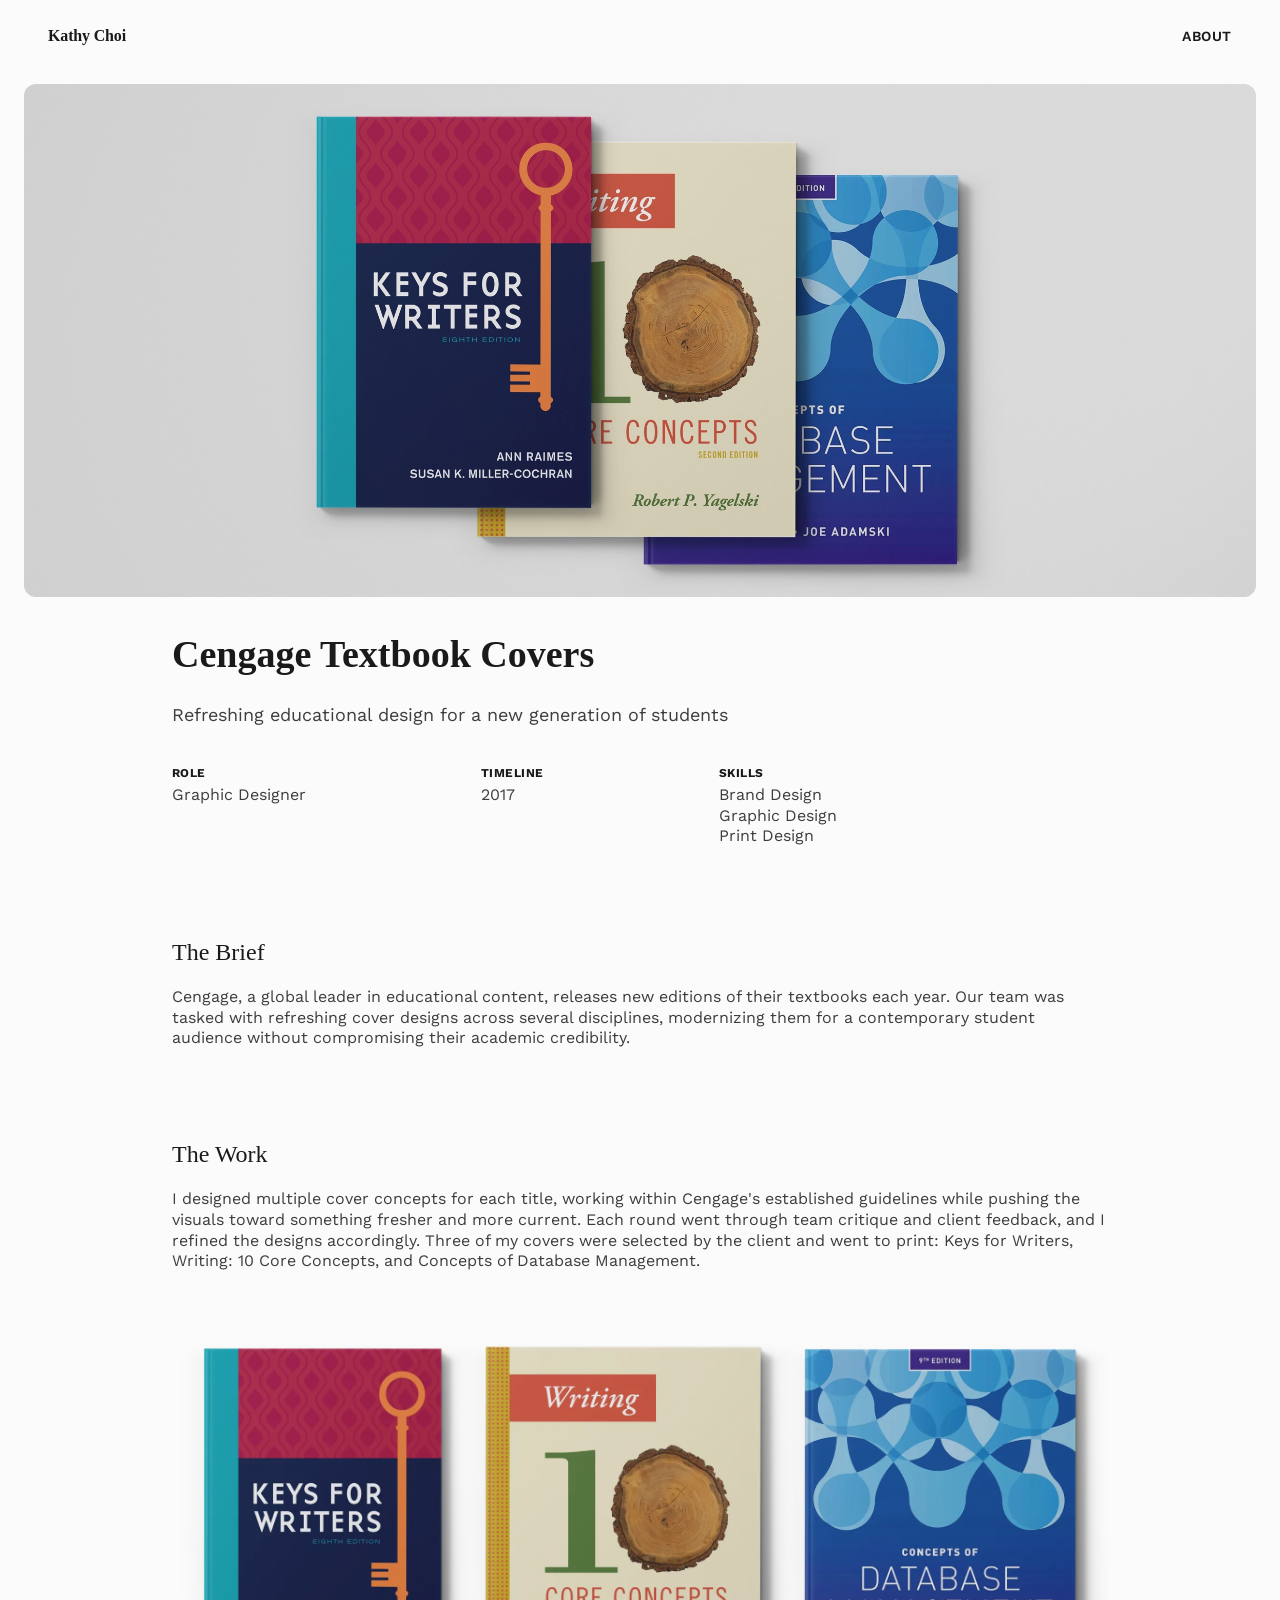
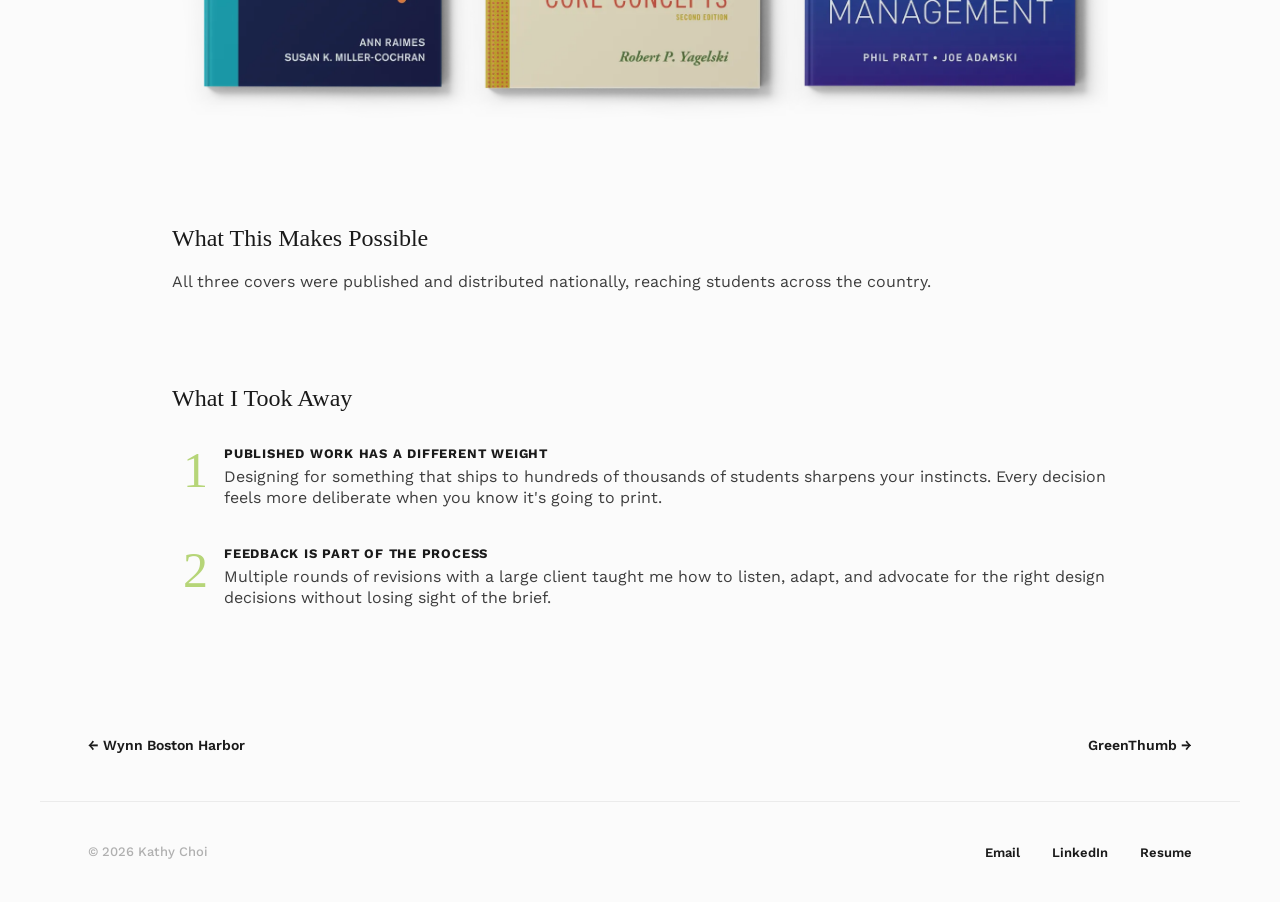
<file: projects/cengage-covers.html>
<!DOCTYPE html>
<html lang="en">
<head>
  <meta charset="UTF-8">
  <meta name="viewport" content="width=device-width, initial-scale=1.0">
  <title>Cengage Textbook Covers — Kathy Choi</title>
  <link rel="preconnect" href="https://fonts.googleapis.com">
  <link rel="preconnect" href="https://fonts.gstatic.com" crossorigin>
  <link href="https://fonts.googleapis.com/css2?family=Work+Sans:ital,wght@0,300;0,400;0,500;0,600;0,700;0,900;1,300;1,400;1,700;1,900&display=swap" rel="stylesheet">
  <link rel="icon" type="image/png" href="../images/k-logo.png">
  <link rel="stylesheet" href="../css/style.css">
</head>
<body>

  <!-- NAV -->
  <nav>
    <a href="../index.html" class="nav-logo">Kathy Choi</a>
    <ul class="nav-links">
      <li><a href="../about.html">About</a></li>
    </ul>
  </nav>

  <!-- TABLE OF CONTENTS -->
  <aside class="toc">
    <a href="../index.html" class="toc-back">&larr; Back</a>
    <ul>
      <li class="toc-star"><img src="../images/star.png" alt=""></li>
      <li><a href="#brief" class="toc-link">The Brief</a></li>
      <li><a href="#work" class="toc-link">The Work</a></li>
      <li><a href="#result" class="toc-link">What This<br>Makes Possible</a></li>
      <li><a href="#outcome" class="toc-link">What I Took Away</a></li>
    </ul>
  </aside>

  <div class="case-wrapper">

    <!-- HERO IMAGE -->
    <div class="case-hero">
      <img src="../images/cengage-hero.jpg" alt="Cengage textbook cover designs">
    </div>

    <!-- TITLE & META -->
    <div class="case-header fade-in">
      <h1>Cengage Textbook Covers</h1>
      <p class="case-subtitle">Refreshing educational design for a new generation of students</p>
      <div class="case-meta">
        <div class="case-meta-item">
          <h3>Role</h3>
          <p>Graphic Designer</p>
        </div>
        <div class="case-meta-item">
          <h3>Timeline</h3>
          <p>2017</p>
        </div>
        <div class="case-meta-item">
          <h3>Skills</h3>
          <p>Brand Design</p>
          <p>Graphic Design</p>
          <p>Print Design</p>
        </div>
      </div>
    </div>

    <!-- THE BRIEF -->
    <div class="case-section fade-in" id="brief">
      <h2>The Brief</h2>
      <p>
        Cengage, a global leader in educational content, releases new editions of their textbooks each year. Our team was tasked with refreshing cover designs across several disciplines, modernizing them for a contemporary student audience without compromising their academic credibility.
      </p>
    </div>

    <!-- THE WORK -->
    <div class="case-section fade-in" id="work">
      <h2>The Work</h2>
      <p>
        I designed multiple cover concepts for each title, working within Cengage's established guidelines while pushing the visuals toward something fresher and more current. Each round went through team critique and client feedback, and I refined the designs accordingly. Three of my covers were selected by the client and went to print: Keys for Writers, Writing: 10 Core Concepts, and Concepts of Database Management.
      </p>
    </div>

    <!-- THREE BOOKS IMAGE -->
    <div class="case-images fade-in">
      <img src="../images/three-books.webp" alt="Three published Cengage textbook covers" loading="lazy" style="width: 100%; display: block; border-radius: 8px;">
    </div>

    <!-- WHAT THIS MAKES POSSIBLE -->
    <div class="case-section fade-in" id="result">
      <h2>What This Makes Possible</h2>
      <p>
        All three covers were published and distributed nationally, reaching students across the country.
      </p>
    </div>

    <!-- WHAT I TOOK AWAY -->
    <div class="case-section fade-in" id="outcome">
      <h2>What I Took Away</h2>

      <div class="takeaway-list">
        <div class="takeaway-item">
          <span class="takeaway-number">1</span>
          <div>
            <h3>Published work has a different weight</h3>
            <p>Designing for something that ships to hundreds of thousands of students sharpens your instincts. Every decision feels more deliberate when you know it's going to print.</p>
          </div>
        </div>
        <div class="takeaway-item">
          <span class="takeaway-number">2</span>
          <div>
            <h3>Feedback is part of the process</h3>
            <p>Multiple rounds of revisions with a large client taught me how to listen, adapt, and advocate for the right design decisions without losing sight of the brief.</p>
          </div>
        </div>
      </div>
    </div>

  </div>

  <!-- PROJECT NAV -->
  <nav class="project-nav">
    <a href="wynn-kiosk.html" class="project-nav-link prev">&larr; Wynn Boston Harbor</a>
    <a href="greenthumb.html" class="project-nav-link next">GreenThumb &rarr;</a>
  </nav>

  <!-- FOOTER -->
  <footer>
    <p>&copy; 2026 Kathy Choi</p>
    <ul class="footer-links">
      <li><a href="mailto:kchoi1@sva.edu" class="email-copy" onclick="copyEmail(this)">Email<span class="copy-toast">Copied!</span></a></li>
      <li><a href="https://www.linkedin.com/in/kathy-choi-45417280" target="_blank">LinkedIn</a></li>
      <li><a href="https://drive.google.com/file/d/1y1ZLLrg5wSyGbIziBuMyG19BUab0SPnS/view?usp=sharing" target="_blank">Resume</a></li>
    </ul>
  </footer>

  <script>
    const observer = new IntersectionObserver((entries) => {
      entries.forEach(entry => {
        if (entry.isIntersecting) entry.target.classList.add('visible');
      });
    }, { threshold: 0.1 });
    document.querySelectorAll('.fade-in').forEach(el => observer.observe(el));

    // TOC position — align with case header, stick at nav
    const toc = document.querySelector('.toc');
    const caseHeader = document.querySelector('.case-header');
    function updateTocPos() {
      const headerTop = caseHeader.getBoundingClientRect().top;
      toc.style.top = Math.max(72, headerTop) + 'px';
    }
    window.addEventListener('scroll', updateTocPos);
    window.addEventListener('load', updateTocPos);

    // TOC dotted line — spans center of first to center of last link
    const tocUl = document.querySelector('.toc ul');
    const tocItems = document.querySelectorAll('.toc ul li:not(.toc-star)');
    const tocLine = document.createElement('div');
    tocLine.className = 'toc-line';
    tocUl.appendChild(tocLine);
    function updateTocLine() {
      const first = tocItems[0];
      const last = tocItems[tocItems.length - 1];
      const firstCenter = first.offsetTop + first.offsetHeight / 2;
      const lastCenter = last.offsetTop + last.offsetHeight / 2;
      tocLine.style.top = firstCenter + 'px';
      tocLine.style.height = (lastCenter - firstCenter) + 'px';
    }
    window.addEventListener('load', updateTocLine);

    // TOC active state + star position
    const tocLinks = document.querySelectorAll('.toc-link');
    const tocStar = document.querySelector('.toc-star');
    const sections = Array.from(tocLinks).map(link => document.querySelector(link.getAttribute('href')));
    function moveStar(activeLink) {
      if (!activeLink || !tocStar) return;
      const li = activeLink.parentElement;
      const starOffset = li.offsetTop + (activeLink.offsetHeight / 2) - (tocStar.offsetHeight / 2);
      tocStar.style.top = starOffset + 'px';
    }
    const tocObserver = new IntersectionObserver((entries) => {
      entries.forEach(entry => {
        if (entry.isIntersecting) {
          tocLinks.forEach(link => link.classList.remove('active'));
          const active = document.querySelector('.toc-link[href="#' + entry.target.id + '"]');
          if (active) {
            active.classList.add('active');
            moveStar(active);
          }
        }
      });
    }, { rootMargin: '-20% 0px -60% 0px' });
    sections.forEach(s => { if (s) tocObserver.observe(s); });

    function copyEmail(el) {
      try {
        const ta = document.createElement('textarea');
        ta.value = 'kchoi1@sva.edu';
        ta.style.position = 'fixed';
        ta.style.left = '-9999px';
        document.body.appendChild(ta);
        ta.select();
        document.execCommand('copy');
        document.body.removeChild(ta);
        const t = el.querySelector('.copy-toast');
        t.classList.add('show');
        setTimeout(() => t.classList.remove('show'), 1500);
      } catch(e) {}
    }

  </script>

</body>
</html>
</file>
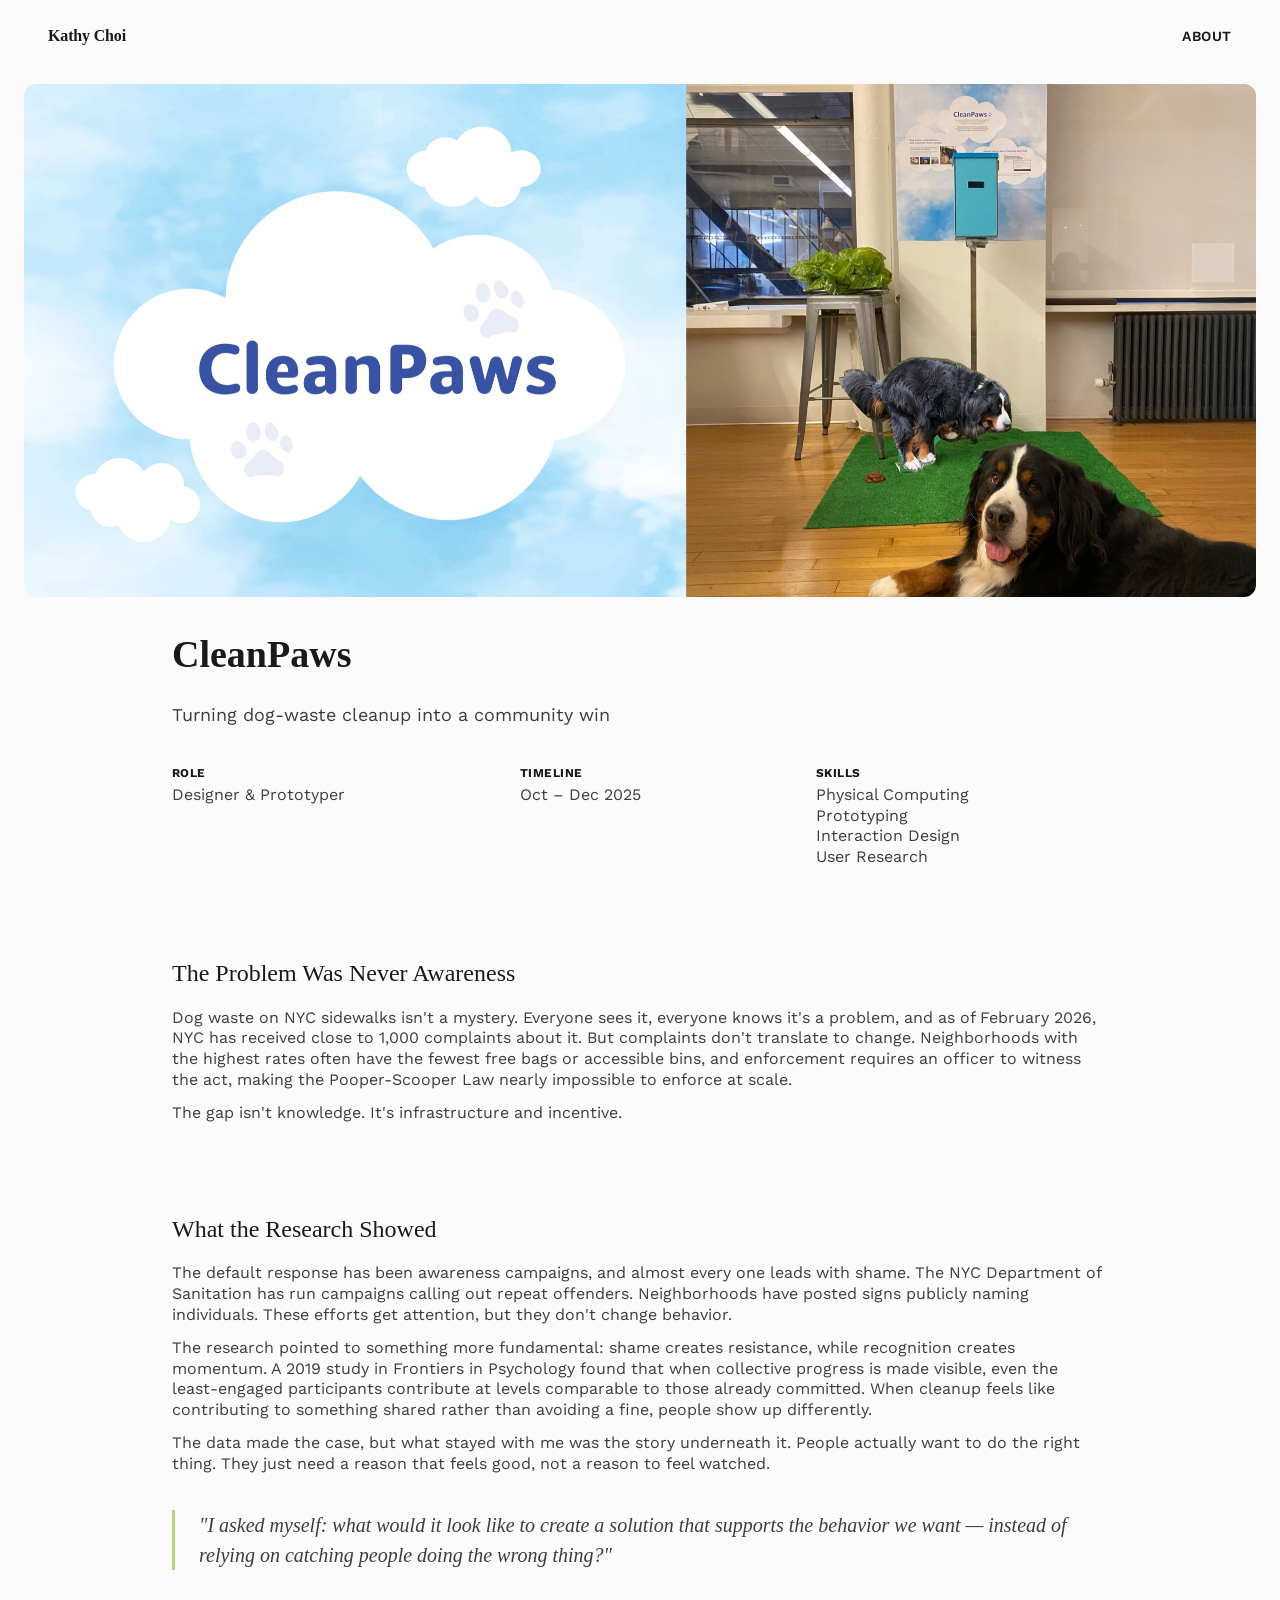
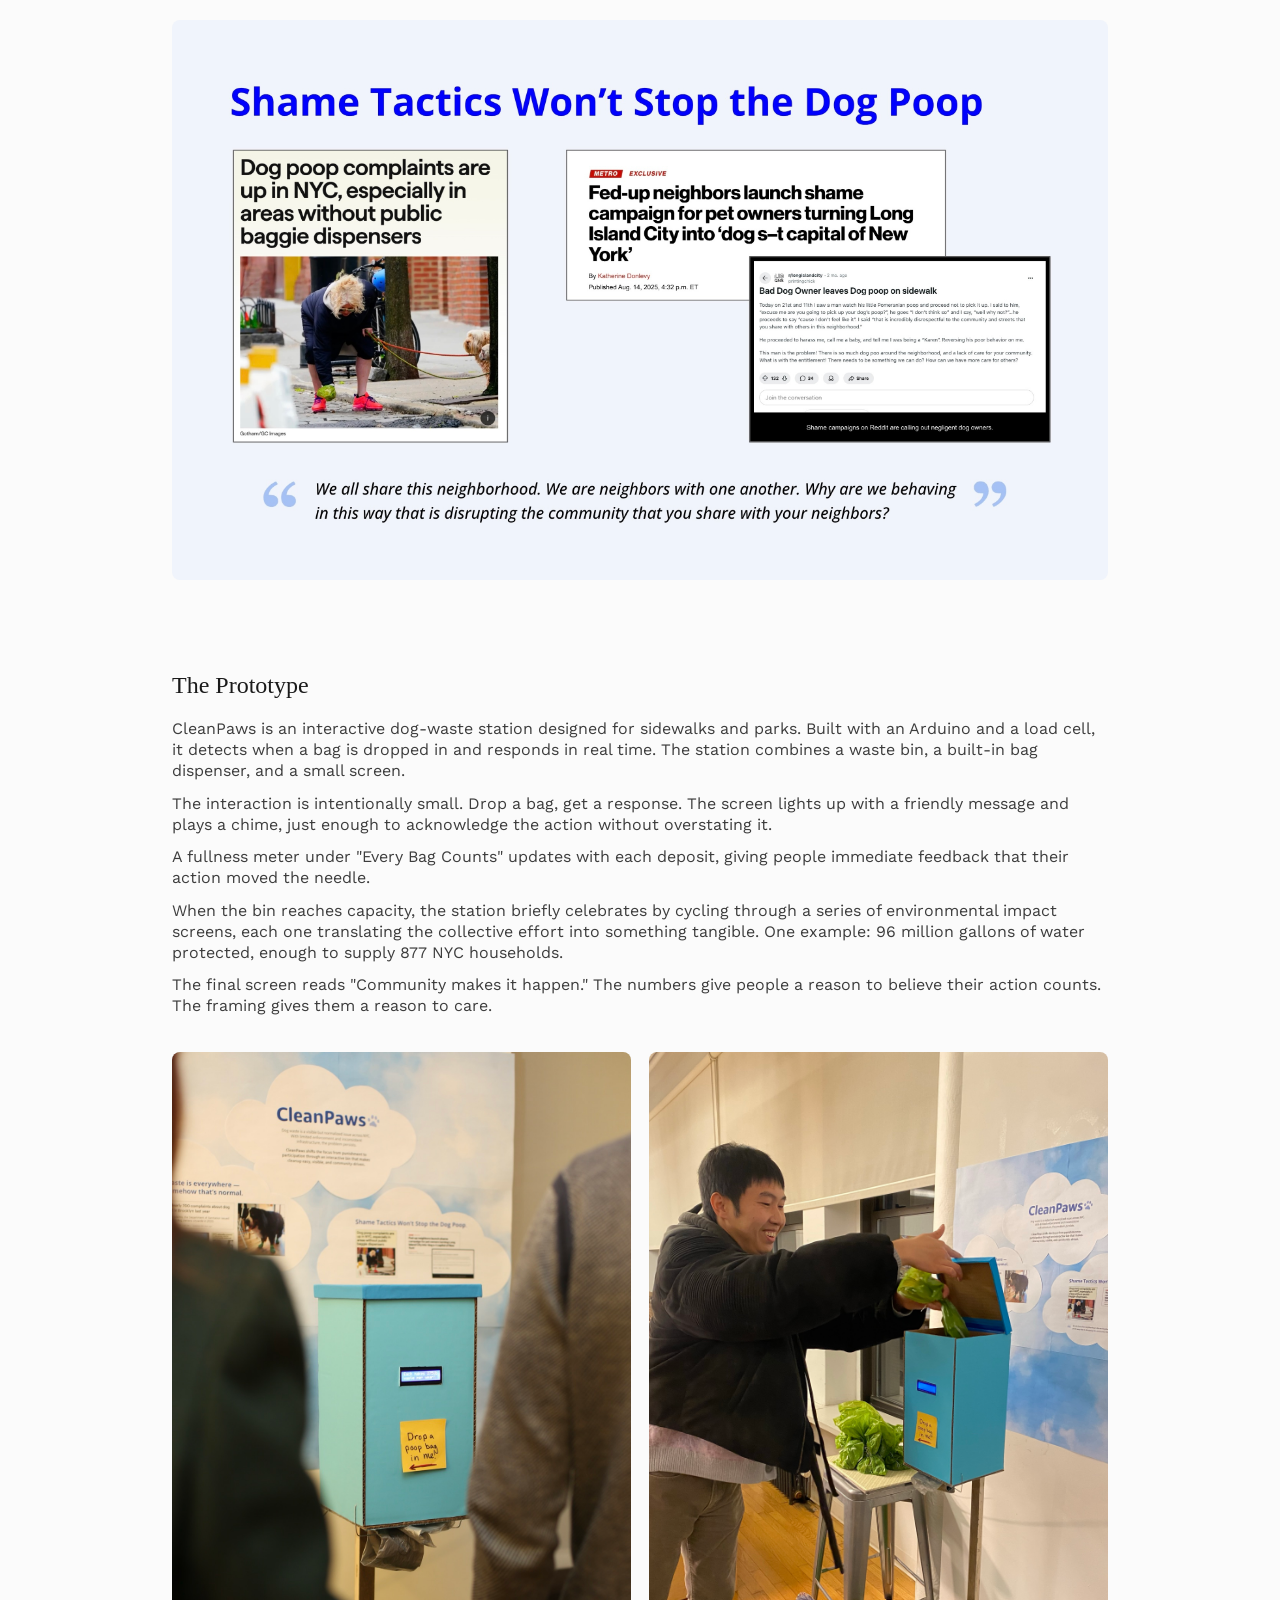
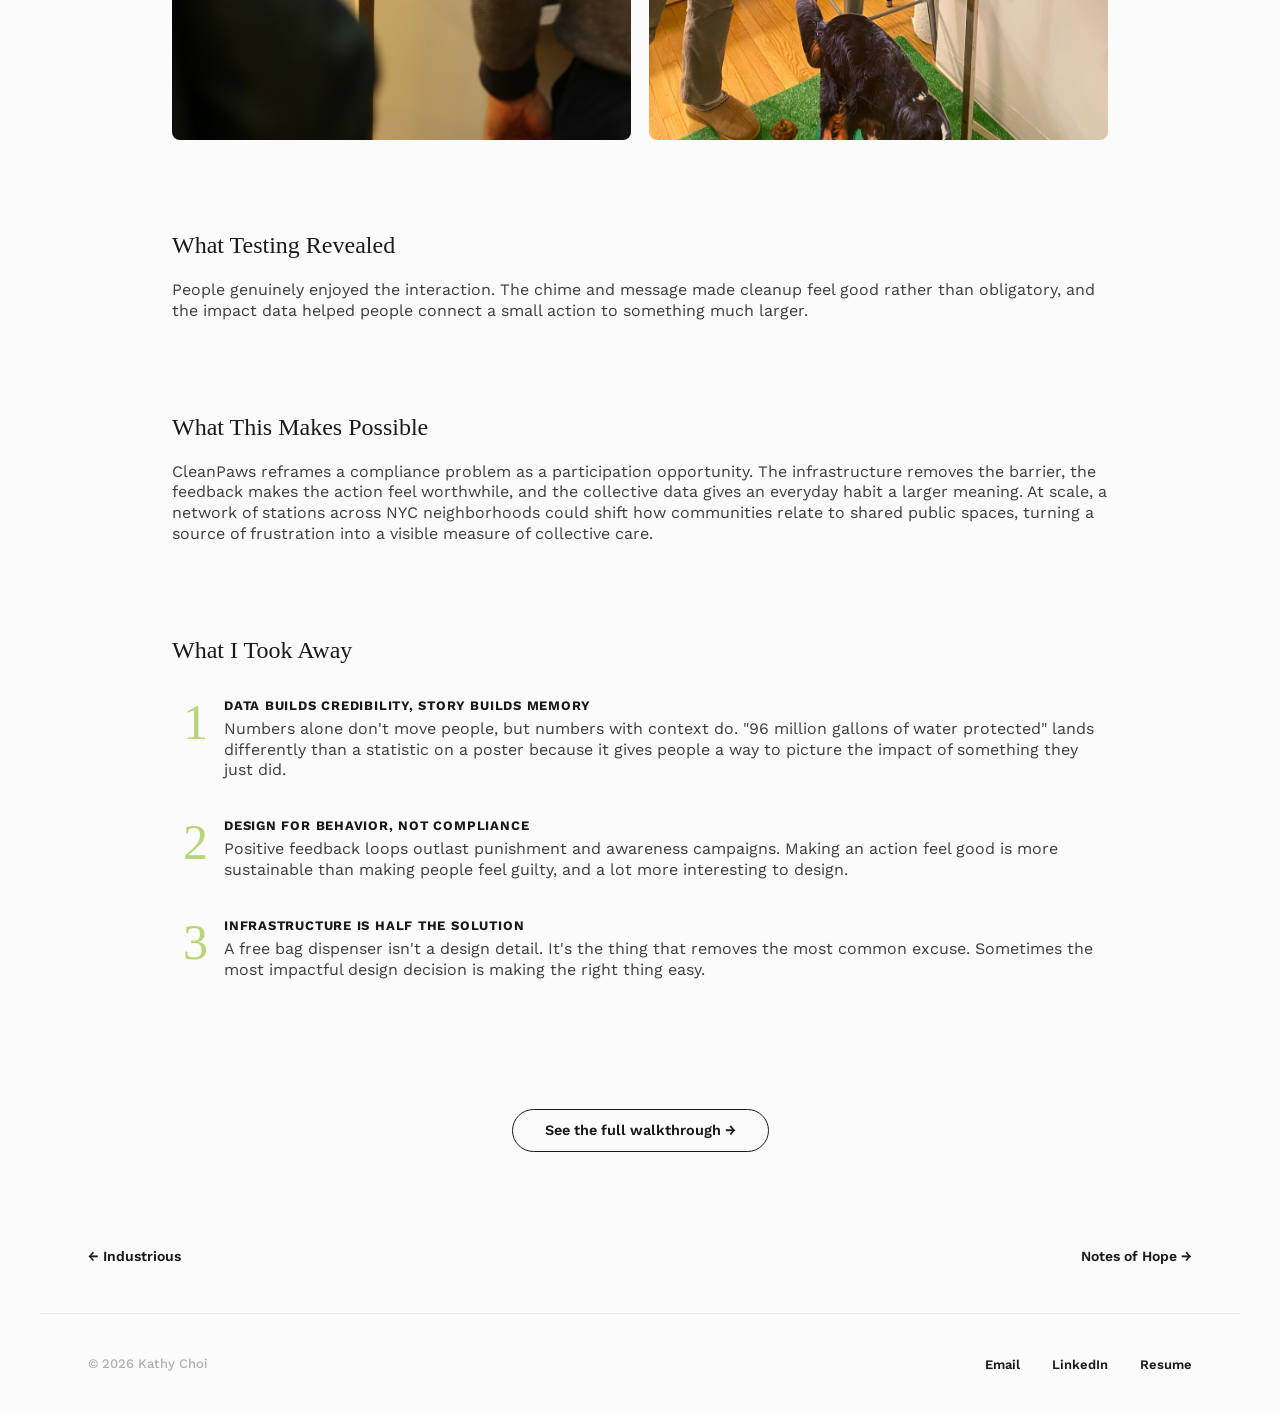
<file: projects/cleanpaws.html>
<!DOCTYPE html>
<html lang="en">
<head>
  <meta charset="UTF-8">
  <meta name="viewport" content="width=device-width, initial-scale=1.0">
  <title>CleanPaws — Kathy Choi</title>
  <link rel="preconnect" href="https://fonts.googleapis.com">
  <link rel="preconnect" href="https://fonts.gstatic.com" crossorigin>
  <link href="https://fonts.googleapis.com/css2?family=Work+Sans:ital,wght@0,300;0,400;0,500;0,600;0,700;0,900;1,300;1,400;1,700;1,900&display=swap" rel="stylesheet">
  <link rel="icon" type="image/png" href="../images/k-logo.png">
  <link rel="stylesheet" href="../css/style.css">
</head>
<body>

  <!-- NAV -->
  <nav>
    <a href="../index.html" class="nav-logo">Kathy Choi</a>
    <ul class="nav-links">
      <li><a href="../about.html">About</a></li>
    </ul>
  </nav>

  <!-- TABLE OF CONTENTS -->
  <aside class="toc">
    <a href="../index.html" class="toc-back">&larr; Back</a>
    <ul>
      <li class="toc-star"><img src="../images/star.png" alt=""></li>
      <li><a href="#problem" class="toc-link">The Problem Was<br>Never Awareness</a></li>
      <li><a href="#research" class="toc-link">What the<br>Research Showed</a></li>
      <li><a href="#solution" class="toc-link">The Prototype</a></li>
      <li><a href="#testing" class="toc-link">What Testing<br>Revealed</a></li>
      <li><a href="#possibilities" class="toc-link">What This<br>Makes Possible</a></li>
      <li><a href="#outcome" class="toc-link">What I Took Away</a></li>
    </ul>
  </aside>

  <div class="case-wrapper">

    <!-- HERO IMAGE -->
    <div class="case-hero">
      <img src="../images/project-4-hero.jpg" alt="CleanPaws project hero" style="object-position: center 54%;">
    </div>

    <!-- TITLE & META -->
    <div class="case-header fade-in">
      <h1>CleanPaws</h1>
      <p class="case-subtitle">Turning dog-waste cleanup into a community win</p>
      <div class="case-meta">
        <div class="case-meta-item">
          <h3>Role</h3>
          <p>Designer &amp; Prototyper</p>
        </div>
        <div class="case-meta-item">
          <h3>Timeline</h3>
          <p>Oct – Dec 2025</p>
        </div>
        <div class="case-meta-item">
          <h3>Skills</h3>
          <p>Physical Computing</p>
          <p>Prototyping</p>
          <p>Interaction Design</p>
          <p>User Research</p>
        </div>
      </div>
    </div>

    <!-- THE PROBLEM WAS NEVER AWARENESS -->
    <div class="case-section fade-in" id="problem">
      <h2>The Problem Was Never Awareness</h2>
      <p>
        Dog waste on NYC sidewalks isn't a mystery. Everyone sees it, everyone knows it's a problem, and as of February 2026, NYC has received close to 1,000 complaints about it. But complaints don't translate to change. Neighborhoods with the highest rates often have the fewest free bags or accessible bins, and enforcement requires an officer to witness the act, making the Pooper-Scooper Law nearly impossible to enforce at scale.
      </p>
      <p>
        The gap isn't knowledge. It's infrastructure and incentive.
      </p>
    </div>

    <!-- RESEARCH BAND: What the Research Showed -->
    <div class="research-band">
      <div class="research-band-inner">

        <!-- WHAT THE RESEARCH SHOWED -->
        <div class="case-section fade-in" id="research">
          <h2>What the Research Showed</h2>
          <p>
            The default response has been awareness campaigns, and almost every one leads with shame. The NYC Department of Sanitation has run campaigns calling out repeat offenders. Neighborhoods have posted signs publicly naming individuals. These efforts get attention, but they don't change behavior.
          </p>
          <p>
            The research pointed to something more fundamental: shame creates resistance, while recognition creates momentum. A 2019 study in Frontiers in Psychology found that when collective progress is made visible, even the least-engaged participants contribute at levels comparable to those already committed. When cleanup feels like contributing to something shared rather than avoiding a fine, people show up differently.
          </p>
          <p>
            The data made the case, but what stayed with me was the story underneath it. People actually want to do the right thing. They just need a reason that feels good, not a reason to feel watched.
          </p>
        </div>

        <!-- CALLOUT -->
        <div class="case-quotes">
          <div class="quote-block fade-in">
            <blockquote>
              "I asked myself: what would it look like to create a solution that supports the behavior we want — instead of relying on catching people doing the wrong thing?"
            </blockquote>
          </div>
        </div>

        <!-- SHAME CAMPAIGNS IMAGE -->
        <div class="case-images fade-in" style="margin-top: 15px;">
          <img src="../images/shame.jpg" alt="Examples of shame-based dog waste campaigns" loading="lazy" style="width: 100%; border-radius: 8px;">
        </div>

      </div>
    </div>

    <!-- The Prototype -->
    <div class="case-section fade-in" id="solution">
      <h2>The Prototype</h2>
      <p>
        CleanPaws is an interactive dog-waste station designed for sidewalks and parks. Built with an Arduino and a load cell, it detects when a bag is dropped in and responds in real time. The station combines a waste bin, a built-in bag dispenser, and a small screen.
      </p>
      <p>
        The interaction is intentionally small. Drop a bag, get a response. The screen lights up with a friendly message and plays a chime, just enough to acknowledge the action without overstating it.
      </p>
      <p>
        A fullness meter under "Every Bag Counts" updates with each deposit, giving people immediate feedback that their action moved the needle.
      </p>
      <p>
        When the bin reaches capacity, the station briefly celebrates by cycling through a series of environmental impact screens, each one translating the collective effort into something tangible. One example: 96 million gallons of water protected, enough to supply 877 NYC households.
      </p>
      <p>
        The final screen reads "Community makes it happen." The numbers give people a reason to believe their action counts. The framing gives them a reason to care.
      </p>
    </div>

    <!-- BUILDING IMAGES -->
    <div class="insights-grid fade-in">
      <div class="video-cell">
        <img src="../images/dropbag.jpg" alt="CleanPaws bag dispenser" loading="lazy">
      </div>
      <div class="video-cell">
        <img src="../images/baggie2.jpg" alt="CleanPaws bag drop interaction" loading="lazy">
      </div>
    </div>

    <!-- WHAT TESTING REVEALED -->
    <div class="case-section fade-in" id="testing">
      <h2>What Testing Revealed</h2>
      <p>
        People genuinely enjoyed the interaction. The chime and message made cleanup feel good rather than obligatory, and the impact data helped people connect a small action to something much larger.
      </p>
    </div>

    <!-- WHAT THIS MAKES POSSIBLE -->
    <div class="case-section fade-in" id="possibilities">
      <h2>What This Makes Possible</h2>
      <p>
        CleanPaws reframes a compliance problem as a participation opportunity. The infrastructure removes the barrier, the feedback makes the action feel worthwhile, and the collective data gives an everyday habit a larger meaning. At scale, a network of stations across NYC neighborhoods could shift how communities relate to shared public spaces, turning a source of frustration into a visible measure of collective care.
      </p>
    </div>

    <!-- WHAT I TOOK AWAY -->
    <div class="case-section fade-in" id="outcome">
      <h2>What I Took Away</h2>

      <div class="takeaway-list">
        <div class="takeaway-item">
          <span class="takeaway-number">1</span>
          <div>
            <h3>Data builds credibility, story builds memory</h3>
            <p>Numbers alone don't move people, but numbers with context do. "96 million gallons of water protected" lands differently than a statistic on a poster because it gives people a way to picture the impact of something they just did.</p>
          </div>
        </div>
        <div class="takeaway-item">
          <span class="takeaway-number">2</span>
          <div>
            <h3>Design for behavior, not compliance</h3>
            <p>Positive feedback loops outlast punishment and awareness campaigns. Making an action feel good is more sustainable than making people feel guilty, and a lot more interesting to design.</p>
          </div>
        </div>
        <div class="takeaway-item">
          <span class="takeaway-number">3</span>
          <div>
            <h3>Infrastructure is half the solution</h3>
            <p>A free bag dispenser isn't a design detail. It's the thing that removes the most common excuse. Sometimes the most impactful design decision is making the right thing easy.</p>
          </div>
        </div>
      </div>
    </div>

  </div>

  <!-- CTA -->
  <div class="case-cta fade-in">
    <a href="https://www.youtube.com/watch?v=bw4dPbINfPk" target="_blank">See the full walkthrough &rarr;</a>
  </div>

  <!-- PROJECT NAV -->
  <nav class="project-nav">
    <a href="industrious.html" class="project-nav-link prev">&larr; Industrious</a>
    <a href="notes-of-hope.html" class="project-nav-link next">Notes of Hope &rarr;</a>
  </nav>

  <!-- FOOTER -->
  <footer>
    <p>&copy; 2026 Kathy Choi</p>
    <ul class="footer-links">
      <li><a href="mailto:kchoi1@sva.edu" class="email-copy" onclick="copyEmail(this)">Email<span class="copy-toast">Copied!</span></a></li>
      <li><a href="https://www.linkedin.com/in/kathy-choi-45417280" target="_blank">LinkedIn</a></li>
      <li><a href="https://drive.google.com/file/d/1y1ZLLrg5wSyGbIziBuMyG19BUab0SPnS/view?usp=sharing" target="_blank">Resume</a></li>
    </ul>
  </footer>

  <script>
    const observer = new IntersectionObserver((entries) => {
      entries.forEach(entry => {
        if (entry.isIntersecting) entry.target.classList.add('visible');
      });
    }, { threshold: 0.1 });
    document.querySelectorAll('.fade-in').forEach(el => observer.observe(el));

    // TOC position — align with case header, stick at nav
    const toc = document.querySelector('.toc');
    const caseHeader = document.querySelector('.case-header');
    function updateTocPos() {
      const headerTop = caseHeader.getBoundingClientRect().top;
      toc.style.top = Math.max(72, headerTop) + 'px';
    }
    window.addEventListener('scroll', updateTocPos);
    window.addEventListener('load', updateTocPos);

    // TOC dotted line
    const tocUl = document.querySelector('.toc ul');
    const tocItems = document.querySelectorAll('.toc ul li:not(.toc-star)');
    const tocLine = document.createElement('div');
    tocLine.className = 'toc-line';
    tocUl.appendChild(tocLine);
    function updateTocLine() {
      const first = tocItems[0];
      const last = tocItems[tocItems.length - 1];
      const firstCenter = first.offsetTop + first.offsetHeight / 2;
      const lastCenter = last.offsetTop + last.offsetHeight / 2;
      tocLine.style.top = firstCenter + 'px';
      tocLine.style.height = (lastCenter - firstCenter) + 'px';
    }
    window.addEventListener('load', updateTocLine);

    // TOC active state + star position
    const tocLinks = document.querySelectorAll('.toc-link');
    const tocStar = document.querySelector('.toc-star');
    const sections = Array.from(tocLinks).map(link => document.querySelector(link.getAttribute('href')));
    function moveStar(activeLink) {
      if (!activeLink || !tocStar) return;
      const li = activeLink.parentElement;
      const starOffset = li.offsetTop + (activeLink.offsetHeight / 2) - (tocStar.offsetHeight / 2);
      tocStar.style.top = starOffset + 'px';
    }
    const tocObserver = new IntersectionObserver((entries) => {
      entries.forEach(entry => {
        if (entry.isIntersecting) {
          tocLinks.forEach(link => link.classList.remove('active'));
          const active = document.querySelector('.toc-link[href="#' + entry.target.id + '"]');
          if (active) {
            active.classList.add('active');
            moveStar(active);
          }
        }
      });
    }, { rootMargin: '-20% 0px -60% 0px' });
    sections.forEach(s => { if (s) tocObserver.observe(s); });

    function copyEmail(el) {
      try {
        const ta = document.createElement('textarea');
        ta.value = 'kchoi1@sva.edu';
        ta.style.position = 'fixed';
        ta.style.left = '-9999px';
        document.body.appendChild(ta);
        ta.select();
        document.execCommand('copy');
        document.body.removeChild(ta);
        const t = el.querySelector('.copy-toast');
        t.classList.add('show');
        setTimeout(() => t.classList.remove('show'), 1500);
      } catch(e) {}
    }

  </script>

</body>
</html>
</file>
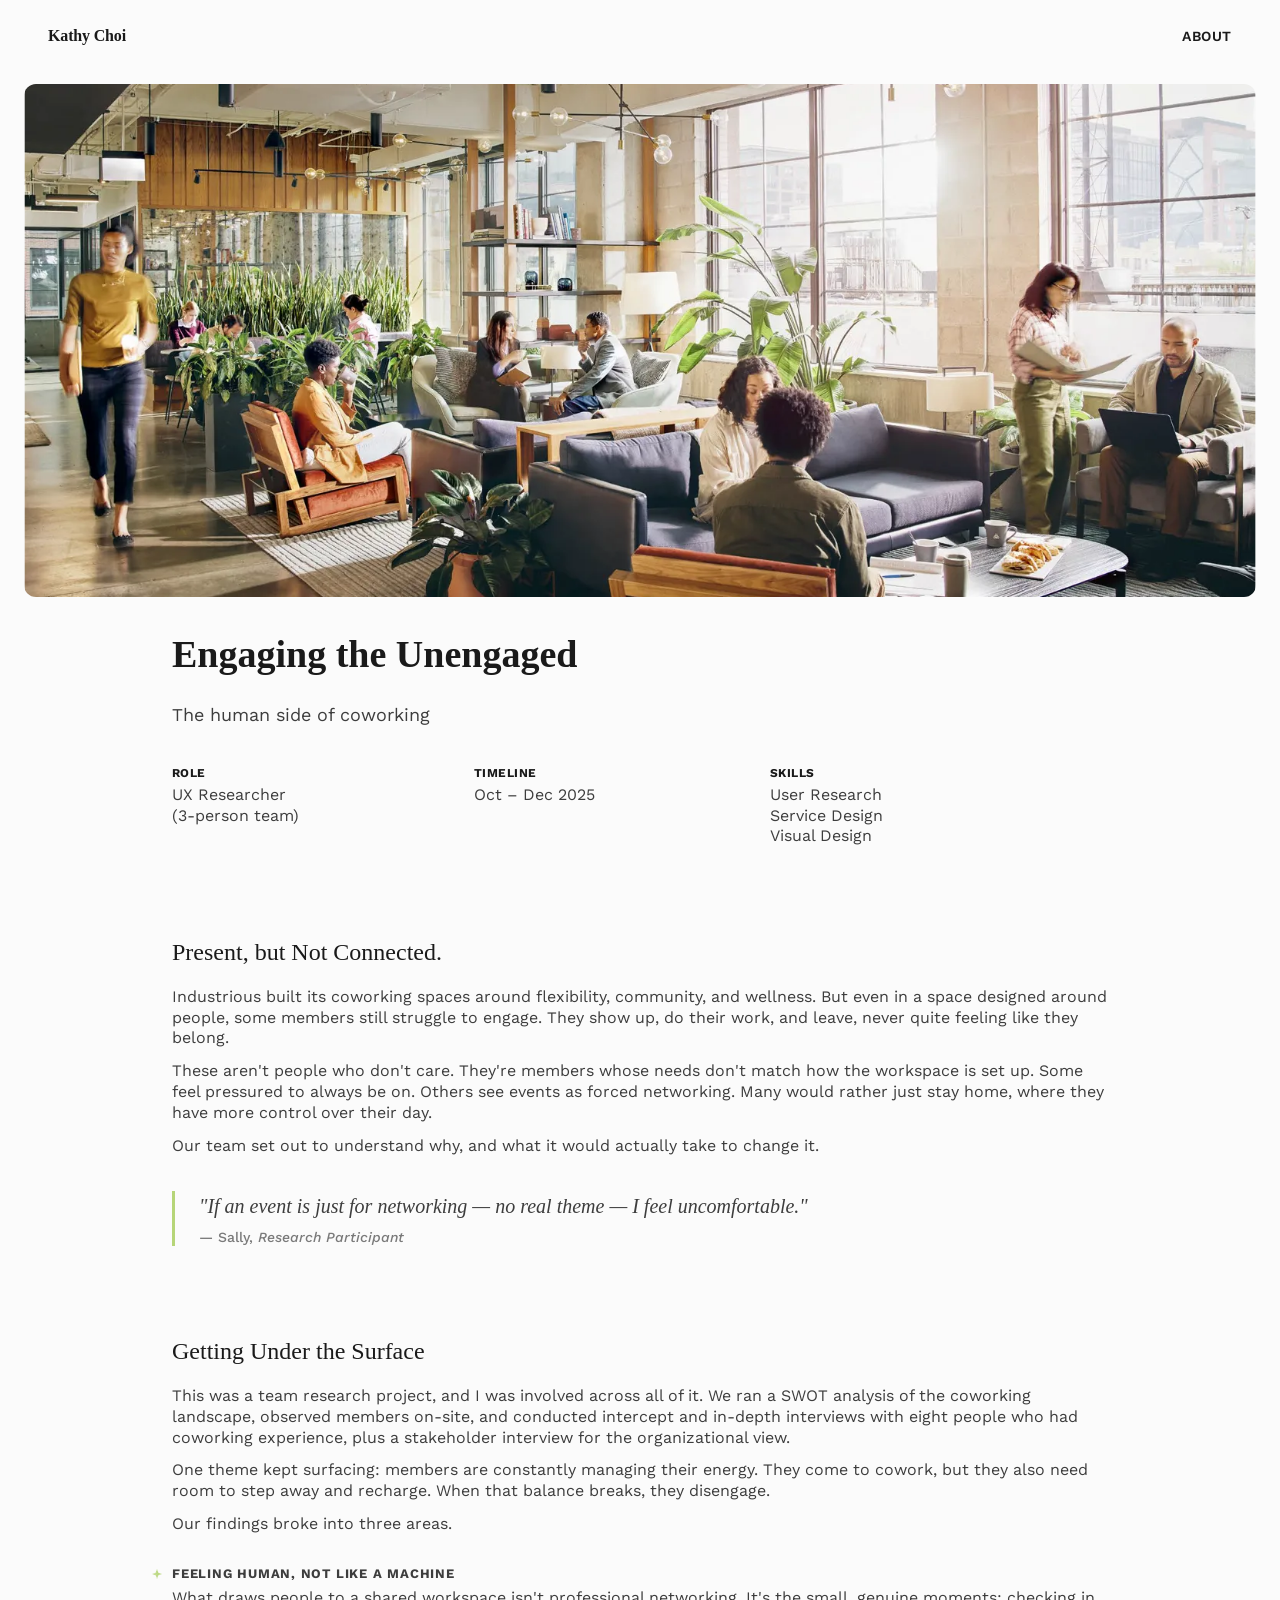
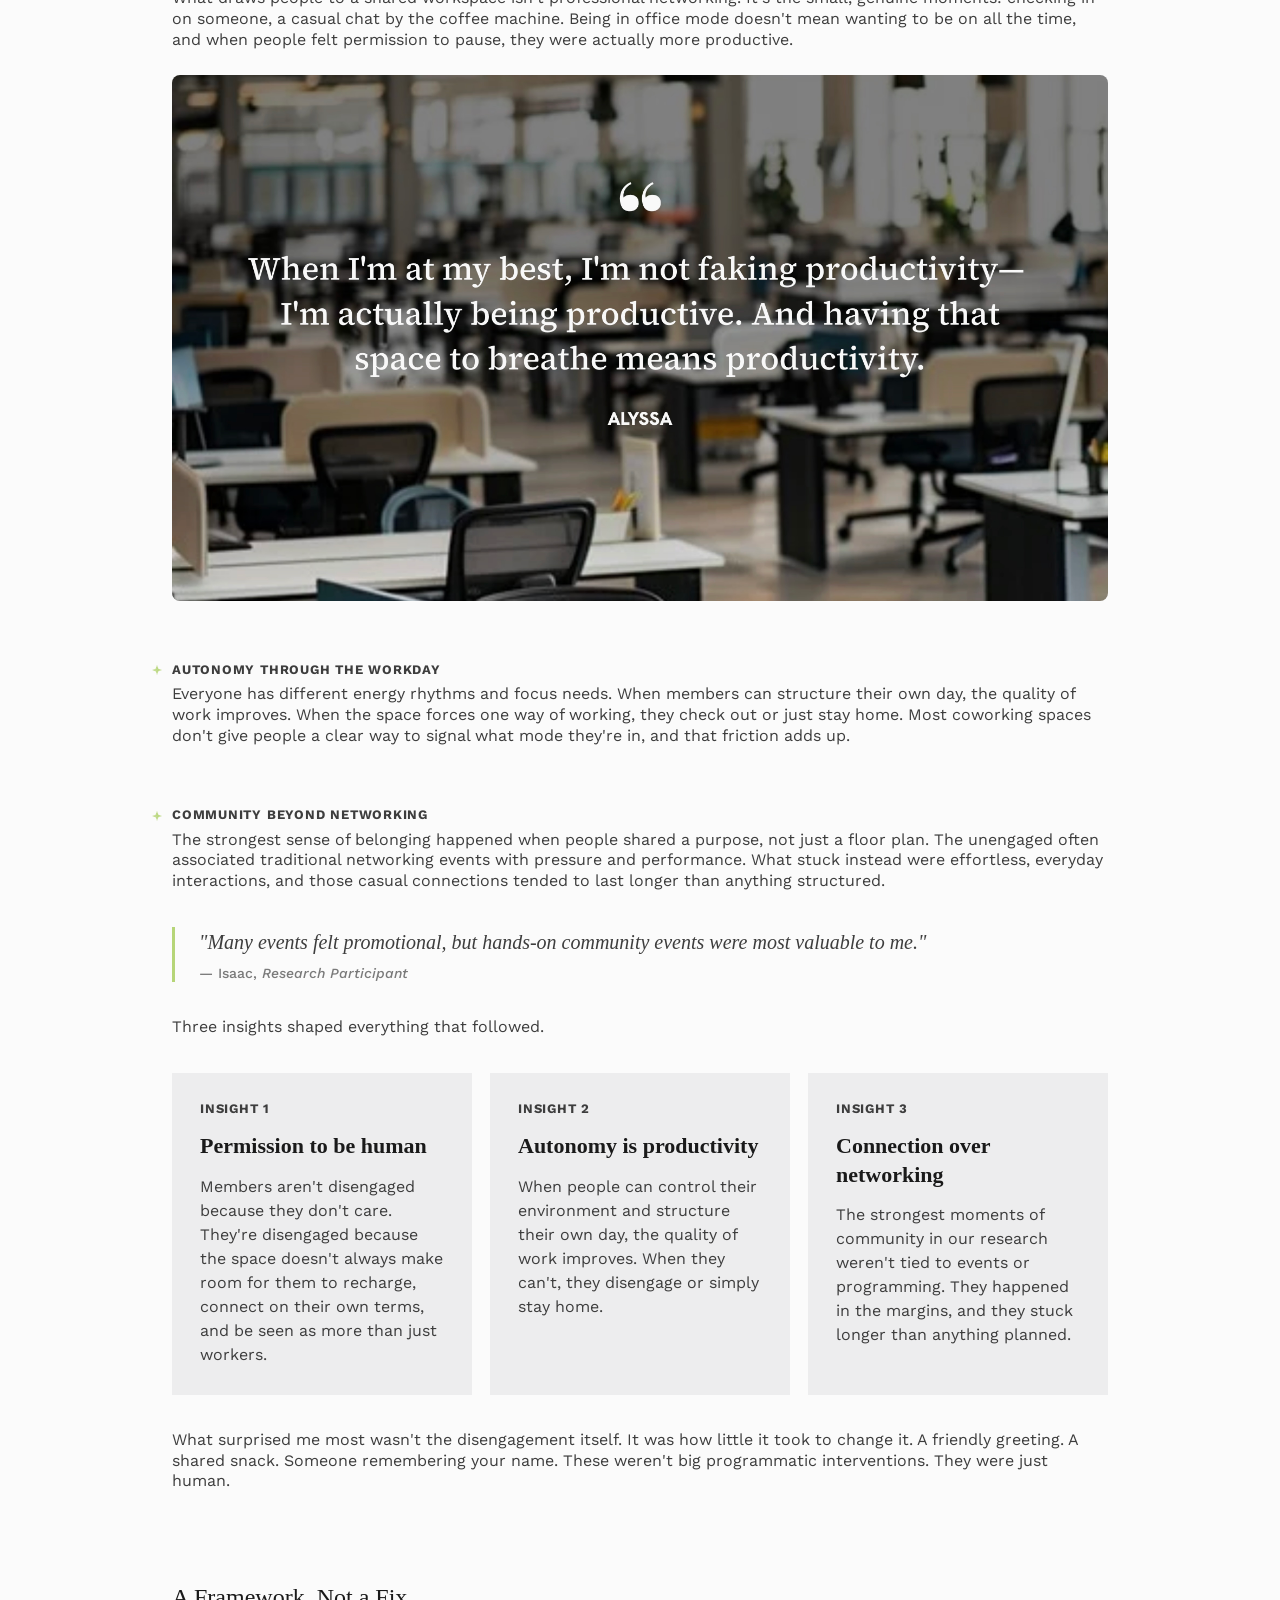
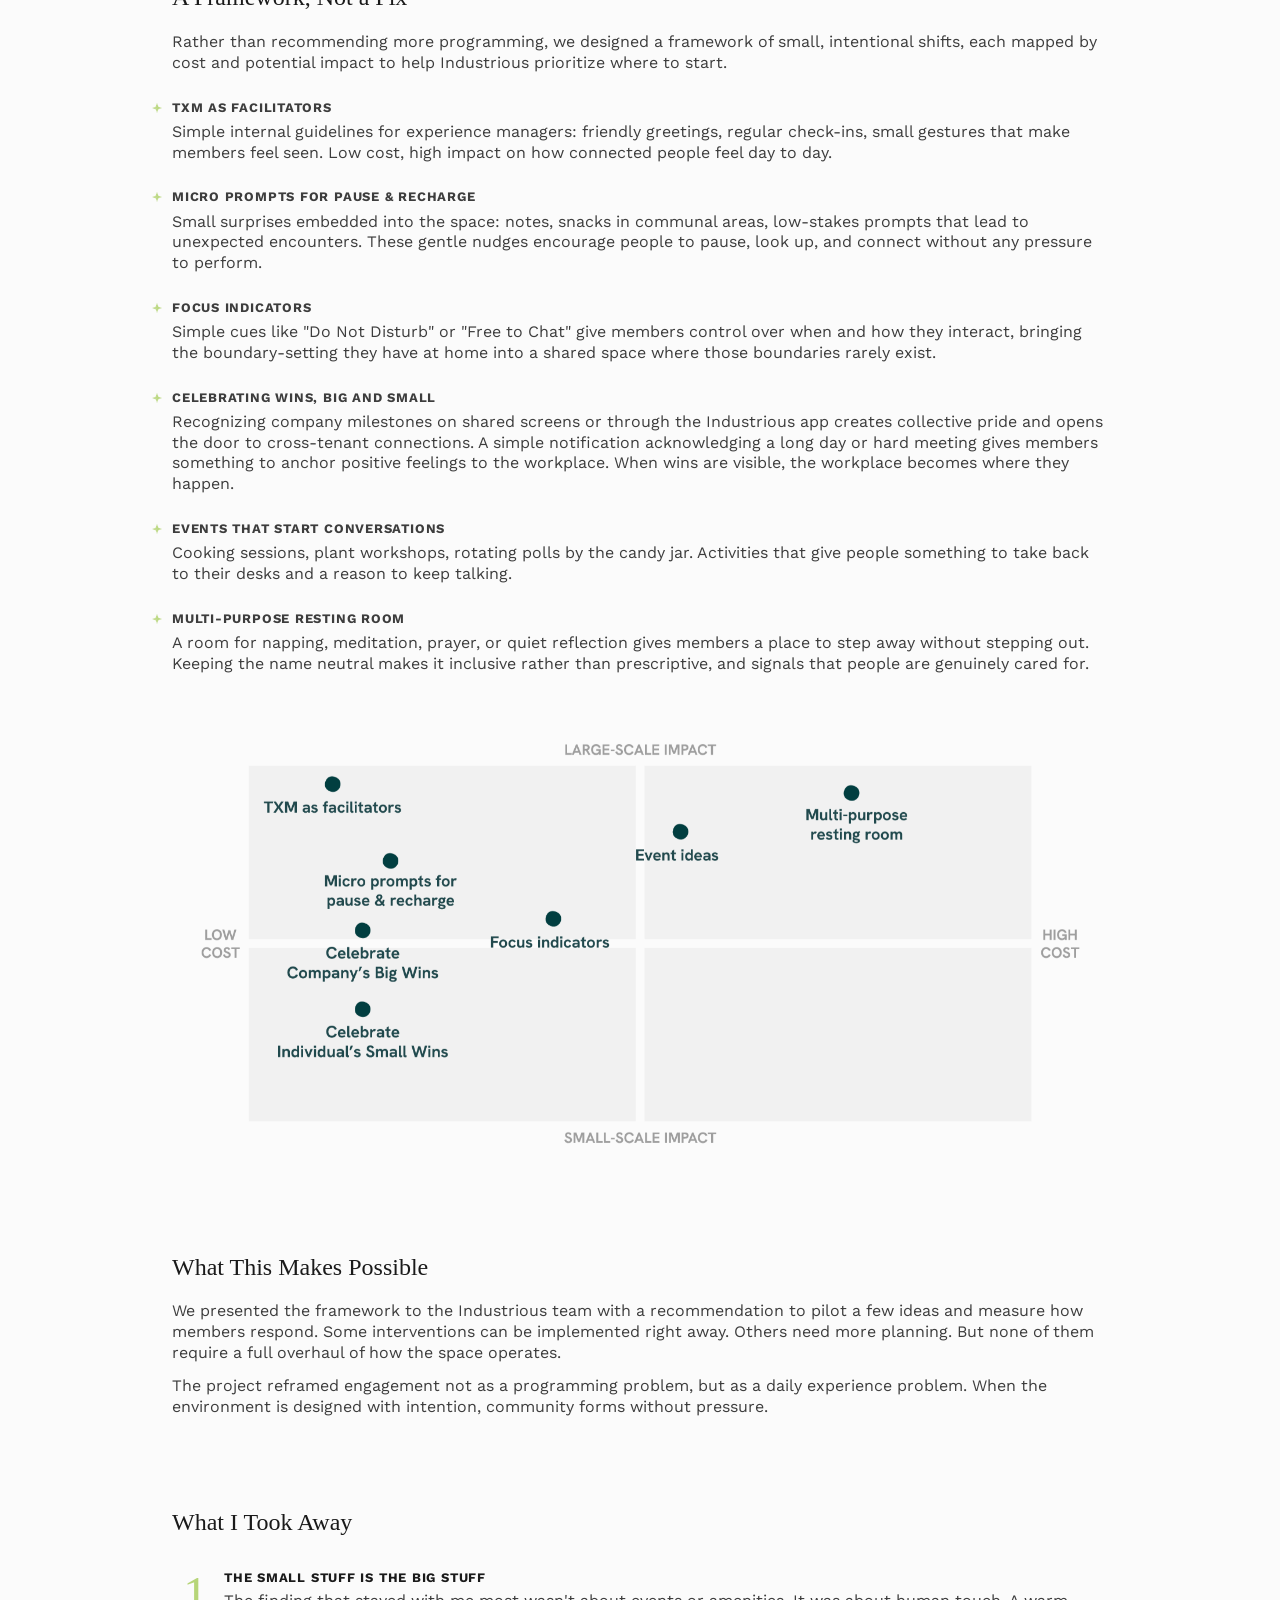
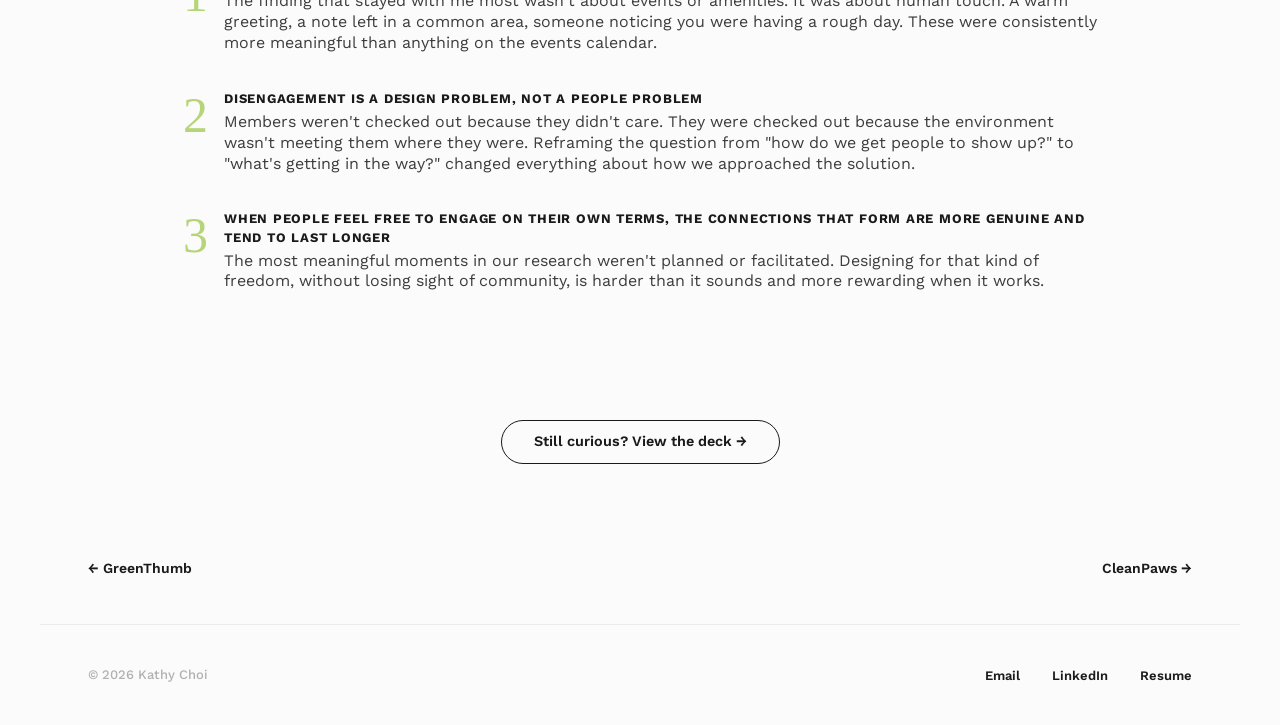
<file: projects/industrious.html>
<!DOCTYPE html>
<html lang="en">
<head>
  <meta charset="UTF-8">
  <meta name="viewport" content="width=device-width, initial-scale=1.0">
  <title>Industrious — Kathy Choi</title>
  <link rel="preconnect" href="https://fonts.googleapis.com">
  <link rel="preconnect" href="https://fonts.gstatic.com" crossorigin>
  <link href="https://fonts.googleapis.com/css2?family=Work+Sans:ital,wght@0,300;0,400;0,500;0,600;0,700;0,900;1,300;1,400;1,700;1,900&display=swap" rel="stylesheet">
  <link rel="icon" type="image/png" href="../images/k-logo.png">
  <link rel="stylesheet" href="../css/style.css">
</head>
<body>

  <!-- NAV -->
  <nav>
    <a href="../index.html" class="nav-logo">Kathy Choi</a>
    <ul class="nav-links">
      <li><a href="../about.html">About</a></li>
    </ul>
  </nav>

  <!-- TABLE OF CONTENTS -->
  <aside class="toc">
    <a href="../index.html" class="toc-back">&larr; Back</a>
    <ul>
      <li class="toc-star"><img src="../images/star.png" alt=""></li>
      <li><a href="#problem" class="toc-link">Present, but<br>Not Connected</a></li>
      <li><a href="#research" class="toc-link">Getting Under<br>the Surface</a></li>
      <li><a href="#solution" class="toc-link">A Framework,<br>Not a Fix</a></li>
      <li><a href="#possibilities" class="toc-link">What This<br>Makes Possible</a></li>
      <li><a href="#outcome" class="toc-link">What I Took Away</a></li>
    </ul>
  </aside>

  <div class="case-wrapper">

    <!-- HERO IMAGE -->
    <div class="case-hero">
      <img src="../images/industrious_img1.webp" alt="Industrious project hero">
    </div>

    <!-- TITLE & META -->
    <div class="case-header fade-in">
      <h1>Engaging the Unengaged</h1>
      <p class="case-subtitle">The human side of coworking</p>
      <div class="case-meta">
        <div class="case-meta-item">
          <h3>Role</h3>
          <p>UX Researcher<br>(3-person team)</p>
        </div>
        <div class="case-meta-item">
          <h3>Timeline</h3>
          <p>Oct – Dec 2025</p>
        </div>
        <div class="case-meta-item">
          <h3>Skills</h3>
          <p>User Research</p>
          <p>Service Design</p>
          <p>Visual Design</p>
        </div>
      </div>
    </div>

    <!-- THE SPACE WAS THERE. THE CONNECTION WASN'T. -->
    <div class="case-section fade-in" id="problem">
      <h2>Present, but Not Connected.</h2>
      <p>
        Industrious built its coworking spaces around flexibility, community, and wellness. But even in a space designed around people, some members still struggle to engage. They show up, do their work, and leave, never quite feeling like they belong.
      </p>
      <p>
        These aren't people who don't care. They're members whose needs don't match how the workspace is set up. Some feel pressured to always be on. Others see events as forced networking. Many would rather just stay home, where they have more control over their day.
      </p>
      <p>
        Our team set out to understand why, and what it would actually take to change it.
      </p>
    </div>

    <!-- QUOTE: SALLY — NETWORKING -->
    <div class="case-quotes">
      <div class="quote-block fade-in">
        <blockquote>
          "If an event is just for networking — no real theme — I feel uncomfortable."
        </blockquote>
        <cite>— Sally, <span class="cite-title">Research Participant</span></cite>
      </div>
    </div>

    <!-- RESEARCH BAND: Getting Under the Surface -->
    <div class="research-band">
      <div class="research-band-inner">

        <!-- GETTING UNDER THE SURFACE -->
        <div class="case-section fade-in" id="research">
          <h2>Getting Under the Surface</h2>
          <p>
            This was a team research project, and I was involved across all of it. We ran a SWOT analysis of the coworking landscape, observed members on-site, and conducted intercept and in-depth interviews with eight people who had coworking experience, plus a stakeholder interview for the organizational view.
          </p>
          <p>
            One theme kept surfacing: members are constantly managing their energy. They come to cowork, but they also need room to step away and recharge. When that balance breaks, they disengage.
          </p>
          <p>
            Our findings broke into three areas.
          </p>
        </div>

        <!-- FINDING 1 -->
        <div class="case-section fade-in" style="margin-top: -30px;">
          <h3><img src="../images/star.png" alt="" class="h3-star" loading="lazy"> Feeling human, not like a machine</h3>
          <p>
            What draws people to a shared workspace isn't professional networking. It's the small, genuine moments: checking in on someone, a casual chat by the coffee machine. Being in office mode doesn't mean wanting to be on all the time, and when people felt permission to pause, they were actually more productive.
          </p>
        </div>

        <!-- QUOTE: ALYSSA -->
        <div class="case-images fade-in" style="margin-top: -10px;">
          <img src="../images/alyssa-quote.jpg" alt="Alyssa quote: There was no space to just be away from work — you always had to be in it." loading="lazy" style="width: 100%; border-radius: 8px;">
        </div>

        <!-- FINDING 2 -->
        <div class="case-section fade-in">
          <h3><img src="../images/star.png" alt="" class="h3-star" loading="lazy"> Autonomy through the workday</h3>
          <p>
            Everyone has different energy rhythms and focus needs. When members can structure their own day, the quality of work improves. When the space forces one way of working, they check out or just stay home. Most coworking spaces don't give people a clear way to signal what mode they're in, and that friction adds up.
          </p>
        </div>

        <!-- FINDING 3 -->
        <div class="case-section fade-in">
          <h3><img src="../images/star.png" alt="" class="h3-star" loading="lazy"> Community beyond networking</h3>
          <p>
            The strongest sense of belonging happened when people shared a purpose, not just a floor plan. The unengaged often associated traditional networking events with pressure and performance. What stuck instead were effortless, everyday interactions, and those casual connections tended to last longer than anything structured.
          </p>
        </div>

        <!-- QUOTE: ISAAC — EVENTS -->
        <div class="case-quotes">
          <div class="quote-block fade-in">
            <blockquote>
              "Many events felt promotional, but hands-on community events were most valuable to me."
            </blockquote>
            <cite>— Isaac, <span class="cite-title">Research Participant</span></cite>
          </div>
        </div>

        <!-- TRANSITION -->
        <div class="case-section fade-in">
          <p>
            Three insights shaped everything that followed.
          </p>
        </div>

        <!-- KEY INSIGHTS -->
        <div class="insights-grid three-col fade-in">
          <div class="case-insight">
            <h3>Insight 1</h3>
            <p class="insight-title">Permission to be&nbsp;human</p>
            <p>
              Members aren't disengaged because they don't care. They're disengaged because the space doesn't always make room for them to recharge, connect on their own terms, and be seen as more than just workers.
            </p>
          </div>
          <div class="case-insight">
            <h3>Insight 2</h3>
            <p class="insight-title">Autonomy is productivity</p>
            <p>
              When people can control their environment and structure their own day, the quality of work improves. When they can't, they disengage or simply stay home.
            </p>
          </div>
          <div class="case-insight">
            <h3>Insight 3</h3>
            <p class="insight-title">Connection over networking</p>
            <p>
              The strongest moments of community in our research weren't tied to events or programming. They happened in the margins, and they stuck longer than anything planned.
            </p>
          </div>
        </div>

        <!-- POST-INSIGHTS -->
        <div class="case-section fade-in">
          <p>
            What surprised me most wasn't the disengagement itself. It was how little it took to change it. A friendly greeting. A shared snack. Someone remembering your name. These weren't big programmatic interventions. They were just human.
          </p>
        </div>

      </div>
    </div>

    <!-- A FRAMEWORK, NOT A FIX -->
    <div class="case-section fade-in" id="solution">
      <h2>A Framework, Not a Fix</h2>
      <p>
        Rather than recommending more programming, we designed a framework of small, intentional shifts, each mapped by cost and potential impact to help Industrious prioritize where to start.
      </p>
      <h3><img src="../images/star.png" alt="" class="h3-star" loading="lazy"> TXM as facilitators</h3>
      <p>
        Simple internal guidelines for experience managers: friendly greetings, regular check-ins, small gestures that make members feel seen. Low cost, high impact on how connected people feel day to day.
      </p>
      <h3><img src="../images/star.png" alt="" class="h3-star" loading="lazy"> Micro prompts for pause & recharge</h3>
      <p>
        Small surprises embedded into the space: notes, snacks in communal areas, low-stakes prompts that lead to unexpected encounters. These gentle nudges encourage people to pause, look up, and connect without any pressure to perform.
      </p>
      <h3><img src="../images/star.png" alt="" class="h3-star" loading="lazy"> Focus indicators</h3>
      <p>
        Simple cues like "Do Not Disturb" or "Free to Chat" give members control over when and how they interact, bringing the boundary-setting they have at home into a shared space where those boundaries rarely exist.
      </p>
      <h3><img src="../images/star.png" alt="" class="h3-star" loading="lazy"> Celebrating wins, big and small</h3>
      <p>
        Recognizing company milestones on shared screens or through the Industrious app creates collective pride and opens the door to cross-tenant connections. A simple notification acknowledging a long day or hard meeting gives members something to anchor positive feelings to the workplace. When wins are visible, the workplace becomes where they happen.
      </p>
      <h3><img src="../images/star.png" alt="" class="h3-star" loading="lazy"> Events that start conversations</h3>
      <p>
        Cooking sessions, plant workshops, rotating polls by the candy jar. Activities that give people something to take back to their desks and a reason to keep talking.
      </p>
      <h3><img src="../images/star.png" alt="" class="h3-star" loading="lazy"> Multi-purpose resting room</h3>
      <p>
        A room for napping, meditation, prayer, or quiet reflection gives members a place to step away without stepping out. Keeping the name neutral makes it inclusive rather than prescriptive, and signals that people are genuinely cared for.
      </p>
      <figure style="margin: 50px 0 0;">
        <img src="../images/impact-chart.png" alt="Framework mapped by cost and potential impact" loading="lazy" style="width: 100%; display: block; mix-blend-mode: multiply;">
      </figure>
    </div>

    <!-- WHAT THIS MAKES POSSIBLE -->
    <div class="case-section fade-in" id="possibilities">
      <h2>What This Makes Possible</h2>
      <p>
        We presented the framework to the Industrious team with a recommendation to pilot a few ideas and measure how members respond. Some interventions can be implemented right away. Others need more planning. But none of them require a full overhaul of how the space operates.
      </p>
      <p>
        The project reframed engagement not as a programming problem, but as a daily experience problem. When the environment is designed with intention, community forms without pressure.
      </p>
    </div>

    <!-- WHAT I TOOK AWAY -->
    <div class="case-section fade-in" id="outcome">
      <h2>What I Took Away</h2>

      <div class="takeaway-list">
        <div class="takeaway-item">
          <span class="takeaway-number">1</span>
          <div>
            <h3>The small stuff is the big stuff</h3>
            <p>The finding that stayed with me most wasn't about events or amenities. It was about human touch. A warm greeting, a note left in a common area, someone noticing you were having a rough day. These were consistently more meaningful than anything on the events calendar.</p>
          </div>
        </div>
        <div class="takeaway-item">
          <span class="takeaway-number">2</span>
          <div>
            <h3>Disengagement is a design problem, not a people problem</h3>
            <p>Members weren't checked out because they didn't care. They were checked out because the environment wasn't meeting them where they were. Reframing the question from "how do we get people to show up?" to "what's getting in the way?" changed everything about how we approached the solution.</p>
          </div>
        </div>
        <div class="takeaway-item">
          <span class="takeaway-number">3</span>
          <div>
            <h3>When people feel free to engage on their own terms, the connections that form are more genuine and tend to last longer</h3>
            <p>The most meaningful moments in our research weren't planned or facilitated. Designing for that kind of freedom, without losing sight of community, is harder than it sounds and more rewarding when it works.</p>
          </div>
        </div>
      </div>
    </div>

  </div>

  <!-- CTA -->
  <div class="case-cta fade-in">
    <a href="https://docs.google.com/presentation/d/e/2PACX-1vSkIPepDJ6VvRyg2fi14tRmqmYTUhLwZzy4kTxlRDDR7B-xXe4Y-mqpufuCnJPkDGJUMKn5QWy33Y2g/pub?start=false&loop=false&delayms=3000" target="_blank">Still curious? View the deck &rarr;</a>
  </div>

  <!-- PROJECT NAV -->
  <nav class="project-nav">
    <a href="greenthumb.html" class="project-nav-link prev">&larr; GreenThumb</a>
    <a href="cleanpaws.html" class="project-nav-link next">CleanPaws &rarr;</a>
  </nav>

  <!-- FOOTER -->
  <footer>
    <p>&copy; 2026 Kathy Choi</p>
    <ul class="footer-links">
      <li><a href="mailto:kchoi1@sva.edu" class="email-copy" onclick="copyEmail(this)">Email<span class="copy-toast">Copied!</span></a></li>
      <li><a href="https://www.linkedin.com/in/kathy-choi-45417280" target="_blank">LinkedIn</a></li>
      <li><a href="https://drive.google.com/file/d/1y1ZLLrg5wSyGbIziBuMyG19BUab0SPnS/view?usp=sharing" target="_blank">Resume</a></li>
    </ul>
  </footer>

  <script>
    const observer = new IntersectionObserver((entries) => {
      entries.forEach(entry => {
        if (entry.isIntersecting) entry.target.classList.add('visible');
      });
    }, { threshold: 0.1 });
    document.querySelectorAll('.fade-in').forEach(el => observer.observe(el));

    // TOC position — align with case header, stick at nav
    const toc = document.querySelector('.toc');
    const caseHeader = document.querySelector('.case-header');
    function updateTocPos() {
      const headerTop = caseHeader.getBoundingClientRect().top;
      toc.style.top = Math.max(72, headerTop) + 'px';
    }
    window.addEventListener('scroll', updateTocPos);
    window.addEventListener('load', updateTocPos);

    // TOC dotted line
    const tocUl = document.querySelector('.toc ul');
    const tocItems = document.querySelectorAll('.toc ul li:not(.toc-star)');
    const tocLine = document.createElement('div');
    tocLine.className = 'toc-line';
    tocUl.appendChild(tocLine);
    function updateTocLine() {
      const first = tocItems[0];
      const last = tocItems[tocItems.length - 1];
      const firstCenter = first.offsetTop + first.offsetHeight / 2;
      const lastCenter = last.offsetTop + last.offsetHeight / 2;
      tocLine.style.top = firstCenter + 'px';
      tocLine.style.height = (lastCenter - firstCenter) + 'px';
    }
    window.addEventListener('load', updateTocLine);

    // TOC active state + star position
    const tocLinks = document.querySelectorAll('.toc-link');
    const tocStar = document.querySelector('.toc-star');
    const sections = Array.from(tocLinks).map(link => document.querySelector(link.getAttribute('href')));
    function moveStar(activeLink) {
      if (!activeLink || !tocStar) return;
      const li = activeLink.parentElement;
      const starOffset = li.offsetTop + (activeLink.offsetHeight / 2) - (tocStar.offsetHeight / 2);
      tocStar.style.top = starOffset + 'px';
    }
    const tocObserver = new IntersectionObserver((entries) => {
      entries.forEach(entry => {
        if (entry.isIntersecting) {
          tocLinks.forEach(link => link.classList.remove('active'));
          const active = document.querySelector('.toc-link[href="#' + entry.target.id + '"]');
          if (active) {
            active.classList.add('active');
            moveStar(active);
          }
        }
      });
    }, { rootMargin: '-20% 0px -60% 0px' });
    sections.forEach(s => { if (s) tocObserver.observe(s); });

    function copyEmail(el) {
      try {
        const ta = document.createElement('textarea');
        ta.value = 'kchoi1@sva.edu';
        ta.style.position = 'fixed';
        ta.style.left = '-9999px';
        document.body.appendChild(ta);
        ta.select();
        document.execCommand('copy');
        document.body.removeChild(ta);
        const t = el.querySelector('.copy-toast');
        t.classList.add('show');
        setTimeout(() => t.classList.remove('show'), 1500);
      } catch(e) {}
    }

  </script>

</body>
</html>
</file>
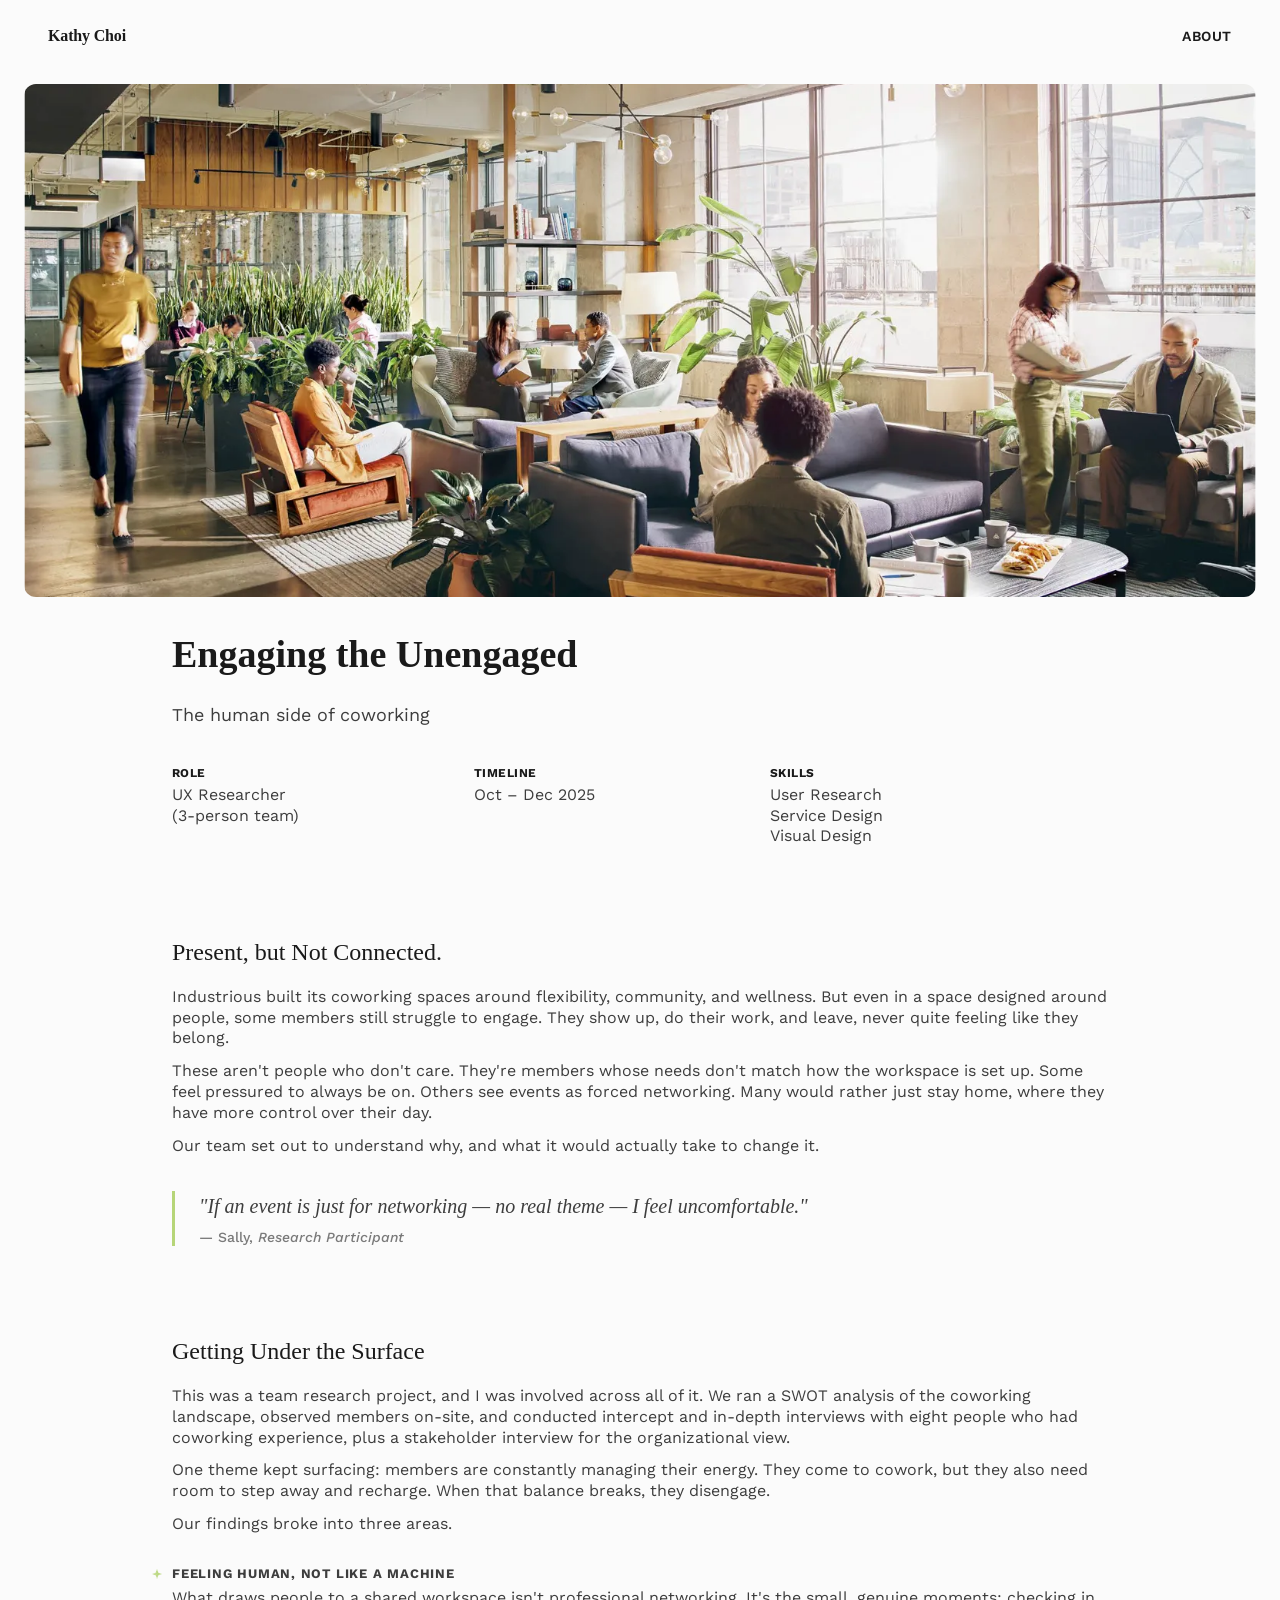
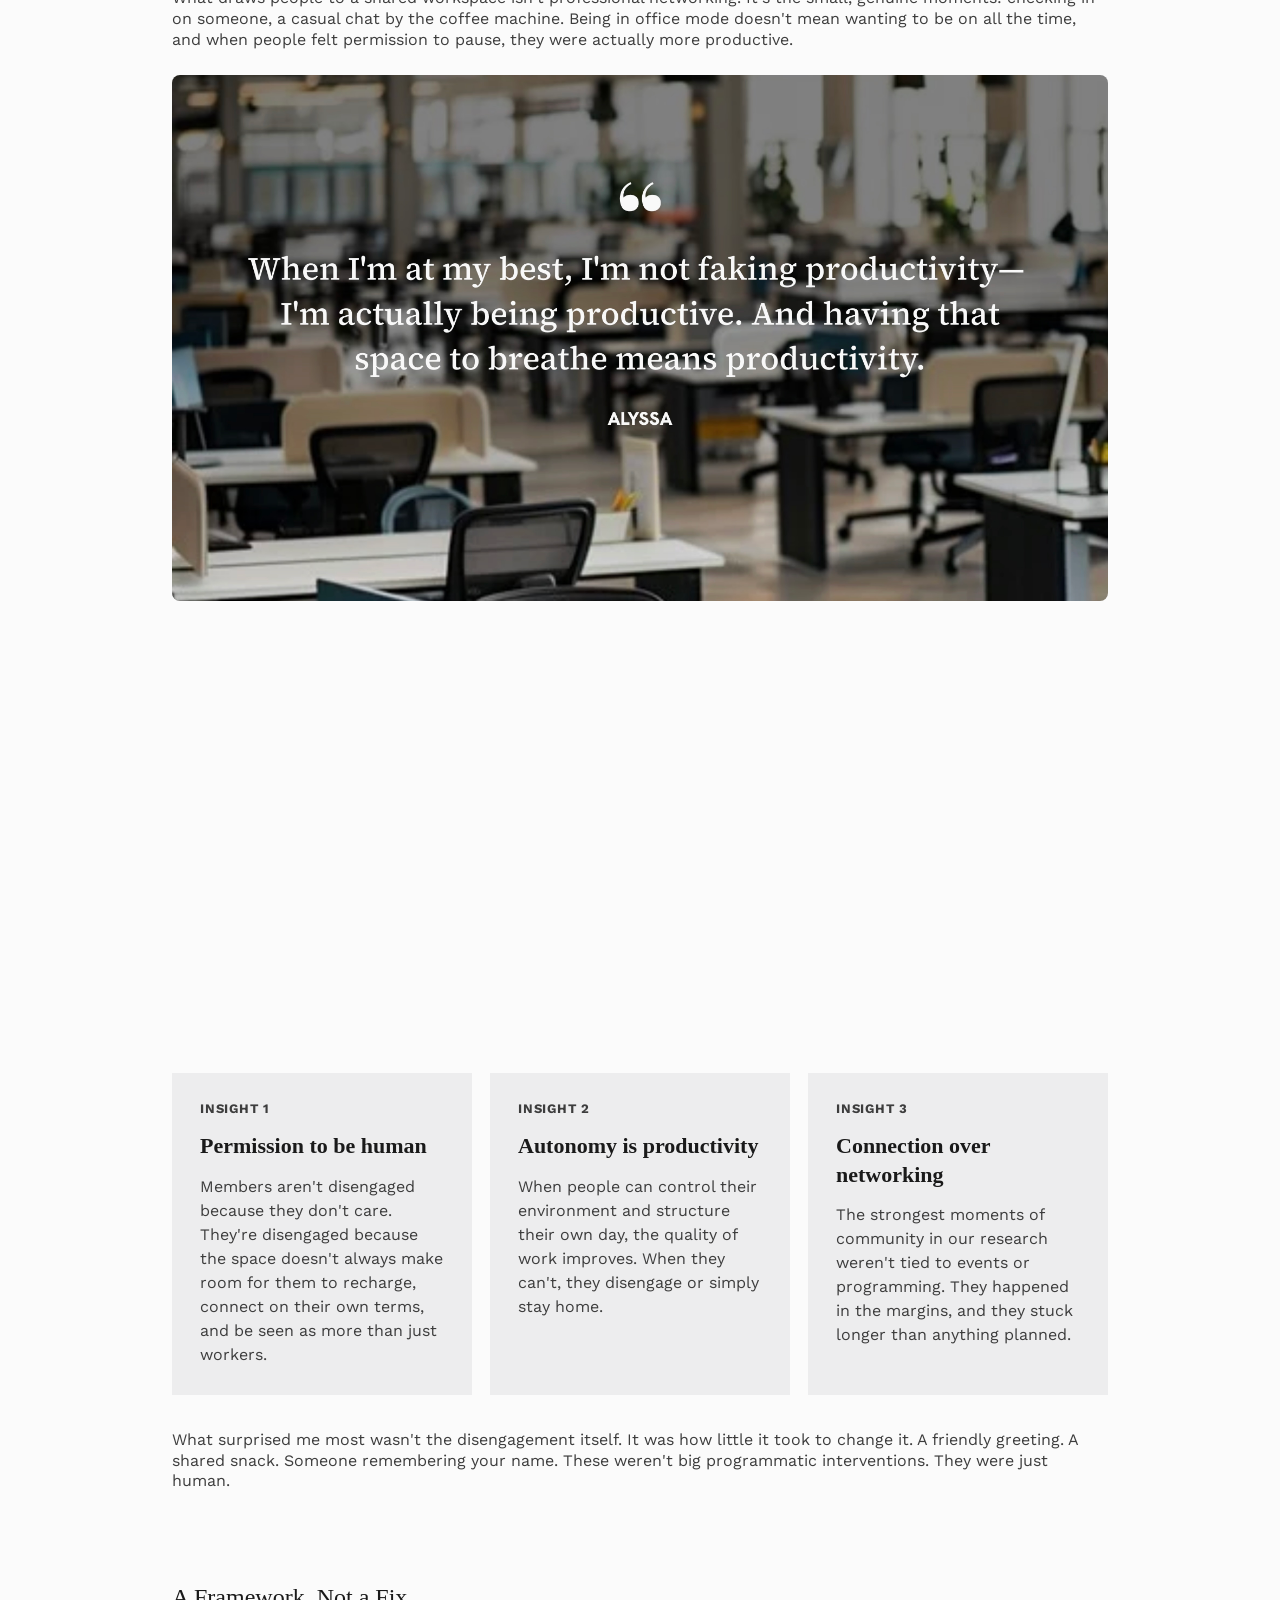
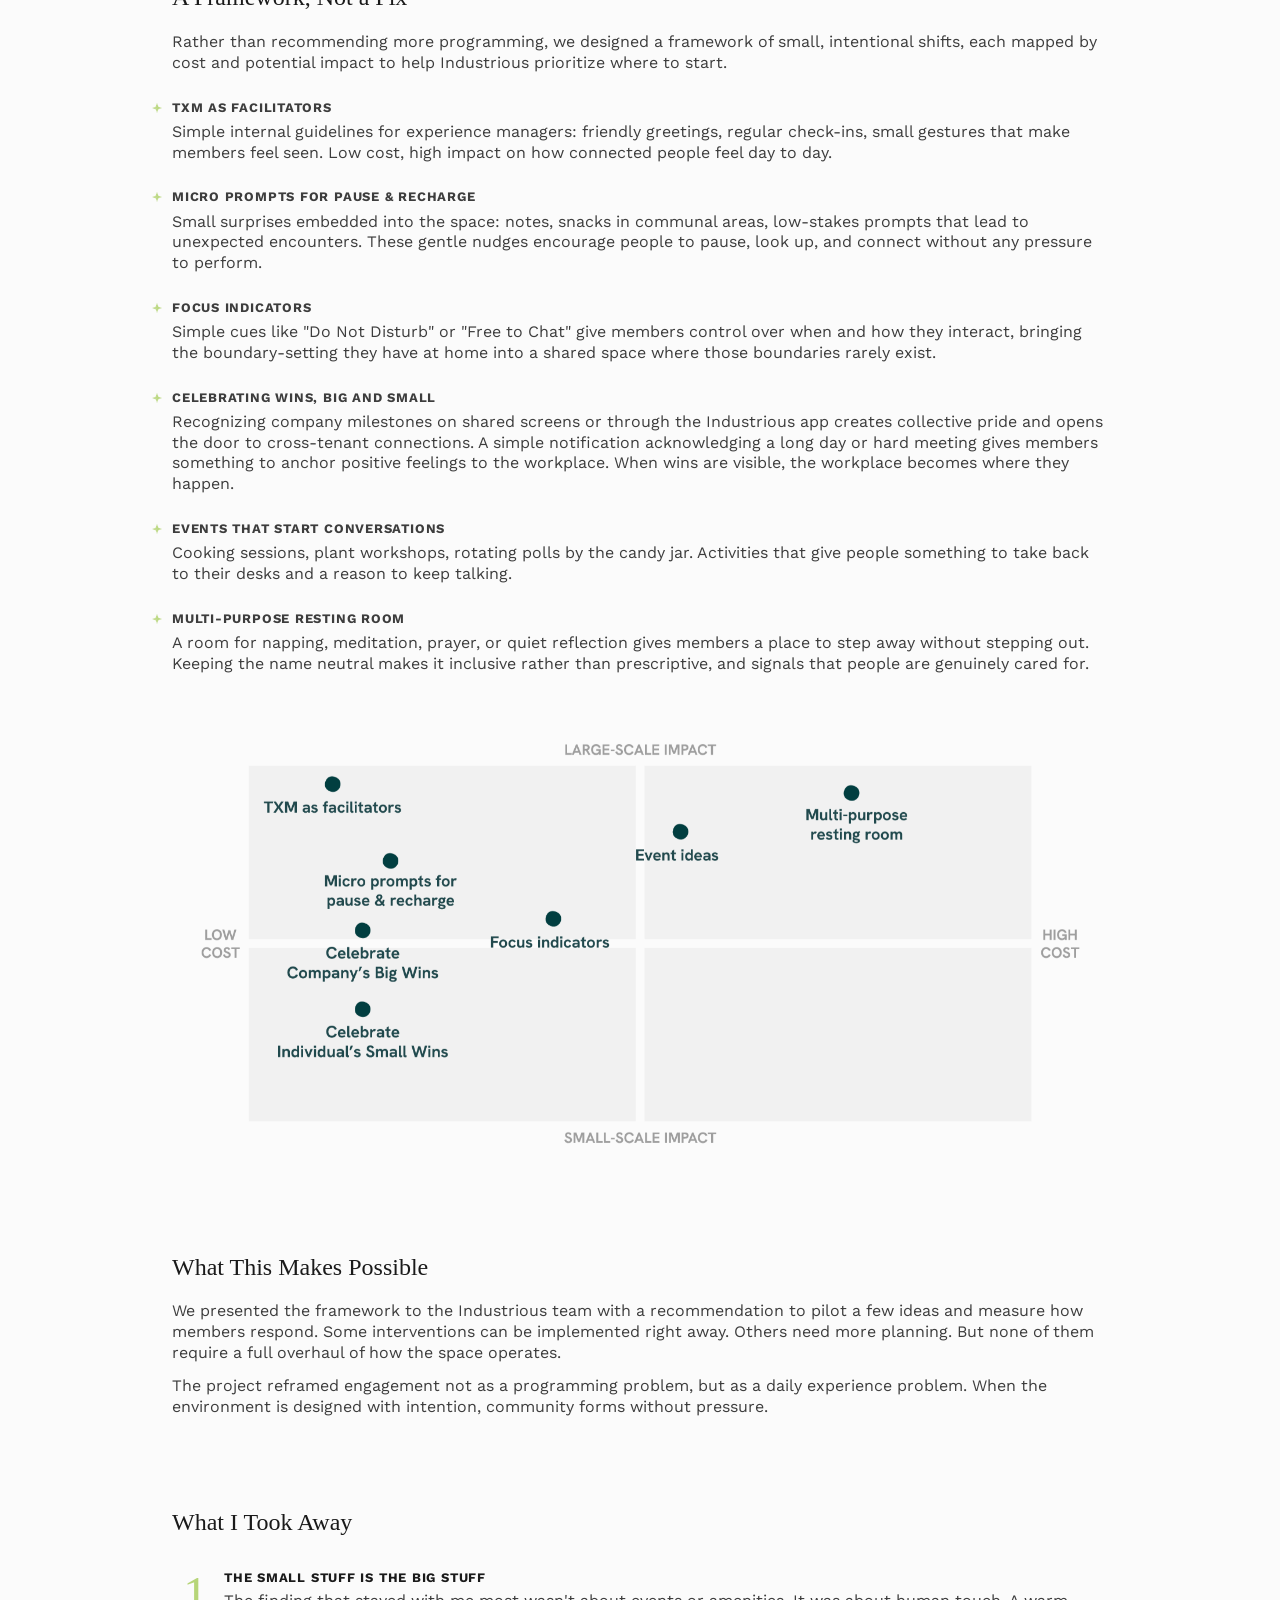
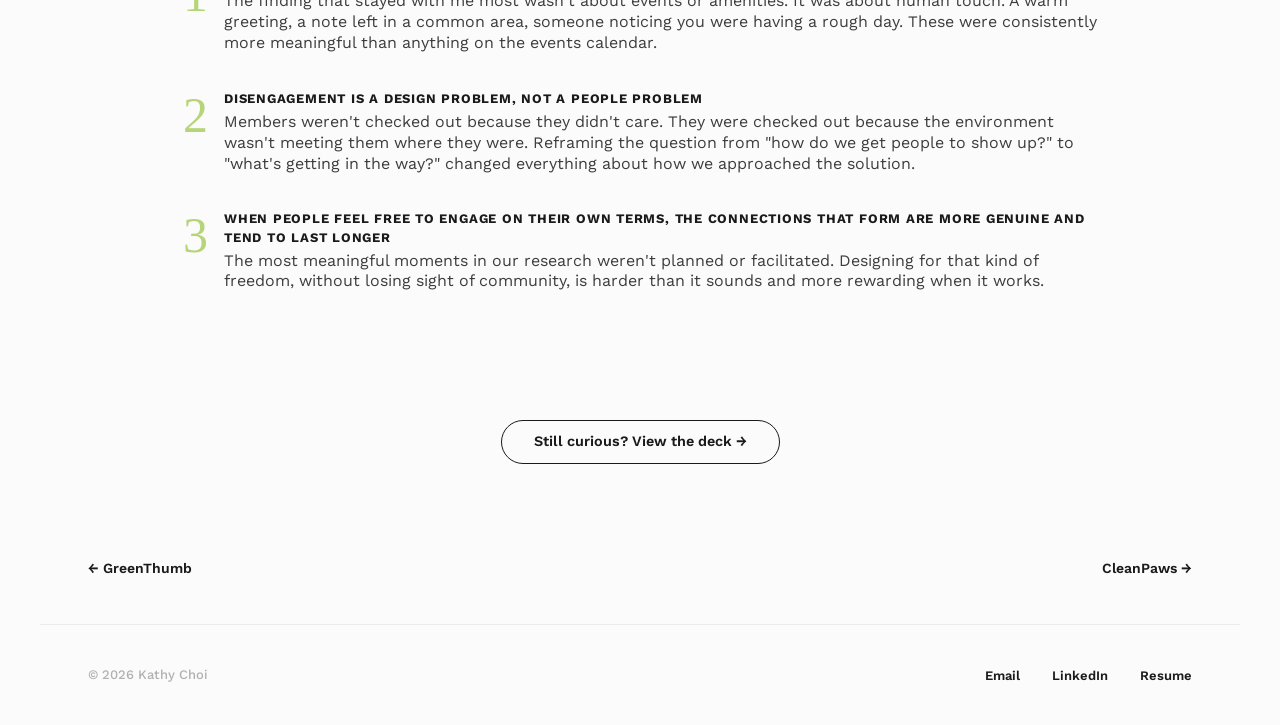
<file: projects/project-3.html>
<!DOCTYPE html>
<html lang="en">
<head>
  <meta charset="UTF-8">
  <meta name="viewport" content="width=device-width, initial-scale=1.0">
  <title>Industrious — Kathy Choi</title>
  <link rel="preconnect" href="https://fonts.googleapis.com">
  <link rel="preconnect" href="https://fonts.gstatic.com" crossorigin>
  <link href="https://fonts.googleapis.com/css2?family=Work+Sans:ital,wght@0,300;0,400;0,500;0,600;0,700;0,900;1,300;1,400;1,700;1,900&display=swap" rel="stylesheet">
  <link rel="icon" type="image/png" href="../images/k-logo.png">
  <link rel="stylesheet" href="../css/style.css">
</head>
<body>

  <!-- NAV -->
  <nav>
    <a href="../index.html" class="nav-logo">Kathy Choi</a>
    <ul class="nav-links">
      <li><a href="../about.html">About</a></li>
    </ul>
  </nav>

  <!-- TABLE OF CONTENTS -->
  <aside class="toc">
    <a href="../index.html" class="toc-back">&larr; Back</a>
    <ul>
      <li class="toc-star"><img src="../images/star.png" alt=""></li>
      <li><a href="#problem" class="toc-link">Present, but<br>Not Connected</a></li>
      <li><a href="#research" class="toc-link">Getting Under<br>the Surface</a></li>
      <li><a href="#solution" class="toc-link">A Framework,<br>Not a Fix</a></li>
      <li><a href="#possibilities" class="toc-link">What This<br>Makes Possible</a></li>
      <li><a href="#outcome" class="toc-link">What I Took Away</a></li>
    </ul>
  </aside>

  <div class="case-wrapper">

    <!-- HERO IMAGE -->
    <div class="case-hero">
      <img src="../images/industrious_img1.webp" alt="Industrious project hero">
    </div>

    <!-- TITLE & META -->
    <div class="case-header fade-in">
      <h1>Engaging the Unengaged</h1>
      <p class="case-subtitle">The human side of coworking</p>
      <div class="case-meta">
        <div class="case-meta-item">
          <h3>Role</h3>
          <p>UX Researcher<br>(3-person team)</p>
        </div>
        <div class="case-meta-item">
          <h3>Timeline</h3>
          <p>Oct – Dec 2025</p>
        </div>
        <div class="case-meta-item">
          <h3>Skills</h3>
          <p>User Research</p>
          <p>Service Design</p>
          <p>Visual Design</p>
        </div>
      </div>
    </div>

    <!-- THE SPACE WAS THERE. THE CONNECTION WASN'T. -->
    <div class="case-section fade-in" id="problem">
      <h2>Present, but Not Connected.</h2>
      <p>
        Industrious built its coworking spaces around flexibility, community, and wellness. But even in a space designed around people, some members still struggle to engage. They show up, do their work, and leave, never quite feeling like they belong.
      </p>
      <p>
        These aren't people who don't care. They're members whose needs don't match how the workspace is set up. Some feel pressured to always be on. Others see events as forced networking. Many would rather just stay home, where they have more control over their day.
      </p>
      <p>
        Our team set out to understand why, and what it would actually take to change it.
      </p>
    </div>

    <!-- QUOTE: SALLY — NETWORKING -->
    <div class="case-quotes">
      <div class="quote-block fade-in">
        <blockquote>
          "If an event is just for networking — no real theme — I feel uncomfortable."
        </blockquote>
        <cite>— Sally, <span class="cite-title">Research Participant</span></cite>
      </div>
    </div>

    <!-- RESEARCH BAND: Getting Under the Surface -->
    <div class="research-band">
      <div class="research-band-inner">

        <!-- GETTING UNDER THE SURFACE -->
        <div class="case-section fade-in" id="research">
          <h2>Getting Under the Surface</h2>
          <p>
            This was a team research project, and I was involved across all of it. We ran a SWOT analysis of the coworking landscape, observed members on-site, and conducted intercept and in-depth interviews with eight people who had coworking experience, plus a stakeholder interview for the organizational view.
          </p>
          <p>
            One theme kept surfacing: members are constantly managing their energy. They come to cowork, but they also need room to step away and recharge. When that balance breaks, they disengage.
          </p>
          <p>
            Our findings broke into three areas.
          </p>
        </div>

        <!-- FINDING 1 -->
        <div class="case-section fade-in" style="margin-top: -30px;">
          <h3><img src="../images/star.png" alt="" class="h3-star" loading="lazy"> Feeling human, not like a machine</h3>
          <p>
            What draws people to a shared workspace isn't professional networking. It's the small, genuine moments: checking in on someone, a casual chat by the coffee machine. Being in office mode doesn't mean wanting to be on all the time, and when people felt permission to pause, they were actually more productive.
          </p>
        </div>

        <!-- QUOTE: ALYSSA -->
        <div class="case-images fade-in" style="margin-top: -10px;">
          <img src="../images/alyssa-quote.jpg" alt="Alyssa quote: There was no space to just be away from work — you always had to be in it." loading="lazy" style="width: 100%; border-radius: 8px;">
        </div>

        <!-- FINDING 2 -->
        <div class="case-section fade-in">
          <h3><img src="../images/star.png" alt="" class="h3-star" loading="lazy"> Autonomy through the workday</h3>
          <p>
            Everyone has different energy rhythms and focus needs. When members can structure their own day, the quality of work improves. When the space forces one way of working, they check out or just stay home. Most coworking spaces don't give people a clear way to signal what mode they're in, and that friction adds up.
          </p>
        </div>

        <!-- FINDING 3 -->
        <div class="case-section fade-in">
          <h3><img src="../images/star.png" alt="" class="h3-star" loading="lazy"> Community beyond networking</h3>
          <p>
            The strongest sense of belonging happened when people shared a purpose, not just a floor plan. The unengaged often associated traditional networking events with pressure and performance. What stuck instead were effortless, everyday interactions, and those casual connections tended to last longer than anything structured.
          </p>
        </div>

        <!-- QUOTE: ISAAC — EVENTS -->
        <div class="case-quotes">
          <div class="quote-block fade-in">
            <blockquote>
              "Many events felt promotional, but hands-on community events were most valuable to me."
            </blockquote>
            <cite>— Isaac, <span class="cite-title">Research Participant</span></cite>
          </div>
        </div>

        <!-- TRANSITION -->
        <div class="case-section fade-in">
          <p>
            Three insights shaped everything that followed.
          </p>
        </div>

        <!-- KEY INSIGHTS -->
        <div class="insights-grid three-col fade-in">
          <div class="case-insight">
            <h3>Insight 1</h3>
            <p class="insight-title">Permission to be&nbsp;human</p>
            <p>
              Members aren't disengaged because they don't care. They're disengaged because the space doesn't always make room for them to recharge, connect on their own terms, and be seen as more than just workers.
            </p>
          </div>
          <div class="case-insight">
            <h3>Insight 2</h3>
            <p class="insight-title">Autonomy is productivity</p>
            <p>
              When people can control their environment and structure their own day, the quality of work improves. When they can't, they disengage or simply stay home.
            </p>
          </div>
          <div class="case-insight">
            <h3>Insight 3</h3>
            <p class="insight-title">Connection over networking</p>
            <p>
              The strongest moments of community in our research weren't tied to events or programming. They happened in the margins, and they stuck longer than anything planned.
            </p>
          </div>
        </div>

        <!-- POST-INSIGHTS -->
        <div class="case-section fade-in">
          <p>
            What surprised me most wasn't the disengagement itself. It was how little it took to change it. A friendly greeting. A shared snack. Someone remembering your name. These weren't big programmatic interventions. They were just human.
          </p>
        </div>

      </div>
    </div>

    <!-- A FRAMEWORK, NOT A FIX -->
    <div class="case-section fade-in" id="solution">
      <h2>A Framework, Not a Fix</h2>
      <p>
        Rather than recommending more programming, we designed a framework of small, intentional shifts, each mapped by cost and potential impact to help Industrious prioritize where to start.
      </p>
      <h3><img src="../images/star.png" alt="" class="h3-star" loading="lazy"> TXM as facilitators</h3>
      <p>
        Simple internal guidelines for experience managers: friendly greetings, regular check-ins, small gestures that make members feel seen. Low cost, high impact on how connected people feel day to day.
      </p>
      <h3><img src="../images/star.png" alt="" class="h3-star" loading="lazy"> Micro prompts for pause & recharge</h3>
      <p>
        Small surprises embedded into the space: notes, snacks in communal areas, low-stakes prompts that lead to unexpected encounters. These gentle nudges encourage people to pause, look up, and connect without any pressure to perform.
      </p>
      <h3><img src="../images/star.png" alt="" class="h3-star" loading="lazy"> Focus indicators</h3>
      <p>
        Simple cues like "Do Not Disturb" or "Free to Chat" give members control over when and how they interact, bringing the boundary-setting they have at home into a shared space where those boundaries rarely exist.
      </p>
      <h3><img src="../images/star.png" alt="" class="h3-star" loading="lazy"> Celebrating wins, big and small</h3>
      <p>
        Recognizing company milestones on shared screens or through the Industrious app creates collective pride and opens the door to cross-tenant connections. A simple notification acknowledging a long day or hard meeting gives members something to anchor positive feelings to the workplace. When wins are visible, the workplace becomes where they happen.
      </p>
      <h3><img src="../images/star.png" alt="" class="h3-star" loading="lazy"> Events that start conversations</h3>
      <p>
        Cooking sessions, plant workshops, rotating polls by the candy jar. Activities that give people something to take back to their desks and a reason to keep talking.
      </p>
      <h3><img src="../images/star.png" alt="" class="h3-star" loading="lazy"> Multi-purpose resting room</h3>
      <p>
        A room for napping, meditation, prayer, or quiet reflection gives members a place to step away without stepping out. Keeping the name neutral makes it inclusive rather than prescriptive, and signals that people are genuinely cared for.
      </p>
      <figure style="margin: 50px 0 0;">
        <img src="../images/impact-chart.png" alt="Framework mapped by cost and potential impact" loading="lazy" style="width: 100%; display: block; mix-blend-mode: multiply;">
      </figure>
    </div>

    <!-- WHAT THIS MAKES POSSIBLE -->
    <div class="case-section fade-in" id="possibilities">
      <h2>What This Makes Possible</h2>
      <p>
        We presented the framework to the Industrious team with a recommendation to pilot a few ideas and measure how members respond. Some interventions can be implemented right away. Others need more planning. But none of them require a full overhaul of how the space operates.
      </p>
      <p>
        The project reframed engagement not as a programming problem, but as a daily experience problem. When the environment is designed with intention, community forms without pressure.
      </p>
    </div>

    <!-- WHAT I TOOK AWAY -->
    <div class="case-section fade-in" id="outcome">
      <h2>What I Took Away</h2>

      <div class="takeaway-list">
        <div class="takeaway-item">
          <span class="takeaway-number">1</span>
          <div>
            <h3>The small stuff is the big stuff</h3>
            <p>The finding that stayed with me most wasn't about events or amenities. It was about human touch. A warm greeting, a note left in a common area, someone noticing you were having a rough day. These were consistently more meaningful than anything on the events calendar.</p>
          </div>
        </div>
        <div class="takeaway-item">
          <span class="takeaway-number">2</span>
          <div>
            <h3>Disengagement is a design problem, not a people problem</h3>
            <p>Members weren't checked out because they didn't care. They were checked out because the environment wasn't meeting them where they were. Reframing the question from "how do we get people to show up?" to "what's getting in the way?" changed everything about how we approached the solution.</p>
          </div>
        </div>
        <div class="takeaway-item">
          <span class="takeaway-number">3</span>
          <div>
            <h3>When people feel free to engage on their own terms, the connections that form are more genuine and tend to last longer</h3>
            <p>The most meaningful moments in our research weren't planned or facilitated. Designing for that kind of freedom, without losing sight of community, is harder than it sounds and more rewarding when it works.</p>
          </div>
        </div>
      </div>
    </div>

  </div>

  <!-- CTA -->
  <div class="case-cta fade-in">
    <a href="https://docs.google.com/presentation/d/e/2PACX-1vSkIPepDJ6VvRyg2fi14tRmqmYTUhLwZzy4kTxlRDDR7B-xXe4Y-mqpufuCnJPkDGJUMKn5QWy33Y2g/pub?start=false&loop=false&delayms=3000" target="_blank">Still curious? View the deck &rarr;</a>
  </div>

  <!-- PROJECT NAV -->
  <nav class="project-nav">
    <a href="project-2.html" class="project-nav-link prev">&larr; GreenThumb</a>
    <a href="project-4.html" class="project-nav-link next">CleanPaws &rarr;</a>
  </nav>

  <!-- FOOTER -->
  <footer>
    <p>&copy; 2026 Kathy Choi</p>
    <ul class="footer-links">
      <li><a href="mailto:kchoi1@sva.edu" class="email-copy" onclick="copyEmail(this)">Email<span class="copy-toast">Copied!</span></a></li>
      <li><a href="https://www.linkedin.com/in/kathy-choi-45417280" target="_blank">LinkedIn</a></li>
      <li><a href="https://drive.google.com/file/d/1AspFxu-CR3KZm83oNCObVS6lmcbsOWtn/view?usp=sharing" target="_blank">Resume</a></li>
    </ul>
  </footer>

  <script>
    const observer = new IntersectionObserver((entries) => {
      entries.forEach(entry => {
        if (entry.isIntersecting) entry.target.classList.add('visible');
      });
    }, { threshold: 0.1 });
    document.querySelectorAll('.fade-in').forEach(el => observer.observe(el));

    // TOC position — align with case header, stick at nav
    const toc = document.querySelector('.toc');
    const caseHeader = document.querySelector('.case-header');
    function updateTocPos() {
      const headerTop = caseHeader.getBoundingClientRect().top;
      toc.style.top = Math.max(72, headerTop) + 'px';
    }
    window.addEventListener('scroll', updateTocPos);
    window.addEventListener('load', updateTocPos);

    // TOC dotted line
    const tocUl = document.querySelector('.toc ul');
    const tocItems = document.querySelectorAll('.toc ul li:not(.toc-star)');
    const tocLine = document.createElement('div');
    tocLine.className = 'toc-line';
    tocUl.appendChild(tocLine);
    function updateTocLine() {
      const first = tocItems[0];
      const last = tocItems[tocItems.length - 1];
      const firstCenter = first.offsetTop + first.offsetHeight / 2;
      const lastCenter = last.offsetTop + last.offsetHeight / 2;
      tocLine.style.top = firstCenter + 'px';
      tocLine.style.height = (lastCenter - firstCenter) + 'px';
    }
    window.addEventListener('load', updateTocLine);

    // TOC active state + star position
    const tocLinks = document.querySelectorAll('.toc-link');
    const tocStar = document.querySelector('.toc-star');
    const sections = Array.from(tocLinks).map(link => document.querySelector(link.getAttribute('href')));
    function moveStar(activeLink) {
      if (!activeLink || !tocStar) return;
      const li = activeLink.parentElement;
      const starOffset = li.offsetTop + (activeLink.offsetHeight / 2) - (tocStar.offsetHeight / 2);
      tocStar.style.top = starOffset + 'px';
    }
    const tocObserver = new IntersectionObserver((entries) => {
      entries.forEach(entry => {
        if (entry.isIntersecting) {
          tocLinks.forEach(link => link.classList.remove('active'));
          const active = document.querySelector('.toc-link[href="#' + entry.target.id + '"]');
          if (active) {
            active.classList.add('active');
            moveStar(active);
          }
        }
      });
    }, { rootMargin: '-20% 0px -60% 0px' });
    sections.forEach(s => { if (s) tocObserver.observe(s); });

    function copyEmail(el) {
      try {
        const ta = document.createElement('textarea');
        ta.value = 'kchoi1@sva.edu';
        ta.style.position = 'fixed';
        ta.style.left = '-9999px';
        document.body.appendChild(ta);
        ta.select();
        document.execCommand('copy');
        document.body.removeChild(ta);
        const t = el.querySelector('.copy-toast');
        t.classList.add('show');
        setTimeout(() => t.classList.remove('show'), 1500);
      } catch(e) {}
    }

  </script>

</body>
</html>
</file>
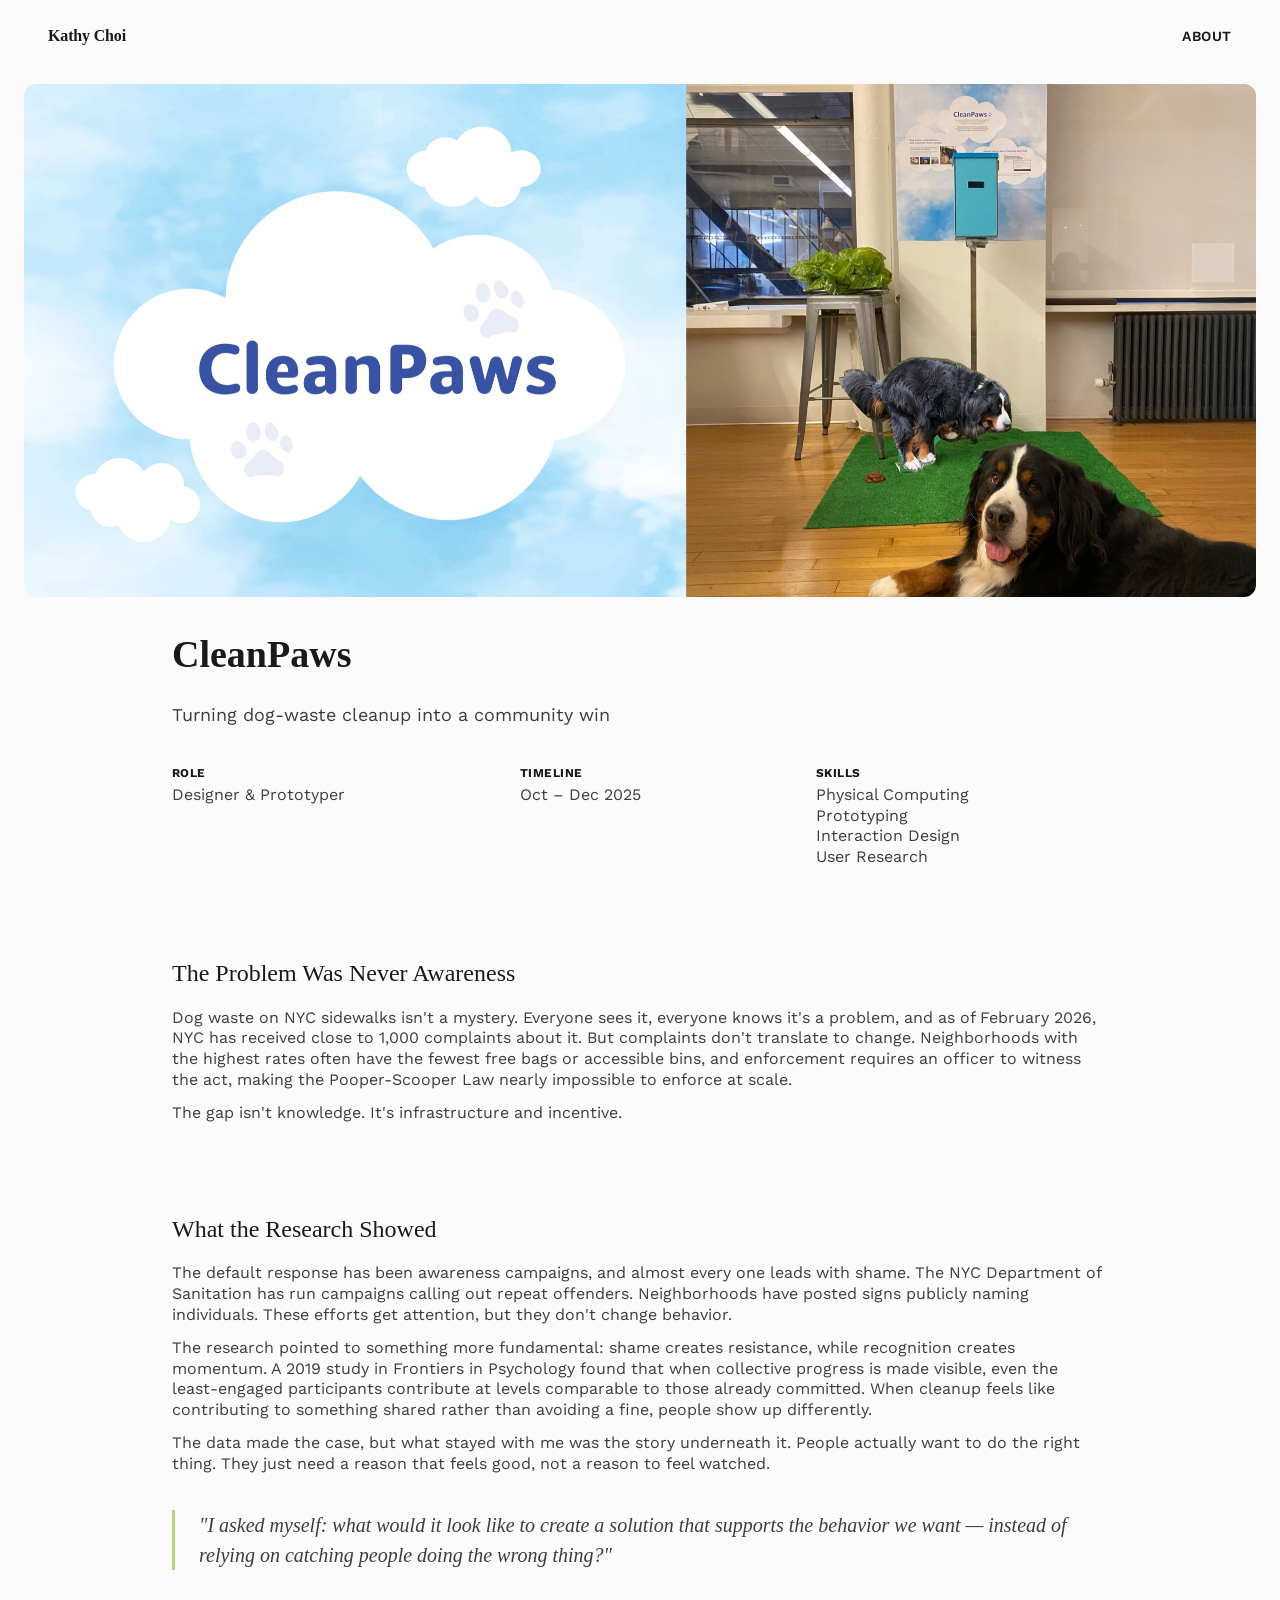
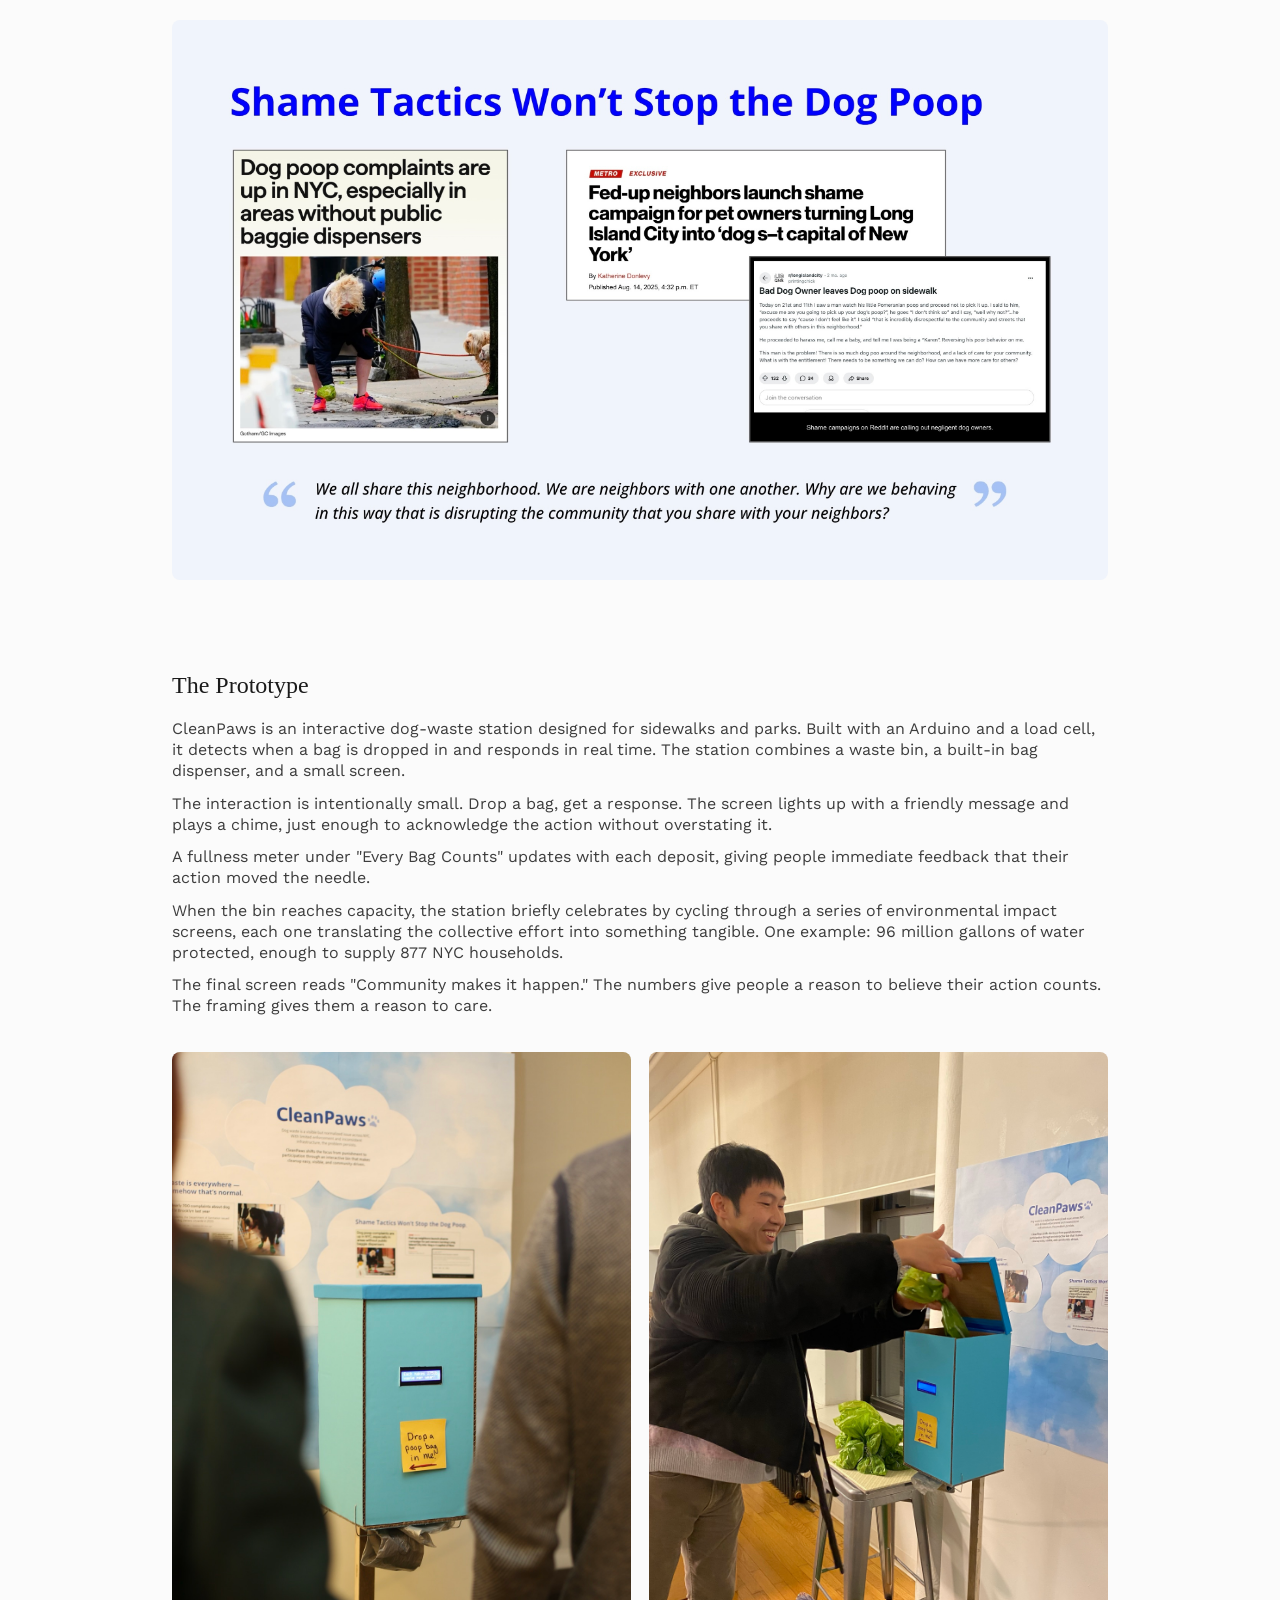
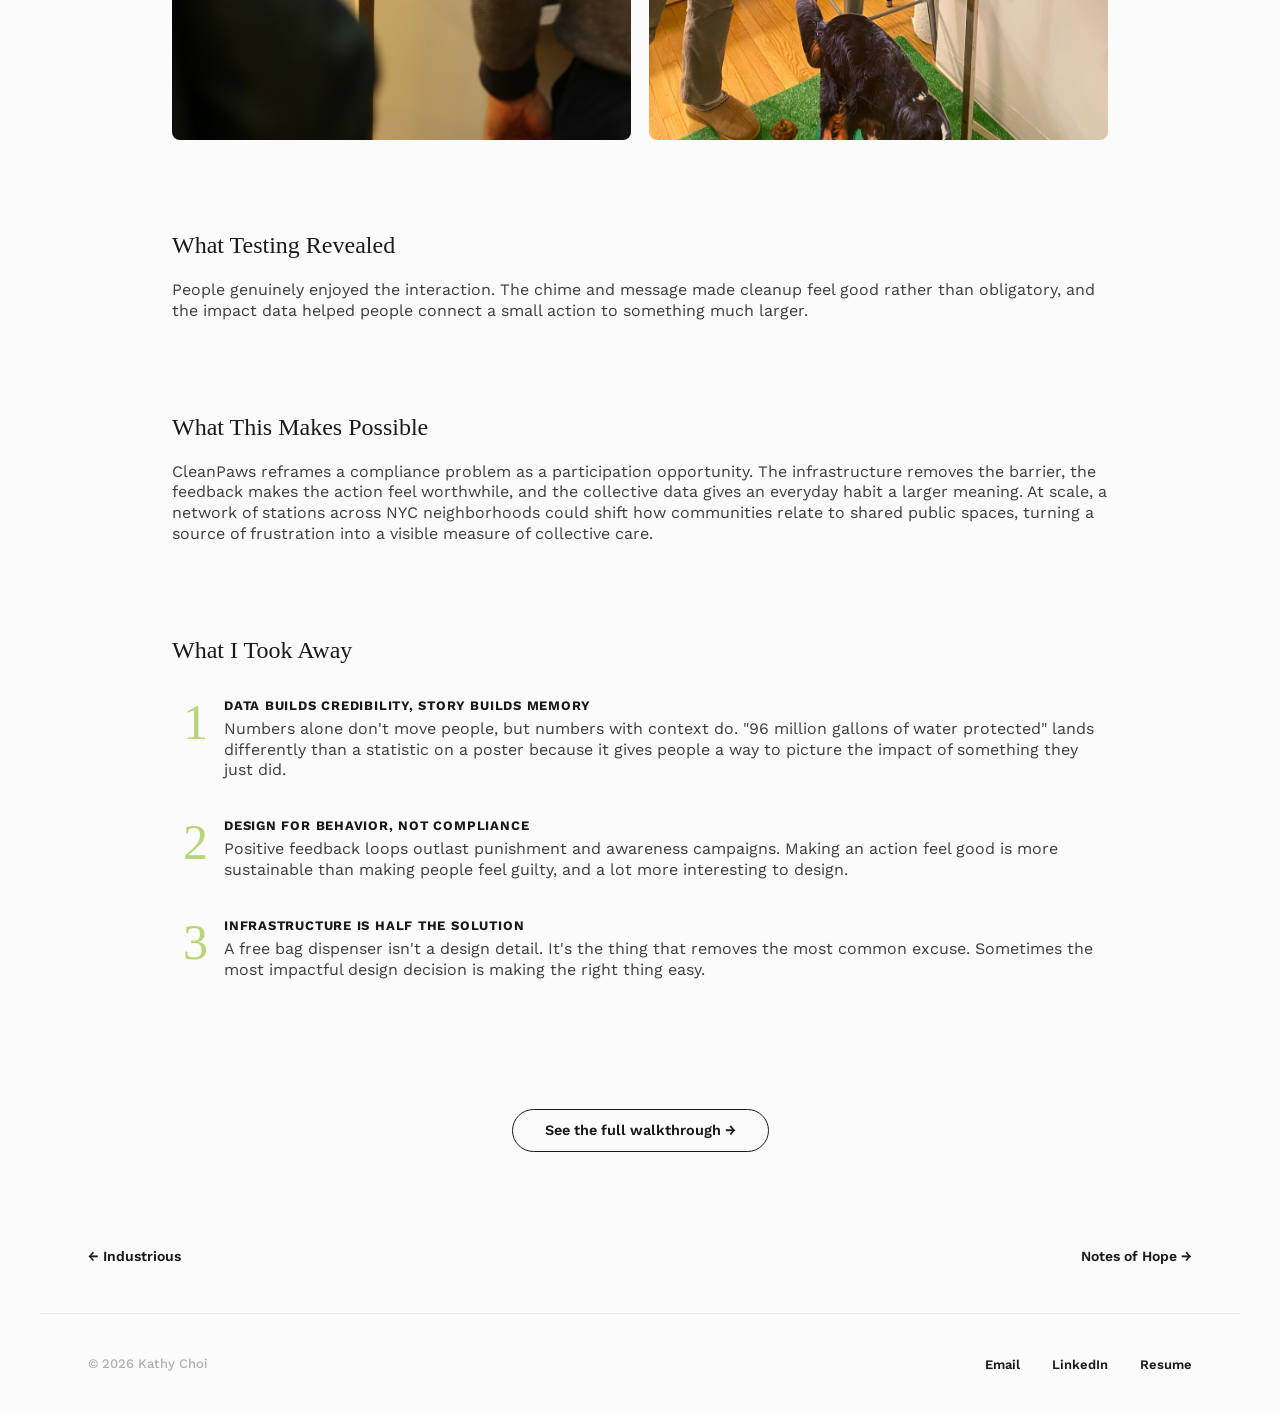
<file: projects/project-4.html>
<!DOCTYPE html>
<html lang="en">
<head>
  <meta charset="UTF-8">
  <meta name="viewport" content="width=device-width, initial-scale=1.0">
  <title>CleanPaws — Kathy Choi</title>
  <link rel="preconnect" href="https://fonts.googleapis.com">
  <link rel="preconnect" href="https://fonts.gstatic.com" crossorigin>
  <link href="https://fonts.googleapis.com/css2?family=Work+Sans:ital,wght@0,300;0,400;0,500;0,600;0,700;0,900;1,300;1,400;1,700;1,900&display=swap" rel="stylesheet">
  <link rel="icon" type="image/png" href="../images/k-logo.png">
  <link rel="stylesheet" href="../css/style.css">
</head>
<body>

  <!-- NAV -->
  <nav>
    <a href="../index.html" class="nav-logo">Kathy Choi</a>
    <ul class="nav-links">
      <li><a href="../about.html">About</a></li>
    </ul>
  </nav>

  <!-- TABLE OF CONTENTS -->
  <aside class="toc">
    <a href="../index.html" class="toc-back">&larr; Back</a>
    <ul>
      <li class="toc-star"><img src="../images/star.png" alt=""></li>
      <li><a href="#problem" class="toc-link">The Problem Was<br>Never Awareness</a></li>
      <li><a href="#research" class="toc-link">What the<br>Research Showed</a></li>
      <li><a href="#solution" class="toc-link">The Prototype</a></li>
      <li><a href="#testing" class="toc-link">What Testing<br>Revealed</a></li>
      <li><a href="#possibilities" class="toc-link">What This<br>Makes Possible</a></li>
      <li><a href="#outcome" class="toc-link">What I Took Away</a></li>
    </ul>
  </aside>

  <div class="case-wrapper">

    <!-- HERO IMAGE -->
    <div class="case-hero">
      <img src="../images/project-4-hero.jpg" alt="CleanPaws project hero" style="object-position: center 54%;">
    </div>

    <!-- TITLE & META -->
    <div class="case-header fade-in">
      <h1>CleanPaws</h1>
      <p class="case-subtitle">Turning dog-waste cleanup into a community win</p>
      <div class="case-meta">
        <div class="case-meta-item">
          <h3>Role</h3>
          <p>Designer &amp; Prototyper</p>
        </div>
        <div class="case-meta-item">
          <h3>Timeline</h3>
          <p>Oct – Dec 2025</p>
        </div>
        <div class="case-meta-item">
          <h3>Skills</h3>
          <p>Physical Computing</p>
          <p>Prototyping</p>
          <p>Interaction Design</p>
          <p>User Research</p>
        </div>
      </div>
    </div>

    <!-- THE PROBLEM WAS NEVER AWARENESS -->
    <div class="case-section fade-in" id="problem">
      <h2>The Problem Was Never Awareness</h2>
      <p>
        Dog waste on NYC sidewalks isn't a mystery. Everyone sees it, everyone knows it's a problem, and as of February 2026, NYC has received close to 1,000 complaints about it. But complaints don't translate to change. Neighborhoods with the highest rates often have the fewest free bags or accessible bins, and enforcement requires an officer to witness the act, making the Pooper-Scooper Law nearly impossible to enforce at scale.
      </p>
      <p>
        The gap isn't knowledge. It's infrastructure and incentive.
      </p>
    </div>

    <!-- RESEARCH BAND: What the Research Showed -->
    <div class="research-band">
      <div class="research-band-inner">

        <!-- WHAT THE RESEARCH SHOWED -->
        <div class="case-section fade-in" id="research">
          <h2>What the Research Showed</h2>
          <p>
            The default response has been awareness campaigns, and almost every one leads with shame. The NYC Department of Sanitation has run campaigns calling out repeat offenders. Neighborhoods have posted signs publicly naming individuals. These efforts get attention, but they don't change behavior.
          </p>
          <p>
            The research pointed to something more fundamental: shame creates resistance, while recognition creates momentum. A 2019 study in Frontiers in Psychology found that when collective progress is made visible, even the least-engaged participants contribute at levels comparable to those already committed. When cleanup feels like contributing to something shared rather than avoiding a fine, people show up differently.
          </p>
          <p>
            The data made the case, but what stayed with me was the story underneath it. People actually want to do the right thing. They just need a reason that feels good, not a reason to feel watched.
          </p>
        </div>

        <!-- CALLOUT -->
        <div class="case-quotes">
          <div class="quote-block fade-in">
            <blockquote>
              "I asked myself: what would it look like to create a solution that supports the behavior we want — instead of relying on catching people doing the wrong thing?"
            </blockquote>
          </div>
        </div>

        <!-- SHAME CAMPAIGNS IMAGE -->
        <div class="case-images fade-in" style="margin-top: 15px;">
          <img src="../images/shame.jpg" alt="Examples of shame-based dog waste campaigns" loading="lazy" style="width: 100%; border-radius: 8px;">
        </div>

      </div>
    </div>

    <!-- The Prototype -->
    <div class="case-section fade-in" id="solution">
      <h2>The Prototype</h2>
      <p>
        CleanPaws is an interactive dog-waste station designed for sidewalks and parks. Built with an Arduino and a load cell, it detects when a bag is dropped in and responds in real time. The station combines a waste bin, a built-in bag dispenser, and a small screen.
      </p>
      <p>
        The interaction is intentionally small. Drop a bag, get a response. The screen lights up with a friendly message and plays a chime, just enough to acknowledge the action without overstating it.
      </p>
      <p>
        A fullness meter under "Every Bag Counts" updates with each deposit, giving people immediate feedback that their action moved the needle.
      </p>
      <p>
        When the bin reaches capacity, the station briefly celebrates by cycling through a series of environmental impact screens, each one translating the collective effort into something tangible. One example: 96 million gallons of water protected, enough to supply 877 NYC households.
      </p>
      <p>
        The final screen reads "Community makes it happen." The numbers give people a reason to believe their action counts. The framing gives them a reason to care.
      </p>
    </div>

    <!-- BUILDING IMAGES -->
    <div class="insights-grid fade-in">
      <div class="video-cell">
        <img src="../images/dropbag.jpg" alt="CleanPaws bag dispenser" loading="lazy">
      </div>
      <div class="video-cell">
        <img src="../images/baggie2.jpg" alt="CleanPaws bag drop interaction" loading="lazy">
      </div>
    </div>

    <!-- WHAT TESTING REVEALED -->
    <div class="case-section fade-in" id="testing">
      <h2>What Testing Revealed</h2>
      <p>
        People genuinely enjoyed the interaction. The chime and message made cleanup feel good rather than obligatory, and the impact data helped people connect a small action to something much larger.
      </p>
    </div>

    <!-- WHAT THIS MAKES POSSIBLE -->
    <div class="case-section fade-in" id="possibilities">
      <h2>What This Makes Possible</h2>
      <p>
        CleanPaws reframes a compliance problem as a participation opportunity. The infrastructure removes the barrier, the feedback makes the action feel worthwhile, and the collective data gives an everyday habit a larger meaning. At scale, a network of stations across NYC neighborhoods could shift how communities relate to shared public spaces, turning a source of frustration into a visible measure of collective care.
      </p>
    </div>

    <!-- WHAT I TOOK AWAY -->
    <div class="case-section fade-in" id="outcome">
      <h2>What I Took Away</h2>

      <div class="takeaway-list">
        <div class="takeaway-item">
          <span class="takeaway-number">1</span>
          <div>
            <h3>Data builds credibility, story builds memory</h3>
            <p>Numbers alone don't move people, but numbers with context do. "96 million gallons of water protected" lands differently than a statistic on a poster because it gives people a way to picture the impact of something they just did.</p>
          </div>
        </div>
        <div class="takeaway-item">
          <span class="takeaway-number">2</span>
          <div>
            <h3>Design for behavior, not compliance</h3>
            <p>Positive feedback loops outlast punishment and awareness campaigns. Making an action feel good is more sustainable than making people feel guilty, and a lot more interesting to design.</p>
          </div>
        </div>
        <div class="takeaway-item">
          <span class="takeaway-number">3</span>
          <div>
            <h3>Infrastructure is half the solution</h3>
            <p>A free bag dispenser isn't a design detail. It's the thing that removes the most common excuse. Sometimes the most impactful design decision is making the right thing easy.</p>
          </div>
        </div>
      </div>
    </div>

  </div>

  <!-- CTA -->
  <div class="case-cta fade-in">
    <a href="https://www.youtube.com/watch?v=bw4dPbINfPk" target="_blank">See the full walkthrough &rarr;</a>
  </div>

  <!-- PROJECT NAV -->
  <nav class="project-nav">
    <a href="project-3.html" class="project-nav-link prev">&larr; Industrious</a>
    <a href="project-1.html" class="project-nav-link next">Notes of Hope &rarr;</a>
  </nav>

  <!-- FOOTER -->
  <footer>
    <p>&copy; 2026 Kathy Choi</p>
    <ul class="footer-links">
      <li><a href="mailto:kchoi1@sva.edu" class="email-copy" onclick="copyEmail(this)">Email<span class="copy-toast">Copied!</span></a></li>
      <li><a href="https://www.linkedin.com/in/kathy-choi-45417280" target="_blank">LinkedIn</a></li>
      <li><a href="https://drive.google.com/file/d/1AspFxu-CR3KZm83oNCObVS6lmcbsOWtn/view?usp=sharing" target="_blank">Resume</a></li>
    </ul>
  </footer>

  <script>
    const observer = new IntersectionObserver((entries) => {
      entries.forEach(entry => {
        if (entry.isIntersecting) entry.target.classList.add('visible');
      });
    }, { threshold: 0.1 });
    document.querySelectorAll('.fade-in').forEach(el => observer.observe(el));

    // TOC position — align with case header, stick at nav
    const toc = document.querySelector('.toc');
    const caseHeader = document.querySelector('.case-header');
    function updateTocPos() {
      const headerTop = caseHeader.getBoundingClientRect().top;
      toc.style.top = Math.max(72, headerTop) + 'px';
    }
    window.addEventListener('scroll', updateTocPos);
    window.addEventListener('load', updateTocPos);

    // TOC dotted line
    const tocUl = document.querySelector('.toc ul');
    const tocItems = document.querySelectorAll('.toc ul li:not(.toc-star)');
    const tocLine = document.createElement('div');
    tocLine.className = 'toc-line';
    tocUl.appendChild(tocLine);
    function updateTocLine() {
      const first = tocItems[0];
      const last = tocItems[tocItems.length - 1];
      const firstCenter = first.offsetTop + first.offsetHeight / 2;
      const lastCenter = last.offsetTop + last.offsetHeight / 2;
      tocLine.style.top = firstCenter + 'px';
      tocLine.style.height = (lastCenter - firstCenter) + 'px';
    }
    window.addEventListener('load', updateTocLine);

    // TOC active state + star position
    const tocLinks = document.querySelectorAll('.toc-link');
    const tocStar = document.querySelector('.toc-star');
    const sections = Array.from(tocLinks).map(link => document.querySelector(link.getAttribute('href')));
    function moveStar(activeLink) {
      if (!activeLink || !tocStar) return;
      const li = activeLink.parentElement;
      const starOffset = li.offsetTop + (activeLink.offsetHeight / 2) - (tocStar.offsetHeight / 2);
      tocStar.style.top = starOffset + 'px';
    }
    const tocObserver = new IntersectionObserver((entries) => {
      entries.forEach(entry => {
        if (entry.isIntersecting) {
          tocLinks.forEach(link => link.classList.remove('active'));
          const active = document.querySelector('.toc-link[href="#' + entry.target.id + '"]');
          if (active) {
            active.classList.add('active');
            moveStar(active);
          }
        }
      });
    }, { rootMargin: '-20% 0px -60% 0px' });
    sections.forEach(s => { if (s) tocObserver.observe(s); });

    function copyEmail(el) {
      try {
        const ta = document.createElement('textarea');
        ta.value = 'kchoi1@sva.edu';
        ta.style.position = 'fixed';
        ta.style.left = '-9999px';
        document.body.appendChild(ta);
        ta.select();
        document.execCommand('copy');
        document.body.removeChild(ta);
        const t = el.querySelector('.copy-toast');
        t.classList.add('show');
        setTimeout(() => t.classList.remove('show'), 1500);
      } catch(e) {}
    }

  </script>

</body>
</html>
</file>
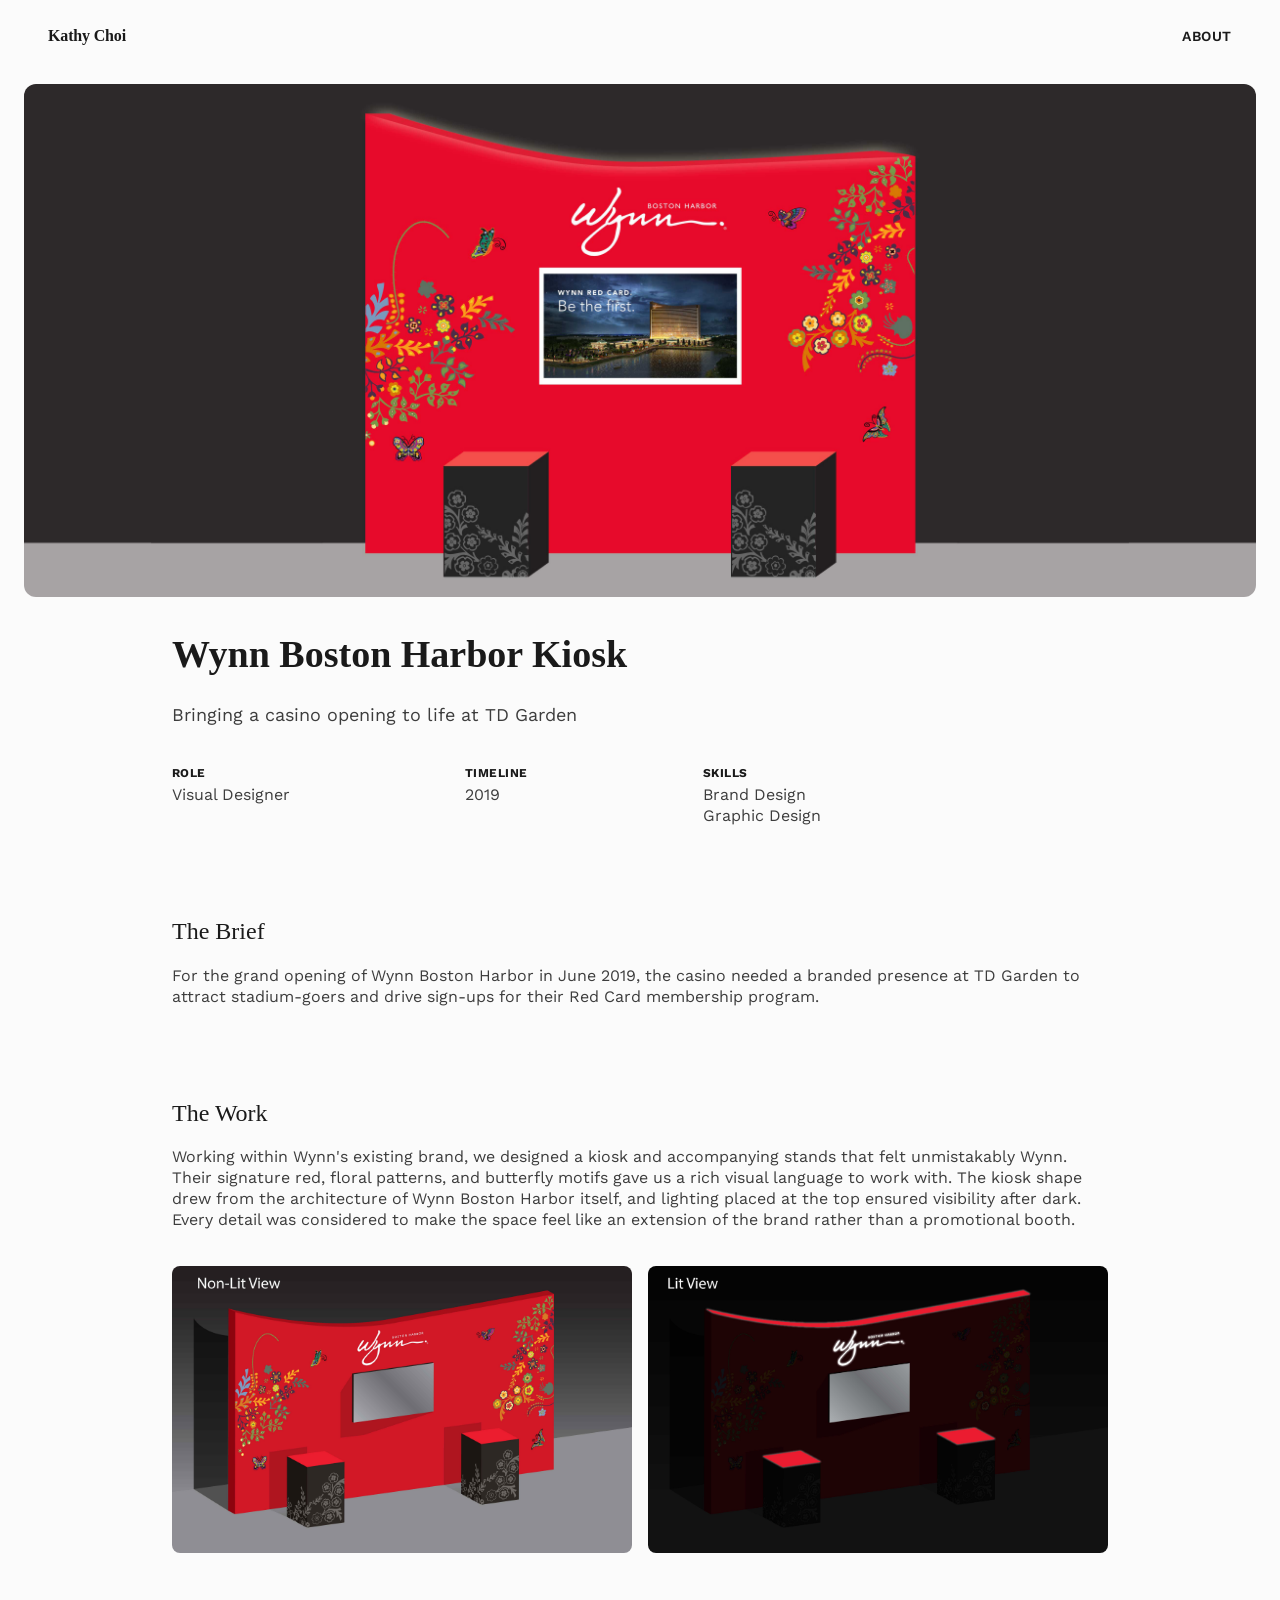
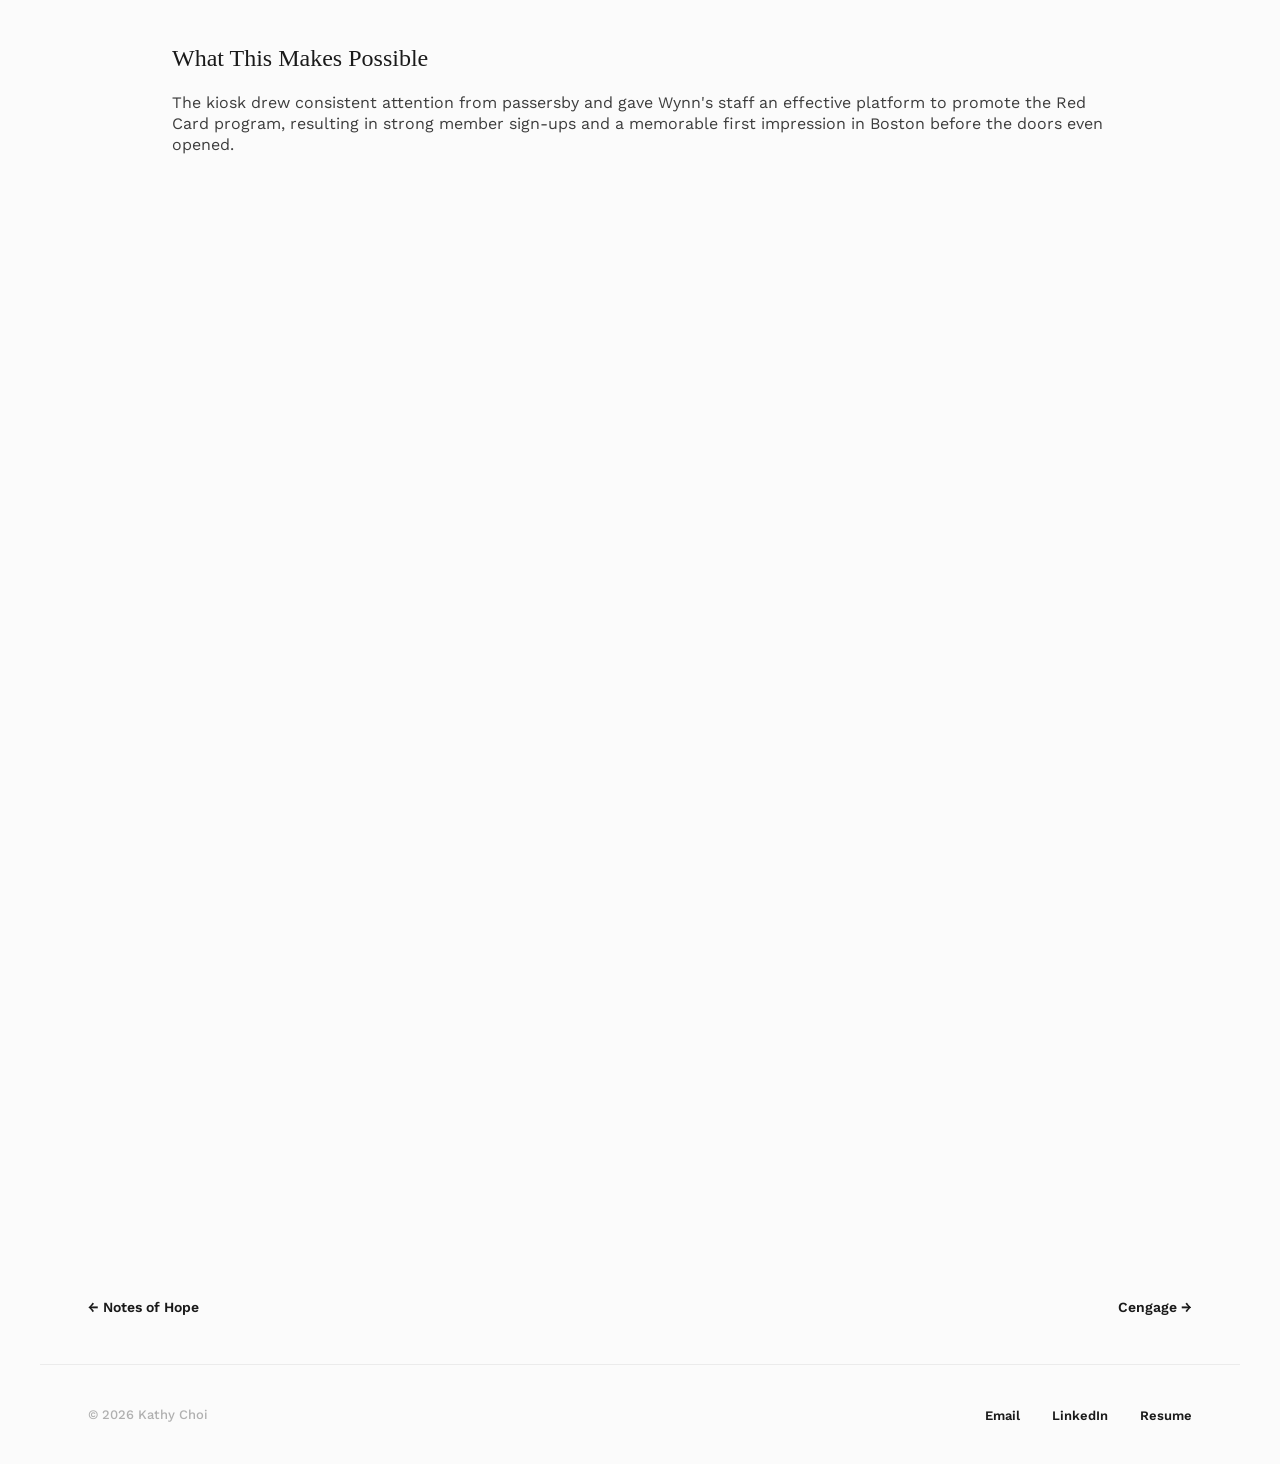
<file: projects/project-5.html>
<!DOCTYPE html>
<html lang="en">
<head>
  <meta charset="UTF-8">
  <meta name="viewport" content="width=device-width, initial-scale=1.0">
  <title>Wynn Boston Harbor — Kathy Choi</title>
  <link rel="preconnect" href="https://fonts.googleapis.com">
  <link rel="preconnect" href="https://fonts.gstatic.com" crossorigin>
  <link href="https://fonts.googleapis.com/css2?family=Work+Sans:ital,wght@0,300;0,400;0,500;0,600;0,700;0,900;1,300;1,400;1,700;1,900&display=swap" rel="stylesheet">
  <link rel="icon" type="image/png" href="../images/k-logo.png">
  <link rel="stylesheet" href="../css/style.css">
</head>
<body>

  <!-- NAV -->
  <nav>
    <a href="../index.html" class="nav-logo">Kathy Choi</a>
    <ul class="nav-links">
      <li><a href="../about.html">About</a></li>
    </ul>
  </nav>

  <!-- TABLE OF CONTENTS -->
  <aside class="toc">
    <a href="../index.html" class="toc-back">&larr; Back</a>
    <ul>
      <li class="toc-star"><img src="../images/star.png" alt=""></li>
      <li><a href="#brief" class="toc-link">The Brief</a></li>
      <li><a href="#work" class="toc-link">The Work</a></li>
      <li><a href="#result" class="toc-link">What This Makes Possible</a></li>
      <li><a href="#outcome" class="toc-link">What I Took Away</a></li>
    </ul>
  </aside>

  <div class="case-wrapper">

    <!-- HERO IMAGE -->
    <div class="case-hero">
      <img src="../images/wynn-hero.jpg" alt="Wynn Boston Harbor kiosk at TD Garden">
    </div>

    <!-- TITLE & META -->
    <div class="case-header fade-in">
      <h1>Wynn Boston Harbor Kiosk</h1>
      <p class="case-subtitle">Bringing a casino opening to life at TD Garden</p>
      <div class="case-meta">
        <div class="case-meta-item">
          <h3>Role</h3>
          <p>Visual Designer</p>
        </div>
        <div class="case-meta-item">
          <h3>Timeline</h3>
          <p>2019</p>
        </div>
        <div class="case-meta-item">
          <h3>Skills</h3>
          <p>Brand Design</p>
          <p>Graphic Design</p>
        </div>
      </div>
    </div>

    <!-- THE BRIEF -->
    <div class="case-section fade-in" id="brief">
      <h2>The Brief</h2>
      <p>
        For the grand opening of Wynn Boston Harbor in June 2019, the casino needed a branded presence at TD Garden to attract stadium-goers and drive sign-ups for their Red Card membership program.
      </p>
    </div>

    <!-- THE WORK -->
    <div class="case-section fade-in" id="work">
      <h2>The Work</h2>
      <p>
        Working within Wynn's existing brand, we designed a kiosk and accompanying stands that felt unmistakably Wynn. Their signature red, floral patterns, and butterfly motifs gave us a rich visual language to work with. The kiosk shape drew from the architecture of Wynn Boston Harbor itself, and lighting placed at the top ensured visibility after dark. Every detail was considered to make the space feel like an extension of the brand rather than a promotional booth.
      </p>
    </div>

    <!-- KIOSK IMAGES: NON-LIT / LIT -->
    <div class="case-images fade-in">
      <div class="image-grid two-col">
        <figure>
          <img src="../images/wynn-nonlit.jpg" alt="Wynn kiosk without lighting" loading="lazy">
        </figure>
        <figure>
          <img src="../images/wynn-lit.jpg" alt="Wynn kiosk with lighting" loading="lazy">
        </figure>
      </div>
    </div>

    <!-- THE RESULT -->
    <div class="case-section fade-in" id="result">
      <h2>What This Makes Possible</h2>
      <p>
        The kiosk drew consistent attention from passersby and gave Wynn's staff an effective platform to promote the Red Card program, resulting in strong member sign-ups and a memorable first impression in Boston before the doors even opened.
      </p>
    </div>

    <!-- RESULT IMAGE -->
    <div class="case-images fade-in">
      <img src="../images/wynn-people.jpg" alt="People at the Wynn kiosk" loading="lazy" style="width: 100%; display: block; border-radius: 8px;">
    </div>

    <!-- WHAT I TOOK AWAY -->
    <div class="case-section fade-in" id="outcome">
      <h2>What I Took Away</h2>

      <div class="takeaway-list">
        <div class="takeaway-item">
          <span class="takeaway-number">1</span>
          <div>
            <h3>Brand fluency is a skill</h3>
            <p>Working within an established visual system isn't a limitation. Understanding what makes a brand feel like itself, and extending that into a new format, demands just as much creative thinking.</p>
          </div>
        </div>
        <div class="takeaway-item">
          <span class="takeaway-number">2</span>
          <div>
            <h3>Design for the environment</h3>
            <p>A high-traffic space demands different thinking. Placement, scale, and lighting all factor into whether a design gets noticed or gets ignored.</p>
          </div>
        </div>
      </div>
    </div>

  </div>

  <!-- PROJECT NAV -->
  <nav class="project-nav">
    <a href="project-1.html" class="project-nav-link prev">&larr; Notes of Hope</a>
    <a href="project-6.html" class="project-nav-link next">Cengage &rarr;</a>
  </nav>

  <!-- FOOTER -->
  <footer>
    <p>&copy; 2026 Kathy Choi</p>
    <ul class="footer-links">
      <li><a href="mailto:kchoi1@sva.edu" class="email-copy" onclick="copyEmail(this)">Email<span class="copy-toast">Copied!</span></a></li>
      <li><a href="https://www.linkedin.com/in/kathy-choi-45417280" target="_blank">LinkedIn</a></li>
      <li><a href="https://drive.google.com/file/d/1AspFxu-CR3KZm83oNCObVS6lmcbsOWtn/view?usp=sharing" target="_blank">Resume</a></li>
    </ul>
  </footer>

  <script>
    const observer = new IntersectionObserver((entries) => {
      entries.forEach(entry => {
        if (entry.isIntersecting) entry.target.classList.add('visible');
      });
    }, { threshold: 0.1 });
    document.querySelectorAll('.fade-in').forEach(el => observer.observe(el));

    // TOC position — align with case header, stick at nav
    const toc = document.querySelector('.toc');
    const caseHeader = document.querySelector('.case-header');
    function updateTocPos() {
      const headerTop = caseHeader.getBoundingClientRect().top;
      toc.style.top = Math.max(72, headerTop) + 'px';
    }
    window.addEventListener('scroll', updateTocPos);
    window.addEventListener('load', updateTocPos);

    // TOC dotted line — spans center of first to center of last link
    const tocUl = document.querySelector('.toc ul');
    const tocItems = document.querySelectorAll('.toc ul li:not(.toc-star)');
    const tocLine = document.createElement('div');
    tocLine.className = 'toc-line';
    tocUl.appendChild(tocLine);
    function updateTocLine() {
      const first = tocItems[0];
      const last = tocItems[tocItems.length - 1];
      const firstCenter = first.offsetTop + first.offsetHeight / 2;
      const lastCenter = last.offsetTop + last.offsetHeight / 2;
      tocLine.style.top = firstCenter + 'px';
      tocLine.style.height = (lastCenter - firstCenter) + 'px';
    }
    window.addEventListener('load', updateTocLine);

    // TOC active state + star position
    const tocLinks = document.querySelectorAll('.toc-link');
    const tocStar = document.querySelector('.toc-star');
    const sections = Array.from(tocLinks).map(link => document.querySelector(link.getAttribute('href')));
    function moveStar(activeLink) {
      if (!activeLink || !tocStar) return;
      const li = activeLink.parentElement;
      const starOffset = li.offsetTop + (activeLink.offsetHeight / 2) - (tocStar.offsetHeight / 2);
      tocStar.style.top = starOffset + 'px';
    }
    const tocObserver = new IntersectionObserver((entries) => {
      entries.forEach(entry => {
        if (entry.isIntersecting) {
          tocLinks.forEach(link => link.classList.remove('active'));
          const active = document.querySelector('.toc-link[href="#' + entry.target.id + '"]');
          if (active) {
            active.classList.add('active');
            moveStar(active);
          }
        }
      });
    }, { rootMargin: '-20% 0px -60% 0px' });
    sections.forEach(s => { if (s) tocObserver.observe(s); });

    function copyEmail(el) {
      try {
        const ta = document.createElement('textarea');
        ta.value = 'kchoi1@sva.edu';
        ta.style.position = 'fixed';
        ta.style.left = '-9999px';
        document.body.appendChild(ta);
        ta.select();
        document.execCommand('copy');
        document.body.removeChild(ta);
        const t = el.querySelector('.copy-toast');
        t.classList.add('show');
        setTimeout(() => t.classList.remove('show'), 1500);
      } catch(e) {}
    }

  </script>

</body>
</html>
</file>
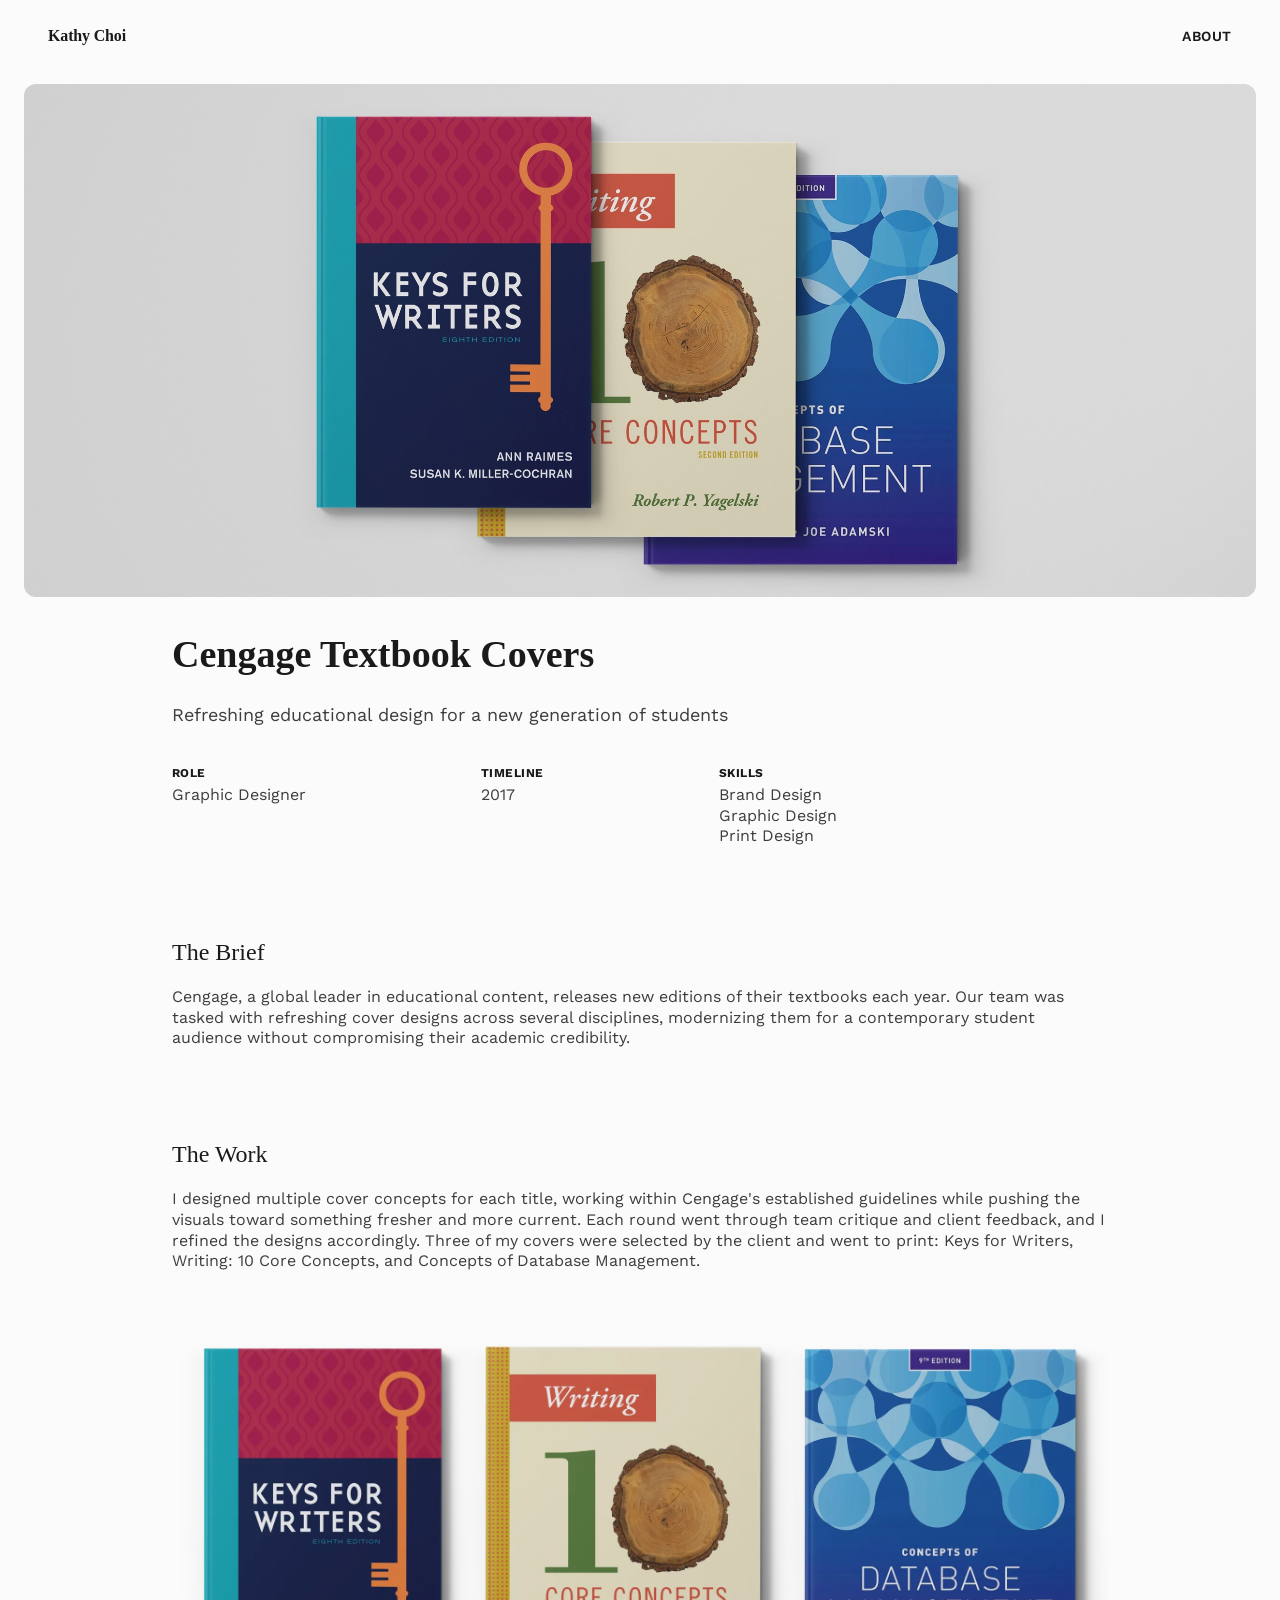
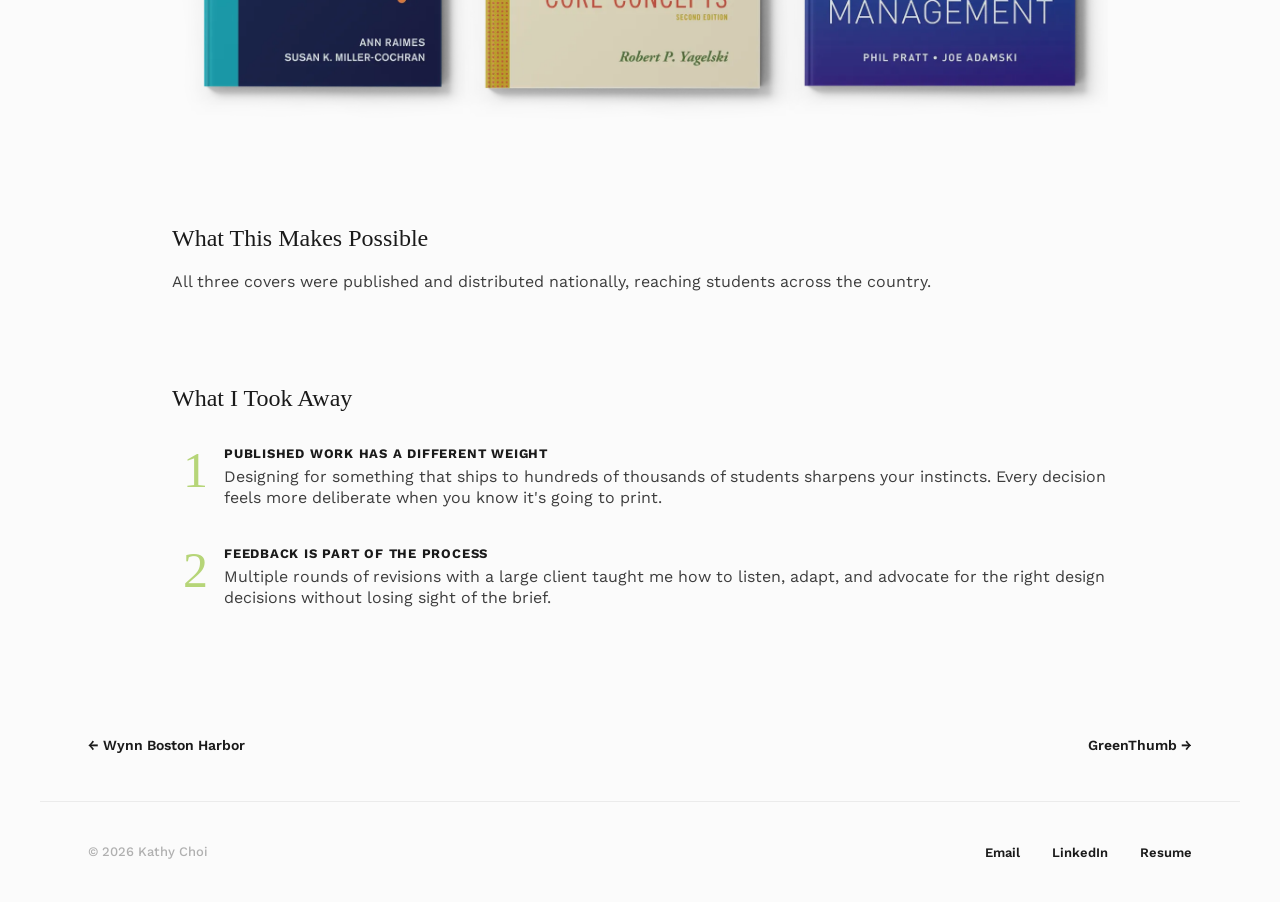
<file: projects/project-6.html>
<!DOCTYPE html>
<html lang="en">
<head>
  <meta charset="UTF-8">
  <meta name="viewport" content="width=device-width, initial-scale=1.0">
  <title>Cengage Textbook Covers — Kathy Choi</title>
  <link rel="preconnect" href="https://fonts.googleapis.com">
  <link rel="preconnect" href="https://fonts.gstatic.com" crossorigin>
  <link href="https://fonts.googleapis.com/css2?family=Work+Sans:ital,wght@0,300;0,400;0,500;0,600;0,700;0,900;1,300;1,400;1,700;1,900&display=swap" rel="stylesheet">
  <link rel="icon" type="image/png" href="../images/k-logo.png">
  <link rel="stylesheet" href="../css/style.css">
</head>
<body>

  <!-- NAV -->
  <nav>
    <a href="../index.html" class="nav-logo">Kathy Choi</a>
    <ul class="nav-links">
      <li><a href="../about.html">About</a></li>
    </ul>
  </nav>

  <!-- TABLE OF CONTENTS -->
  <aside class="toc">
    <a href="../index.html" class="toc-back">&larr; Back</a>
    <ul>
      <li class="toc-star"><img src="../images/star.png" alt=""></li>
      <li><a href="#brief" class="toc-link">The Brief</a></li>
      <li><a href="#work" class="toc-link">The Work</a></li>
      <li><a href="#result" class="toc-link">What This<br>Makes Possible</a></li>
      <li><a href="#outcome" class="toc-link">What I Took Away</a></li>
    </ul>
  </aside>

  <div class="case-wrapper">

    <!-- HERO IMAGE -->
    <div class="case-hero">
      <img src="../images/cengage-hero.jpg" alt="Cengage textbook cover designs">
    </div>

    <!-- TITLE & META -->
    <div class="case-header fade-in">
      <h1>Cengage Textbook Covers</h1>
      <p class="case-subtitle">Refreshing educational design for a new generation of students</p>
      <div class="case-meta">
        <div class="case-meta-item">
          <h3>Role</h3>
          <p>Graphic Designer</p>
        </div>
        <div class="case-meta-item">
          <h3>Timeline</h3>
          <p>2017</p>
        </div>
        <div class="case-meta-item">
          <h3>Skills</h3>
          <p>Brand Design</p>
          <p>Graphic Design</p>
          <p>Print Design</p>
        </div>
      </div>
    </div>

    <!-- THE BRIEF -->
    <div class="case-section fade-in" id="brief">
      <h2>The Brief</h2>
      <p>
        Cengage, a global leader in educational content, releases new editions of their textbooks each year. Our team was tasked with refreshing cover designs across several disciplines, modernizing them for a contemporary student audience without compromising their academic credibility.
      </p>
    </div>

    <!-- THE WORK -->
    <div class="case-section fade-in" id="work">
      <h2>The Work</h2>
      <p>
        I designed multiple cover concepts for each title, working within Cengage's established guidelines while pushing the visuals toward something fresher and more current. Each round went through team critique and client feedback, and I refined the designs accordingly. Three of my covers were selected by the client and went to print: Keys for Writers, Writing: 10 Core Concepts, and Concepts of Database Management.
      </p>
    </div>

    <!-- THREE BOOKS IMAGE -->
    <div class="case-images fade-in">
      <img src="../images/three-books.webp" alt="Three published Cengage textbook covers" loading="lazy" style="width: 100%; display: block; border-radius: 8px;">
    </div>

    <!-- WHAT THIS MAKES POSSIBLE -->
    <div class="case-section fade-in" id="result">
      <h2>What This Makes Possible</h2>
      <p>
        All three covers were published and distributed nationally, reaching students across the country.
      </p>
    </div>

    <!-- WHAT I TOOK AWAY -->
    <div class="case-section fade-in" id="outcome">
      <h2>What I Took Away</h2>

      <div class="takeaway-list">
        <div class="takeaway-item">
          <span class="takeaway-number">1</span>
          <div>
            <h3>Published work has a different weight</h3>
            <p>Designing for something that ships to hundreds of thousands of students sharpens your instincts. Every decision feels more deliberate when you know it's going to print.</p>
          </div>
        </div>
        <div class="takeaway-item">
          <span class="takeaway-number">2</span>
          <div>
            <h3>Feedback is part of the process</h3>
            <p>Multiple rounds of revisions with a large client taught me how to listen, adapt, and advocate for the right design decisions without losing sight of the brief.</p>
          </div>
        </div>
      </div>
    </div>

  </div>

  <!-- PROJECT NAV -->
  <nav class="project-nav">
    <a href="project-5.html" class="project-nav-link prev">&larr; Wynn Boston Harbor</a>
    <a href="project-2.html" class="project-nav-link next">GreenThumb &rarr;</a>
  </nav>

  <!-- FOOTER -->
  <footer>
    <p>&copy; 2026 Kathy Choi</p>
    <ul class="footer-links">
      <li><a href="mailto:kchoi1@sva.edu" class="email-copy" onclick="copyEmail(this)">Email<span class="copy-toast">Copied!</span></a></li>
      <li><a href="https://www.linkedin.com/in/kathy-choi-45417280" target="_blank">LinkedIn</a></li>
      <li><a href="https://drive.google.com/file/d/1AspFxu-CR3KZm83oNCObVS6lmcbsOWtn/view?usp=sharing" target="_blank">Resume</a></li>
    </ul>
  </footer>

  <script>
    const observer = new IntersectionObserver((entries) => {
      entries.forEach(entry => {
        if (entry.isIntersecting) entry.target.classList.add('visible');
      });
    }, { threshold: 0.1 });
    document.querySelectorAll('.fade-in').forEach(el => observer.observe(el));

    // TOC position — align with case header, stick at nav
    const toc = document.querySelector('.toc');
    const caseHeader = document.querySelector('.case-header');
    function updateTocPos() {
      const headerTop = caseHeader.getBoundingClientRect().top;
      toc.style.top = Math.max(72, headerTop) + 'px';
    }
    window.addEventListener('scroll', updateTocPos);
    window.addEventListener('load', updateTocPos);

    // TOC dotted line — spans center of first to center of last link
    const tocUl = document.querySelector('.toc ul');
    const tocItems = document.querySelectorAll('.toc ul li:not(.toc-star)');
    const tocLine = document.createElement('div');
    tocLine.className = 'toc-line';
    tocUl.appendChild(tocLine);
    function updateTocLine() {
      const first = tocItems[0];
      const last = tocItems[tocItems.length - 1];
      const firstCenter = first.offsetTop + first.offsetHeight / 2;
      const lastCenter = last.offsetTop + last.offsetHeight / 2;
      tocLine.style.top = firstCenter + 'px';
      tocLine.style.height = (lastCenter - firstCenter) + 'px';
    }
    window.addEventListener('load', updateTocLine);

    // TOC active state + star position
    const tocLinks = document.querySelectorAll('.toc-link');
    const tocStar = document.querySelector('.toc-star');
    const sections = Array.from(tocLinks).map(link => document.querySelector(link.getAttribute('href')));
    function moveStar(activeLink) {
      if (!activeLink || !tocStar) return;
      const li = activeLink.parentElement;
      const starOffset = li.offsetTop + (activeLink.offsetHeight / 2) - (tocStar.offsetHeight / 2);
      tocStar.style.top = starOffset + 'px';
    }
    const tocObserver = new IntersectionObserver((entries) => {
      entries.forEach(entry => {
        if (entry.isIntersecting) {
          tocLinks.forEach(link => link.classList.remove('active'));
          const active = document.querySelector('.toc-link[href="#' + entry.target.id + '"]');
          if (active) {
            active.classList.add('active');
            moveStar(active);
          }
        }
      });
    }, { rootMargin: '-20% 0px -60% 0px' });
    sections.forEach(s => { if (s) tocObserver.observe(s); });

    function copyEmail(el) {
      try {
        const ta = document.createElement('textarea');
        ta.value = 'kchoi1@sva.edu';
        ta.style.position = 'fixed';
        ta.style.left = '-9999px';
        document.body.appendChild(ta);
        ta.select();
        document.execCommand('copy');
        document.body.removeChild(ta);
        const t = el.querySelector('.copy-toast');
        t.classList.add('show');
        setTimeout(() => t.classList.remove('show'), 1500);
      } catch(e) {}
    }

  </script>

</body>
</html>
</file>
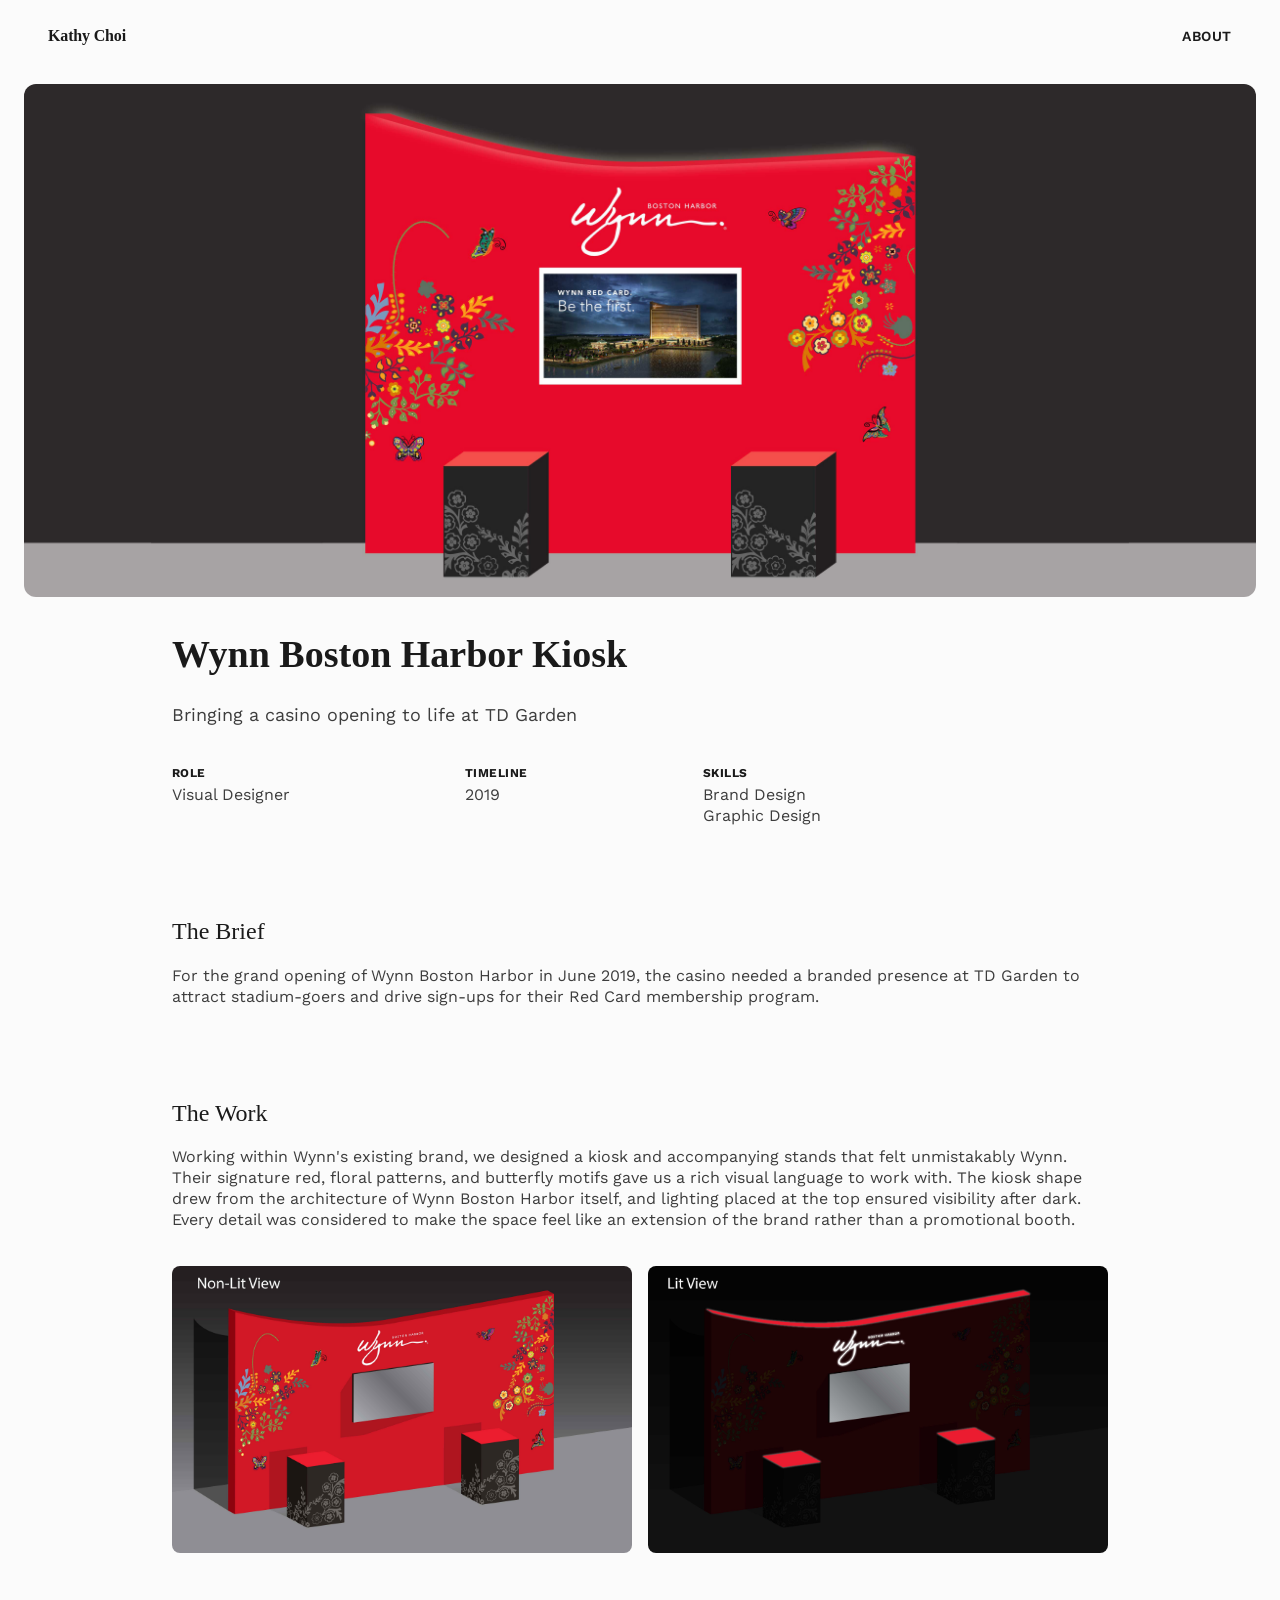
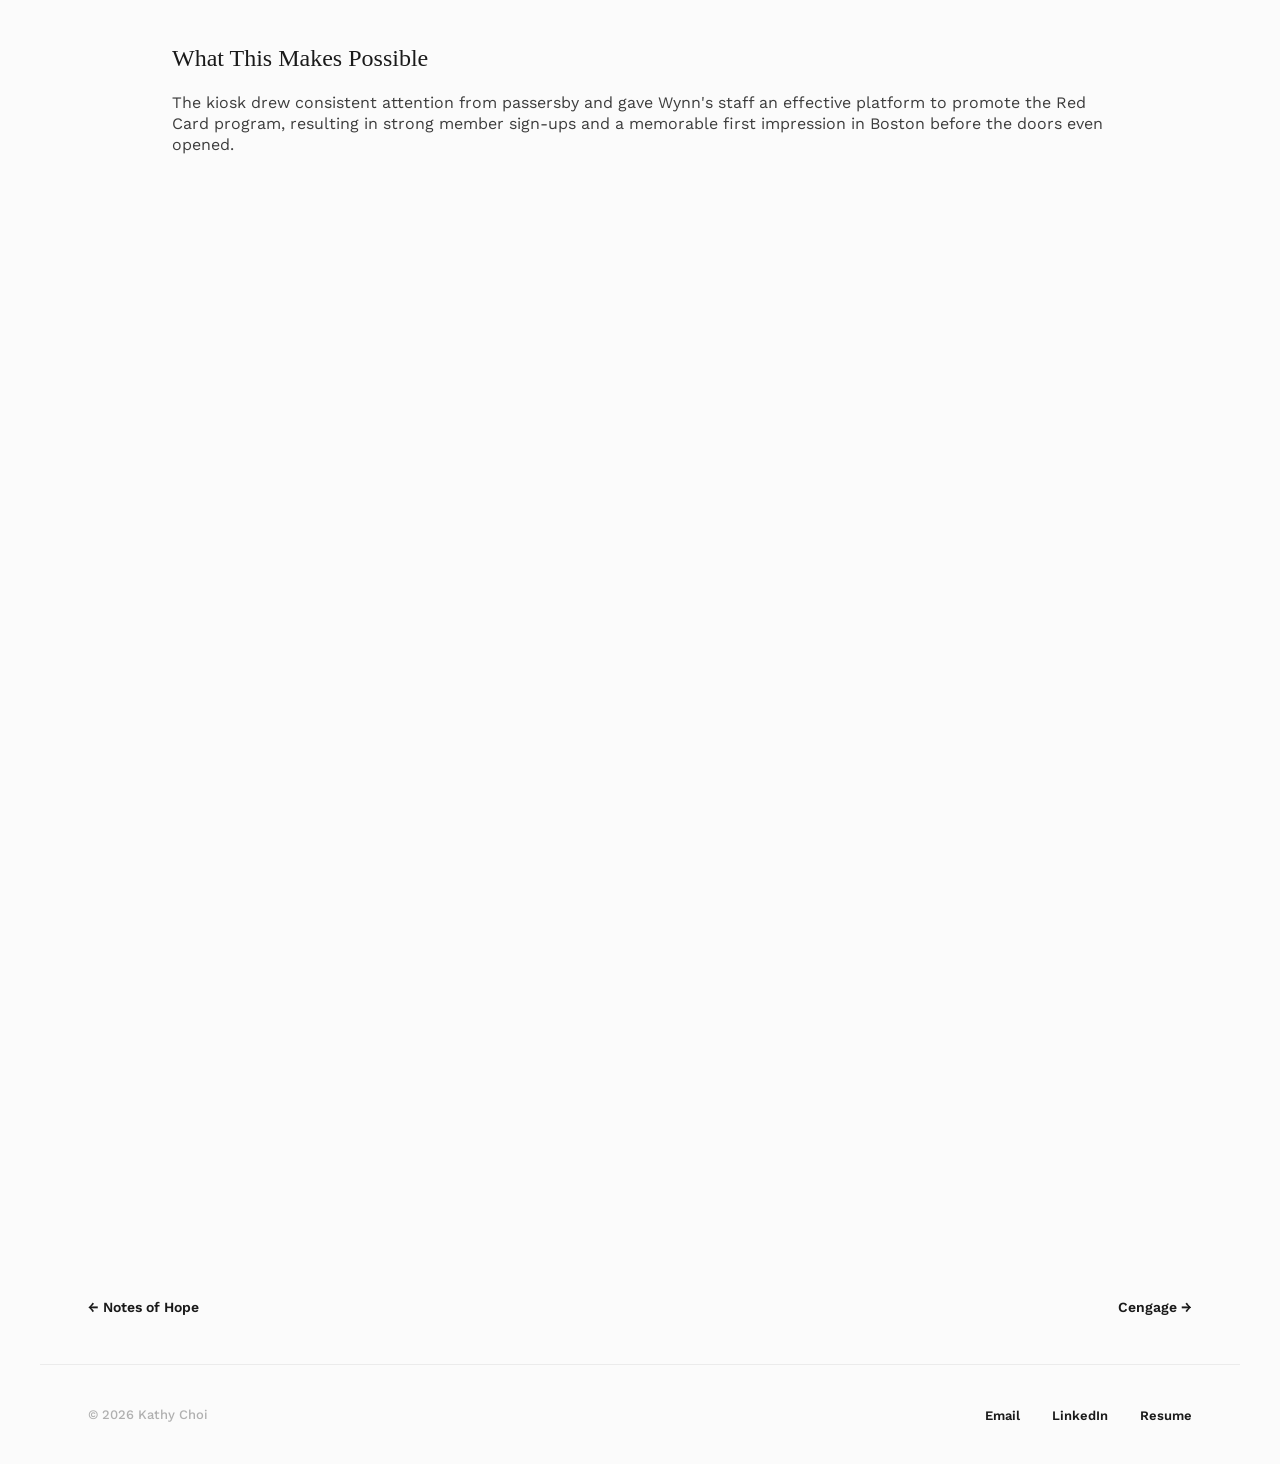
<file: projects/wynn-kiosk.html>
<!DOCTYPE html>
<html lang="en">
<head>
  <meta charset="UTF-8">
  <meta name="viewport" content="width=device-width, initial-scale=1.0">
  <title>Wynn Boston Harbor — Kathy Choi</title>
  <link rel="preconnect" href="https://fonts.googleapis.com">
  <link rel="preconnect" href="https://fonts.gstatic.com" crossorigin>
  <link href="https://fonts.googleapis.com/css2?family=Work+Sans:ital,wght@0,300;0,400;0,500;0,600;0,700;0,900;1,300;1,400;1,700;1,900&display=swap" rel="stylesheet">
  <link rel="icon" type="image/png" href="../images/k-logo.png">
  <link rel="stylesheet" href="../css/style.css">
</head>
<body>

  <!-- NAV -->
  <nav>
    <a href="../index.html" class="nav-logo">Kathy Choi</a>
    <ul class="nav-links">
      <li><a href="../about.html">About</a></li>
    </ul>
  </nav>

  <!-- TABLE OF CONTENTS -->
  <aside class="toc">
    <a href="../index.html" class="toc-back">&larr; Back</a>
    <ul>
      <li class="toc-star"><img src="../images/star.png" alt=""></li>
      <li><a href="#brief" class="toc-link">The Brief</a></li>
      <li><a href="#work" class="toc-link">The Work</a></li>
      <li><a href="#result" class="toc-link">What This Makes Possible</a></li>
      <li><a href="#outcome" class="toc-link">What I Took Away</a></li>
    </ul>
  </aside>

  <div class="case-wrapper">

    <!-- HERO IMAGE -->
    <div class="case-hero">
      <img src="../images/wynn-hero.jpg" alt="Wynn Boston Harbor kiosk at TD Garden">
    </div>

    <!-- TITLE & META -->
    <div class="case-header fade-in">
      <h1>Wynn Boston Harbor Kiosk</h1>
      <p class="case-subtitle">Bringing a casino opening to life at TD Garden</p>
      <div class="case-meta">
        <div class="case-meta-item">
          <h3>Role</h3>
          <p>Visual Designer</p>
        </div>
        <div class="case-meta-item">
          <h3>Timeline</h3>
          <p>2019</p>
        </div>
        <div class="case-meta-item">
          <h3>Skills</h3>
          <p>Brand Design</p>
          <p>Graphic Design</p>
        </div>
      </div>
    </div>

    <!-- THE BRIEF -->
    <div class="case-section fade-in" id="brief">
      <h2>The Brief</h2>
      <p>
        For the grand opening of Wynn Boston Harbor in June 2019, the casino needed a branded presence at TD Garden to attract stadium-goers and drive sign-ups for their Red Card membership program.
      </p>
    </div>

    <!-- THE WORK -->
    <div class="case-section fade-in" id="work">
      <h2>The Work</h2>
      <p>
        Working within Wynn's existing brand, we designed a kiosk and accompanying stands that felt unmistakably Wynn. Their signature red, floral patterns, and butterfly motifs gave us a rich visual language to work with. The kiosk shape drew from the architecture of Wynn Boston Harbor itself, and lighting placed at the top ensured visibility after dark. Every detail was considered to make the space feel like an extension of the brand rather than a promotional booth.
      </p>
    </div>

    <!-- KIOSK IMAGES: NON-LIT / LIT -->
    <div class="case-images fade-in">
      <div class="image-grid two-col">
        <figure>
          <img src="../images/wynn-nonlit.jpg" alt="Wynn kiosk without lighting" loading="lazy">
        </figure>
        <figure>
          <img src="../images/wynn-lit.jpg" alt="Wynn kiosk with lighting" loading="lazy">
        </figure>
      </div>
    </div>

    <!-- THE RESULT -->
    <div class="case-section fade-in" id="result">
      <h2>What This Makes Possible</h2>
      <p>
        The kiosk drew consistent attention from passersby and gave Wynn's staff an effective platform to promote the Red Card program, resulting in strong member sign-ups and a memorable first impression in Boston before the doors even opened.
      </p>
    </div>

    <!-- RESULT IMAGE -->
    <div class="case-images fade-in">
      <img src="../images/wynn-people.jpg" alt="People at the Wynn kiosk" loading="lazy" style="width: 100%; display: block; border-radius: 8px;">
    </div>

    <!-- WHAT I TOOK AWAY -->
    <div class="case-section fade-in" id="outcome">
      <h2>What I Took Away</h2>

      <div class="takeaway-list">
        <div class="takeaway-item">
          <span class="takeaway-number">1</span>
          <div>
            <h3>Brand fluency is a skill</h3>
            <p>Working within an established visual system isn't a limitation. Understanding what makes a brand feel like itself, and extending that into a new format, demands just as much creative thinking.</p>
          </div>
        </div>
        <div class="takeaway-item">
          <span class="takeaway-number">2</span>
          <div>
            <h3>Design for the environment</h3>
            <p>A high-traffic space demands different thinking. Placement, scale, and lighting all factor into whether a design gets noticed or gets ignored.</p>
          </div>
        </div>
      </div>
    </div>

  </div>

  <!-- PROJECT NAV -->
  <nav class="project-nav">
    <a href="notes-of-hope.html" class="project-nav-link prev">&larr; Notes of Hope</a>
    <a href="cengage-covers.html" class="project-nav-link next">Cengage &rarr;</a>
  </nav>

  <!-- FOOTER -->
  <footer>
    <p>&copy; 2026 Kathy Choi</p>
    <ul class="footer-links">
      <li><a href="mailto:kchoi1@sva.edu" class="email-copy" onclick="copyEmail(this)">Email<span class="copy-toast">Copied!</span></a></li>
      <li><a href="https://www.linkedin.com/in/kathy-choi-45417280" target="_blank">LinkedIn</a></li>
      <li><a href="https://drive.google.com/file/d/1y1ZLLrg5wSyGbIziBuMyG19BUab0SPnS/view?usp=sharing" target="_blank">Resume</a></li>
    </ul>
  </footer>

  <script>
    const observer = new IntersectionObserver((entries) => {
      entries.forEach(entry => {
        if (entry.isIntersecting) entry.target.classList.add('visible');
      });
    }, { threshold: 0.1 });
    document.querySelectorAll('.fade-in').forEach(el => observer.observe(el));

    // TOC position — align with case header, stick at nav
    const toc = document.querySelector('.toc');
    const caseHeader = document.querySelector('.case-header');
    function updateTocPos() {
      const headerTop = caseHeader.getBoundingClientRect().top;
      toc.style.top = Math.max(72, headerTop) + 'px';
    }
    window.addEventListener('scroll', updateTocPos);
    window.addEventListener('load', updateTocPos);

    // TOC dotted line — spans center of first to center of last link
    const tocUl = document.querySelector('.toc ul');
    const tocItems = document.querySelectorAll('.toc ul li:not(.toc-star)');
    const tocLine = document.createElement('div');
    tocLine.className = 'toc-line';
    tocUl.appendChild(tocLine);
    function updateTocLine() {
      const first = tocItems[0];
      const last = tocItems[tocItems.length - 1];
      const firstCenter = first.offsetTop + first.offsetHeight / 2;
      const lastCenter = last.offsetTop + last.offsetHeight / 2;
      tocLine.style.top = firstCenter + 'px';
      tocLine.style.height = (lastCenter - firstCenter) + 'px';
    }
    window.addEventListener('load', updateTocLine);

    // TOC active state + star position
    const tocLinks = document.querySelectorAll('.toc-link');
    const tocStar = document.querySelector('.toc-star');
    const sections = Array.from(tocLinks).map(link => document.querySelector(link.getAttribute('href')));
    function moveStar(activeLink) {
      if (!activeLink || !tocStar) return;
      const li = activeLink.parentElement;
      const starOffset = li.offsetTop + (activeLink.offsetHeight / 2) - (tocStar.offsetHeight / 2);
      tocStar.style.top = starOffset + 'px';
    }
    const tocObserver = new IntersectionObserver((entries) => {
      entries.forEach(entry => {
        if (entry.isIntersecting) {
          tocLinks.forEach(link => link.classList.remove('active'));
          const active = document.querySelector('.toc-link[href="#' + entry.target.id + '"]');
          if (active) {
            active.classList.add('active');
            moveStar(active);
          }
        }
      });
    }, { rootMargin: '-20% 0px -60% 0px' });
    sections.forEach(s => { if (s) tocObserver.observe(s); });

    function copyEmail(el) {
      try {
        const ta = document.createElement('textarea');
        ta.value = 'kchoi1@sva.edu';
        ta.style.position = 'fixed';
        ta.style.left = '-9999px';
        document.body.appendChild(ta);
        ta.select();
        document.execCommand('copy');
        document.body.removeChild(ta);
        const t = el.querySelector('.copy-toast');
        t.classList.add('show');
        setTimeout(() => t.classList.remove('show'), 1500);
      } catch(e) {}
    }

  </script>

</body>
</html>
</file>
<file: css/style.css>
/* ========================================
   FONTS
   ======================================== */
@font-face {
  font-family: 'New Spirit';
  src: url('https://framerusercontent.com/assets/HUJvYJqQU1GuvULPYOLX7O51qc.woff2') format('woff2');
  font-weight: 400;
  font-style: normal;
  font-display: swap;
}

@font-face {
  font-family: 'New Spirit';
  src: url('https://framerusercontent.com/assets/v4QDcnRHH7rKKGAwIErp9KZT88.woff2') format('woff2');
  font-weight: 600;
  font-style: normal;
  font-display: swap;
}

/* ========================================
   RESET & BASE
   ======================================== */
*,
*::before,
*::after {
  margin: 0;
  padding: 0;
  box-sizing: border-box;
}

:root {
  --black: #1a1a1a;
  --dark-gray: #3d3d3d;
  --mid-gray: #7a7a7a;
  --soft-gray: #b0b0b0;
  --light-gray: #ebebeb;
  --white: #ffffff;
  --max-width: 1200px;
  --content-width: 760px;
  --nav-height: 72px;
  --heading-font: 'New Spirit', Georgia, serif;
  --body-font: 'Work Sans', -apple-system, BlinkMacSystemFont, sans-serif;
}

html {
  font-size: 16px;
  scroll-behavior: smooth;
  overflow-x: hidden;
}

body {
  font-family: var(--body-font);
  color: var(--black);
  background: #fbfbfb;
  line-height: 1.2;
  -webkit-font-smoothing: antialiased;
}

body.home::before {
  content: '';
  position: fixed;
  top: 0;
  left: 0;
  right: 0;
  height: 100vh;
  background: url('../images/gradient_bg2.webp') no-repeat center top / 100% auto;
  -webkit-mask-image: linear-gradient(to bottom, black 40%, transparent 100%);
  mask-image: linear-gradient(to bottom, black 40%, transparent 100%);
  z-index: -1;
  pointer-events: none;
}

img {
  max-width: 100%;
  display: block;
}

a {
  color: inherit;
  text-decoration: none;
}

::selection {
  background: var(--black);
  color: var(--white);
}

/* ========================================
   NAV
   ======================================== */
nav {
  position: fixed;
  top: 0;
  left: 0;
  right: 0;
  z-index: 200;
  height: var(--nav-height);
  padding: 0 3rem;
  display: flex;
  justify-content: space-between;
  align-items: center;
  background: transparent;
}

.nav-logo {
  font-family: var(--heading-font);
  font-size: 1rem;
  font-weight: 600;
  letter-spacing: -0.01em;
}

.nav-links {
  display: flex;
  gap: 2.25rem;
  list-style: none;
}

.nav-links a {
  font-size: 0.875rem;
  font-weight: 600;
  color: var(--black);
  text-transform: uppercase;
  letter-spacing: 0.04em;
  transition: opacity 0.25s;
}

.nav-links a:hover {
  opacity: 0.5;
}

/* ========================================
   HOMEPAGE — HERO (centered)
   ======================================== */
.home-hero {
  max-width: var(--max-width);
  margin: 0 auto;
  padding: calc(var(--nav-height) + 6rem) 3rem 6rem;
  display: flex;
  justify-content: center;
}

.hero-inner {
  max-width: 950px;
}

.home-hero h1 {
  font-family: var(--heading-font);
  font-size: clamp(2.25rem, 5vw, 3.75rem);
  font-weight: 400;
  line-height: 1.35;
  letter-spacing: -0.01em;
  color: var(--black);
}

.home-hero .hero-mobile {
  display: none;
}

.home-hero .hero-sub {
  margin-top: 1rem;
  font-size: 0.9375rem;
  color: var(--mid-gray);
  line-height: 1.7;
  font-weight: 500;
}

/* ========================================
   SECTION LABEL — black accent
   ======================================== */
.section-label {
  font-size: 0.6875rem;
  font-weight: 700;
  text-transform: uppercase;
  letter-spacing: 0.14em;
  color: var(--black);
  margin-bottom: 2.5rem;
}

/* ========================================
   HOMEPAGE — PROJECT GRID (two columns)
   ======================================== */
.projects-section {
  max-width: var(--max-width);
  margin: 0 auto;
  padding: 0 3rem 6rem;
  scroll-margin-top: var(--nav-height);
}

.project-grid {
  display: grid;
  grid-template-columns: 1fr 1fr;
  gap: 3rem 2.5rem;
}

.project-card {
  display: block;
}

/* Image — full width of column, on top */
.project-card-image {
  width: 100%;
  aspect-ratio: 4 / 3;
  overflow: hidden;
  background: #f2f2f2;
  border-radius: 12px;
}

.project-card-image img {
  width: 100%;
  height: 100%;
  object-fit: cover;
  transform: scale(var(--zoom, 1));
  transition: transform 0.5s ease;
}

.project-card:hover .project-card-image img {
  transform: scale(calc(var(--zoom, 1) * 1.03));
}

/* Text — below image */
.project-card-content {
  padding-top: 1.25rem;
}

.project-card-org {
  font-size: 0.75rem;
  font-weight: 600;
  color: #77b700;
  margin-bottom: 0.375rem;
}

.project-card-content h2 {
  font-size: 1.25rem;
  font-weight: 600;
  letter-spacing: -0.01em;
  margin-bottom: 0.5rem;
  color: black;
}

.project-card-desc {
  font-size: 0.875rem;
  color: var(--dark-gray);
  line-height: 1.6;
}

.project-tags {
  display: flex;
  flex-wrap: wrap;
  gap: 0.375rem;
  margin-top: 0.875rem;
}

.project-tags span {
  font-size: 0.5625rem;
  font-weight: 700;
  color: var(--black);
  background: transparent;
  padding: 0.35rem 0.75rem;
  border: 1px solid var(--black);
  border-radius: 100px;
  letter-spacing: 0.06em;
  text-transform: uppercase;
}

/* Arrow link — black accent */
.project-card-link {
  display: inline-flex;
  align-items: center;
  gap: 0.375rem;
  font-size: 0.8125rem;
  font-weight: 700;
  margin-top: 1rem;
  color: var(--black);
  letter-spacing: 0.01em;
}

.project-card-link .arrow {
  display: inline-block;
  transition: transform 0.25s;
  font-size: 1.125rem;
  line-height: 1;
}

.project-card:hover .project-card-link .arrow {
  transform: translateX(4px);
}

/* ========================================
   CASE STUDY — WRAPPER
   1200px container, flex column, children centered,
   all text LEFT-ALIGNED inside 70%-width blocks.
   ======================================== */
.case-wrapper {
  width: 1200px;
  max-width: 100%;
  margin: 0 auto;
  padding: calc(var(--nav-height) + 12px) 0 80px;
  display: flex;
  flex-direction: column;
  align-items: center;
  gap: 35px;
  position: relative;
  background: #fbfbfb;
}

/* ========================================
   CASE STUDY — HERO IMAGE
   Large centered image with slight side margin
   ======================================== */
.case-hero {
  width: calc(100vw - 48px);
  max-width: calc(100vw - 48px);
  position: relative;
  z-index: 201;
}

.case-hero img {
  width: 100%;
  aspect-ratio: 2.4;
  object-fit: cover;
  border-radius: 12px;
}

/* ========================================
   CASE STUDY — TITLE & META
   70% width, left-aligned text
   ======================================== */
.case-header {
  width: 78%;
  text-align: left;
}

.case-header h1 {
  font-family: var(--heading-font);
  font-size: 38px;
  font-weight: 600;
  line-height: 1.2;
  margin-bottom: 25px;
}

.case-header .case-subtitle {
  font-family: var(--body-font);
  font-size: 18px;
  font-weight: 400;
  color: var(--dark-gray);
  line-height: 1.3;
  margin-bottom: 40px;
}

.case-meta {
  display: flex;
  gap: 175px;
}

.case-meta-item h3 {
  font-family: var(--body-font);
  font-size: 12px;
  font-weight: 700;
  text-transform: uppercase;
  letter-spacing: 0.04em;
  color: var(--black);
  margin-bottom: 4px;
}

.case-meta-item p {
  font-size: 16px;
  font-weight: 400;
  color: var(--dark-gray);
  line-height: 1.3;
}

/* ========================================
   CASE STUDY — SECTION (PROBLEM, SOLUTIONS)
   70% width, left-aligned
   ======================================== */
.case-section {
  width: 78%;
  text-align: left;
}

.case-section-with-image {
  display: flex;
  gap: 40px;
  align-items: stretch;
}

.case-section-with-image > img {
  width: 300px;
  max-width: 300px;
  aspect-ratio: 1;
  flex-shrink: 0;
  object-fit: cover;
  border-radius: 8px;
  padding: 0;
  margin-top: 20px !important;
  align-self: center;
}

.case-section-with-image h3 {
  margin-top: 0;
}

.findings-grid {
  width: 78%;
  display: grid;
  grid-template-columns: 1fr 1fr;
  gap: 20px;
  align-items: center;
}

.findings-image img {
  width: 100%;
  object-fit: cover;
  border-radius: 8px;
  cursor: zoom-in;
}

.findings-flow {
  display: flex;
  flex-direction: column;
  align-items: center;
  justify-content: center;
  text-align: center;
  background: #b6d578 url('../images/green-wood-bg.png') center / cover no-repeat;
  border-radius: 8px;
  padding: 32px 40px;
  box-sizing: border-box;
  height: 100%;
}

.flow-step {
  font-family: var(--heading-font);
  font-size: 22px;
  font-weight: 500;
  color: #2f3525;
  margin: 0;
}

.flow-arrow {
  display: flex;
  justify-content: center;
  margin: 35px 0;
}

.case-section h2 {
  font-family: var(--heading-font);
  font-size: 24px;
  font-weight: 200;
  margin-top: 56px;
  margin-bottom: 20px;
  color: var(--black);
  line-height: 1.2;
}

.case-section p {
  font-size: 16px;
  font-weight: 400;
  line-height: 1.3;
  color: var(--dark-gray);
  margin-bottom: 12px;
}

.case-section p:last-of-type {
  margin-bottom: 0;
}

.case-section h3 {
  position: relative;
  font-family: var(--body-font);
  font-size: 13px;
  font-weight: 700;
  text-transform: uppercase;
  letter-spacing: 0.06em;
  line-height: 1.4;
  color: var(--dark-gray);
  margin-top: 25px;
  margin-bottom: 5px;
}

.h3-star {
  position: absolute;
  left: -20px;
  top: 50%;
  transform: translateY(-50%);
  width: 10px;
  height: 10px;
}

.insights-intro {
  width: 78%;
  font-size: 16px;
  margin-bottom: -5px;
  margin-top: 40px;
  align-self: center;
  text-align: left;
}

/* ---- Insight blocks ---- */
.case-insight {
  width: 78%;
  background: #f7f7f7;
  padding: 28px 28px;
  text-align: left;
}

.research-band .case-insight {
  background: #ededee;
}


.insights-grid {
  width: 78%;
  display: grid;
  grid-template-columns: 1fr 1fr;
  gap: 18px;
}

.insights-grid.three-col {
  grid-template-columns: 1fr 1fr 1fr;
}

.insights-grid .case-insight {
  width: 100%;
}

.video-cell {
  border-radius: 8px;
  overflow: hidden;
}

.video-cell video {
  width: 100%;
  height: 100%;
  object-fit: contain;
  display: block;
  background: #000;
}

.video-cell img {
  width: 100%;
  height: 100%;
  object-fit: cover;
  display: block;
}

.case-insight h3 {
  font-family: var(--body-font);
  font-size: 13px;
  font-weight: 700;
  text-transform: uppercase;
  letter-spacing: 0.06em;
  color: var(--dark-gray);
  margin-bottom: 16px;
}

.case-insight p {
  font-size: 16px;
  font-weight: 400;
  line-height: 1.5;
  color: var(--dark-gray);
  margin-bottom: 12px;
}

.case-insight p:last-of-type {
  margin-bottom: 0;
}

.case-insight .insight-title {
  font-family: var(--heading-font);
  font-size: 22px;
  font-weight: 600;
  line-height: 1.3;
  color: var(--black);
  margin-bottom: 14px;
}

.case-insight p.hmw-callout {
  font-family: var(--heading-font);
  font-size: 20px;
  font-weight: 400;
  font-style: italic;
  line-height: 1.5;
  color: var(--black);
  margin-top: 20px;
}

/* ---- Research band ---- */
.research-band {
  width: 100%;
  background: transparent;
  padding: 0;
}

.research-band-inner {
  width: 1200px;
  max-width: 100%;
  margin: 0 auto;
  display: flex;
  flex-direction: column;
  align-items: center;
  gap: 35px;
}

.research-band-inner > .case-quotes {
  margin-top: 0;
}

.section-divider {
  width: 78%;
  border: none;
  border-top: 1px solid #ddd;
  margin: 40px 0 0;
}

.research-band .placeholder-image {
  background: #eaeaea;
}

.case-section ul {
  padding-left: 20px;
  margin-top: 4px;
  margin-bottom: 12px;
}

.case-section li {
  font-size: 16px;
  line-height: 1.5;
  color: var(--dark-gray);
  margin-bottom: 6px;
}

.case-section img:not(.h3-star) {
  width: 100%;
  margin-top: 28px;
}

.placeholder-image {
  width: 100%;
  aspect-ratio: 16 / 10;
  background: #f2f2f2;
  display: flex;
  align-items: center;
  justify-content: center;
  font-size: 13px;
  color: var(--soft-gray);
  font-weight: 500;
  letter-spacing: 0.02em;
  margin-top: 28px;
}

.placeholder-image.tall {
  aspect-ratio: 4 / 3;
}

.case-images .placeholder-image {
  margin-top: 0;
}

/* ========================================
   CASE STUDY — FEATURE BLOCK
   70% width, left-aligned text, image same width
   ======================================== */
.case-feature {
  width: 78%;
  display: flex;
  flex-direction: column;
  gap: 80px;
}

.case-feature-item {
  width: 100%;
}

.case-feature-text {
  text-align: left;
  margin-bottom: 28px;
}

.case-feature-text h3 {
  font-family: var(--body-font);
  font-size: 16px;
  font-weight: 700;
  text-transform: uppercase;
  letter-spacing: 0.04em;
  margin-bottom: 8px;
  color: var(--black);
}

.case-feature-text p {
  font-size: 16px;
  font-weight: 400;
  line-height: 1.3;
  color: var(--dark-gray);
  margin-bottom: 12px;
}

.case-feature-text p:last-of-type {
  margin-bottom: 0;
}

.case-feature-item img {
  width: 100%;
}

/* ========================================
   CASE STUDY — PULL QUOTES
   70% width, left-aligned
   ======================================== */
.case-quotes {
  width: 78%;
}

.quote-block {
  margin-bottom: 36px;
  padding-left: 24px;
  border-left: 3px solid #b6d578;
  text-align: left;
}

.quote-block:last-child {
  margin-bottom: 0;
}

.quote-block blockquote {
  font-family: var(--heading-font);
  font-size: 20px;
  font-weight: 400;
  line-height: 1.5;
  color: var(--dark-gray);
  font-style: italic;
}

.quote-block cite {
  display: block;
  margin-top: 8px;
  font-size: 14px;
  font-style: normal;
  color: var(--mid-gray);
  font-weight: 500;
}

.quote-block cite .cite-title {
  font-style: italic;
  font-weight: 500;
}

/* ========================================
   CASE STUDY — OUTCOME + TAKEAWAYS
   70% width, left-aligned
   ======================================== */
.case-outcome {
  width: 78%;
  text-align: left;
}

.case-outcome h2 {
  font-family: var(--body-font);
  font-size: 20px;
  font-weight: 700;
  text-transform: uppercase;
  letter-spacing: 0.04em;
  margin-bottom: 16px;
  color: var(--black);
}

.case-outcome > p {
  font-size: 16px;
  line-height: 1.3;
  color: var(--dark-gray);
  margin-bottom: 36px;
}

.takeaway-list {
  display: flex;
  flex-direction: column;
  gap: 36px;
  margin-top: 32px;
}

.takeaway-item {
  display: flex;
  gap: 16px;
  align-items: flex-start;
}

.takeaway-number {
  font-family: var(--heading-font);
  font-size: 50px;
  font-weight: 100;
  color: #b6d578;
  flex-shrink: 0;
  line-height: 1;
  min-width: 36px;
  text-align: right;
}

.takeaway-item h3 {
  font-family: var(--body-font);
  font-size: 13px;
  font-weight: 700;
  text-transform: uppercase;
  letter-spacing: 0.06em;
  margin-top: 0;
  margin-bottom: 4px;
  color: var(--black);
  line-height: 1.4;
}

.takeaway-item p {
  font-size: 16px;
  line-height: 1.3;
  color: var(--dark-gray);
}

/* ========================================
   CASE STUDY — SUPPORTING IMAGES
   70% width
   ======================================== */
.case-images {
  width: 78%;
}

.image-grid {
  display: grid;
  gap: 16px;
}

.image-grid.two-col {
  grid-template-columns: 1fr 1fr;
}

.image-grid.full {
  grid-template-columns: 1fr;
}

.image-grid figure {
  margin: 0;
}

.image-grid figure img {
  display: block;
}

.image-grid img {
  width: 100%;
  aspect-ratio: 16 / 10;
  object-fit: cover;
  border-radius: 8px;
}

.image-grid figcaption,
.image-caption {
  padding: 12px 0 0;
  font-size: 11px;
  color: var(--soft-gray);
  font-weight: 500;
  text-align: center;
}

/* ========================================
   ABOUT SECTION
   ======================================== */
.about-section {
  max-width: var(--max-width);
  margin: 0 auto;
  padding: 6rem 3rem;
  border-top: 1px solid var(--light-gray);
}

.about-page {
  padding-top: calc(var(--nav-height) + 4rem);
  border-top: none;
}

.about-content {
  display: grid;
  grid-template-columns: 1.2fr 1fr;
  gap: 3.5rem;
  align-items: start;
}

.about-image {
  width: 100%;
  margin-top: -1.5rem;
  filter: drop-shadow(0 4px 12px rgba(0, 0, 0, 0.12));
}

.about-image img {
  width: 100%;
  height: auto;
  display: block;
  mix-blend-mode: multiply;
}

.about-text {
  padding-top: 0.5rem;
}

.about-text h2 {
  font-family: var(--heading-font);
  font-size: 1.8rem;
  font-weight: 600;
  letter-spacing: -0.01em;
  margin-bottom: 1.25rem;
}

.about-text p {
  font-size: 0.9375rem;
  line-height: 1.4;
  color: black;
  margin-bottom: 1rem;
}

.about-text p:last-of-type {
  margin-bottom: 0;
}

.about-links {
  display: flex;
  flex-wrap: wrap;
  gap: 0.375rem;
  margin-top: 1.75rem;
}

.about-links a {
  font-size: 0.5625rem;
  font-weight: 700;
  color: var(--black);
  background: transparent;
  padding: 0.35rem 0.75rem;
  border: 1px solid var(--black);
  border-radius: 100px;
  letter-spacing: 0.06em;
  text-transform: uppercase;
  transition: background 0.25s, color 0.25s;
}

.about-links a:hover {
  background: #b6d578;
  border-color: #b6d578;
  color: var(--black);
}

.about-links .email-copy .copy-toast {
  bottom: calc(100% + 8px);
}

/* ========================================
   DRAGGABLE LAYER — in-page section
   ======================================== */
.draggable-layer {
  position: relative;
  width: 100%;
  height: 70vh;
  z-index: 100;
}

.draggable {
  position: absolute;
  cursor: grab;
  user-select: none;
  -webkit-user-select: none;
  transition: transform 0.2s ease, filter 0.2s ease;
}

.draggable:hover {
  filter: brightness(1.05);
  transform: scale(1.05);
}

.draggable-hint {
  position: absolute;
  top: 4%;
  left: 50%;
  transform: translateX(-50%);
  font-family: var(--heading-font);
  font-size: 1.05rem;
  font-weight: 400;
  color: var(--black);
  white-space: nowrap;
  cursor: grab;
  user-select: none;
  -webkit-user-select: none;
  background: rgba(255, 255, 255, 0.55);
  backdrop-filter: blur(8px);
  -webkit-backdrop-filter: blur(8px);
  border: 1px solid rgba(0, 0, 0, 0.1);
  border-radius: 50px;
  padding: 12px 30px;
  z-index: 101;
  transition: transform 0.3s ease;
  pointer-events: auto;
}

.draggable-hint:hover {
  transform: translateX(-50%) scale(1.05);
}

.drag-instruction {
  position: absolute;
  top: 55%;
  left: 77%;
  font-size: 0.8rem;
  font-style: italic;
  color: var(--soft-gray);
  pointer-events: none;
}

/* ========================================
   FOOTER — minimal Sydney style
   ======================================== */
footer {
  border-top: 1px solid var(--light-gray);
  padding: 2.5rem 3rem;
  display: flex;
  justify-content: space-between;
  align-items: center;
  max-width: var(--max-width);
  margin: 0 auto;
  position: relative;
  z-index: 2;
  background: #fbfbfb;
}

.about-footer {
  position: fixed;
  bottom: 0;
  left: 0;
  right: 0;
  max-width: none;
  background: transparent;
  border-top: none;
  z-index: 150;
}

footer p {
  font-size: 0.8125rem;
  color: var(--soft-gray);
  font-weight: 500;
}

.footer-links {
  display: flex;
  gap: 2rem;
  list-style: none;
}

.footer-links a {
  font-size: 0.8125rem;
  font-weight: 600;
  color: var(--black);
  transition: opacity 0.25s;
}

.footer-links a:hover,
.footer-links .email-copy:hover {
  opacity: 0.5;
}

.email-copy {
  position: relative;
}

.email-copy .copy-toast {
  position: absolute;
  bottom: calc(100% + 6px);
  left: 50%;
  transform: translateX(-50%);
  font-size: 0.6875rem;
  font-weight: 500;
  color: var(--white);
  background: var(--black);
  padding: 4px 10px;
  border-radius: 4px;
  white-space: nowrap;
  opacity: 0;
  pointer-events: none;
  transition: opacity 0.2s;
}

.email-copy .copy-toast.show {
  opacity: 1;
}

/* ========================================
   BACK LINK — black accent arrow
   ======================================== */
.back-link {
  display: inline-flex;
  align-items: center;
  gap: 0.5rem;
  font-size: 0.8125rem;
  font-weight: 700;
  color: var(--black);
  padding: 1.75rem 3rem;
  transition: gap 0.25s;
}

.back-link:hover {
  gap: 0.75rem;
}

/* ========================================
   PROGRESS BAR (case study pages)
   ======================================== */
.progress-bar {
  position: fixed;
  top: 0;
  left: 0;
  height: 3px;
  width: 0%;
  background: var(--black);
  z-index: 200;
  transition: width 0.05s linear;
}

/* ========================================
   TABLE OF CONTENTS — sticky sidebar
   ======================================== */
.toc {
  position: fixed;
  top: var(--nav-height);
  left: 0;
  width: 200px;
  padding: 0 32px;
  z-index: 50;
  transition: top 0s;
}

.toc-back {
  display: block;
  font-family: var(--body-font);
  font-size: 0.6875rem;
  font-weight: 500;
  color: var(--dark-gray);
  text-decoration: none;
  margin-bottom: 20px;
  transition: color 0.25s;
}

.toc-back:hover {
  color: var(--black);
}

.toc ul {
  list-style: none;
  display: flex;
  flex-direction: column;
  gap: 8px;
  border-left: none;
  padding-left: 16px;
  position: relative;
}

.toc-line {
  position: absolute;
  left: -1px;
  width: 3px;
  background-image: radial-gradient(circle, rgba(50, 64, 79, 0.3) 0.75px, transparent 0.75px);
  background-size: 3px 4px;
  background-position: center;
  background-repeat: repeat-y;
  pointer-events: none;
}

.toc-star {
  position: absolute;
  left: -4.5px;
  top: 0;
  width: 10px;
  height: 10px;
  transition: top 0.3s ease;
  pointer-events: none;
}

.toc-star img {
  width: 100%;
  height: 100%;
}

.toc .toc-link {
  font-family: var(--body-font);
  font-size: 0.8125rem;
  font-weight: 400;
  color: var(--soft-gray);
  text-decoration: none;
  transition: color 0.25s;
  display: block;
  line-height: 1.4;
}

.toc .toc-link:hover {
  color: var(--dark-gray);
}

.toc .toc-link.active {
  color: var(--black);
  font-weight: 600;
}

@media (max-width: 1500px) {
  .toc {
    display: none;
  }
}

/* ========================================
   IMPACT CHART — cost vs impact matrix
   ======================================== */
.impact-chart {
  position: relative;
  width: 100%;
  padding: 28px 52px;
}

.chart-label {
  position: absolute;
  font-family: var(--body-font);
  font-size: 11px;
  font-weight: 700;
  text-transform: uppercase;
  letter-spacing: 0.1em;
  color: #c4c0b8;
}

.chart-label-top {
  top: 0;
  left: 50%;
  transform: translateX(-50%);
}

.chart-label-bottom {
  bottom: 0;
  left: 50%;
  transform: translateX(-50%);
}

.chart-label-left {
  left: 0;
  top: 50%;
  transform: translateY(-50%);
  text-align: center;
  line-height: 1.4;
}

.chart-label-right {
  right: 0;
  top: 50%;
  transform: translateY(-50%);
  text-align: center;
  line-height: 1.4;
}

.chart-grid {
  display: grid;
  grid-template-columns: 1fr 1fr;
  grid-template-rows: 1fr 1fr;
  aspect-ratio: 2 / 1;
  gap: 3px;
}

.chart-quadrant {
  background: #ededeb;
  position: relative;
}

.chart-dot {
  position: absolute;
  display: flex;
  flex-direction: column;
  align-items: center;
  transform: translateX(-50%);
}

.chart-dot::before {
  content: '';
  width: 14px;
  height: 14px;
  border-radius: 50%;
  background: #1d3c3a;
  flex-shrink: 0;
  margin-bottom: 6px;
}

.chart-dot span {
  font-family: var(--body-font);
  font-size: 13px;
  font-weight: 600;
  color: #1d3c3a;
  line-height: 1.3;
  text-align: center;
  white-space: nowrap;
}

/* ========================================
   LIGHTBOX
   ======================================== */
.lightbox {
  display: none;
  position: fixed;
  inset: 0;
  z-index: 9999;
  background: rgba(0, 0, 0, 0.85);
  align-items: center;
  justify-content: center;
}

.lightbox.active {
  display: flex;
  overflow: hidden;
}

.lightbox img {
  max-width: 90vw;
  max-height: 90vh;
  object-fit: contain;
  border-radius: 8px;
}

.lightbox-close {
  position: absolute;
  top: 24px;
  right: 32px;
  background: none;
  border: none;
  color: #fff;
  font-size: 36px;
  cursor: pointer;
  line-height: 1;
  padding: 12px 16px;
  z-index: 10000;
}

.lightbox-close:hover {
  opacity: 0.7;
}

/* ========================================
   CASE CTA — external link button
   ======================================== */
.case-cta {
  text-align: center;
  padding: 3rem 0;
}

.case-cta a {
  display: inline-block;
  font-size: 0.9rem;
  font-weight: 600;
  color: var(--black);
  border: 1.5px solid var(--black);
  border-radius: 50px;
  padding: 0.75rem 2rem;
  transition: background 0.25s, color 0.25s, border-color 0.25s;
}

.case-cta a:hover {
  background: #b6d578;
  border-color: #b6d578;
  color: var(--black);
}

/* ========================================
   PROJECT NAV — prev/next links
   ======================================== */
.project-nav {
  position: relative;
  max-width: var(--max-width);
  margin: 0 auto;
  padding: 3rem 3rem;
  display: flex;
  justify-content: space-between;
  align-items: center;
  border-top: none;
  background: #fbfbfb;
  height: auto;
  z-index: 2;
}

.project-nav-link {
  font-size: 0.875rem;
  font-weight: 600;
  color: var(--black);
  transition: opacity 0.25s;
}

.project-nav-link:hover {
  opacity: 0.5;
}

.project-nav-link.next {
  margin-left: auto;
}

/* ========================================
   FADE-IN ANIMATION
   ======================================== */
.fade-in {
  opacity: 0;
  transform: translateY(20px);
  transition: opacity 0.6s ease, transform 0.6s ease;
}

.fade-in.visible {
  opacity: 1;
  transform: translateY(0);
}

/* ========================================
   RESPONSIVE
   ======================================== */
@media (max-width: 960px) {
  .insights-grid.three-col {
    grid-template-columns: 1fr;
  }
}

@media (max-width: 768px) {
  nav {
    padding: 0 1.5rem;
    z-index: 100;
    background: rgba(251, 251, 251, 0.95);
    backdrop-filter: blur(12px);
    -webkit-backdrop-filter: blur(12px);
  }

  body.home::before {
    top: var(--nav-height);
    height: calc(100vh - var(--nav-height));
  }

  .home-hero {
    padding-top: calc(var(--nav-height) + 14rem);
    padding-left: 1.5rem;
    padding-right: 1.5rem;
  }

  .home-hero .hero-desktop {
    display: none;
  }

  .home-hero .hero-mobile {
    display: block;
  }

  .home-hero h1 {
    font-size: 2.35rem;
  }

  .projects-section {
    padding-left: 1.5rem;
    padding-right: 1.5rem;
  }

  .project-grid {
    grid-template-columns: 1fr;
    gap: 2.5rem;
  }

  .about-section {
    padding: 4rem 1.5rem;
  }

  .about-page {
    padding-top: calc(var(--nav-height) + 2rem);
  }

  .about-content {
    grid-template-columns: 1fr;
    gap: 2rem;
  }

  .about-image {
    max-width: 100%;
    margin: 0 auto;
  }

  .about-text {
    text-align: center;
  }

  .about-links {
    justify-content: center;
  }

  /* Draggable layer — mobile layout */
  .draggable-layer {
    height: 95vh;
  }

  .draggable-hint {
    font-size: 0.85rem;
    padding: 10px 20px;
  }

  .case-wrapper {
    width: 100%;
    padding: 80px 16px 60px;
  }

  .case-hero,
  .case-header,
  .case-section,
  .case-feature,
  .case-quotes,
  .case-outcome,
  .case-images,
  .case-insight {
    width: 95%;
  }

  .case-insight {
    padding: 28px 24px;
  }

  .research-band {
    padding: 40px 0;
  }

  .research-band-inner {
    width: 100%;
  }

  .case-meta {
    gap: 24px;
    flex-wrap: wrap;
  }

  .insights-grid,
  .findings-grid {
    grid-template-columns: 1fr;
    width: 95%;
  }

  .case-section-with-image {
    flex-direction: column;
  }

  .case-section-with-image > img {
    width: 100%;
    max-width: 100%;
    aspect-ratio: auto;
    align-self: auto;
    margin-top: 0 !important;
  }

  .impact-chart {
    padding: 24px 36px;
  }

  .chart-label {
    font-size: 9px;
  }

  .chart-dot::before {
    width: 10px;
    height: 10px;
    margin-bottom: 4px;
  }

  .chart-dot span {
    font-size: 10px;
  }

  .image-grid.two-col {
    grid-template-columns: 1fr;
  }

  .back-link {
    padding: 1.5rem;
  }

  footer {
    padding: 2rem 1.5rem;
    flex-direction: column;
    gap: 1rem;
    text-align: center;
  }

  .about-footer {
    position: static;
  }
}

@media (max-width: 480px) {
  .case-details {
    grid-template-columns: 1fr;
  }

  .nav-links {
    gap: 1.25rem;
  }
}
</file>
